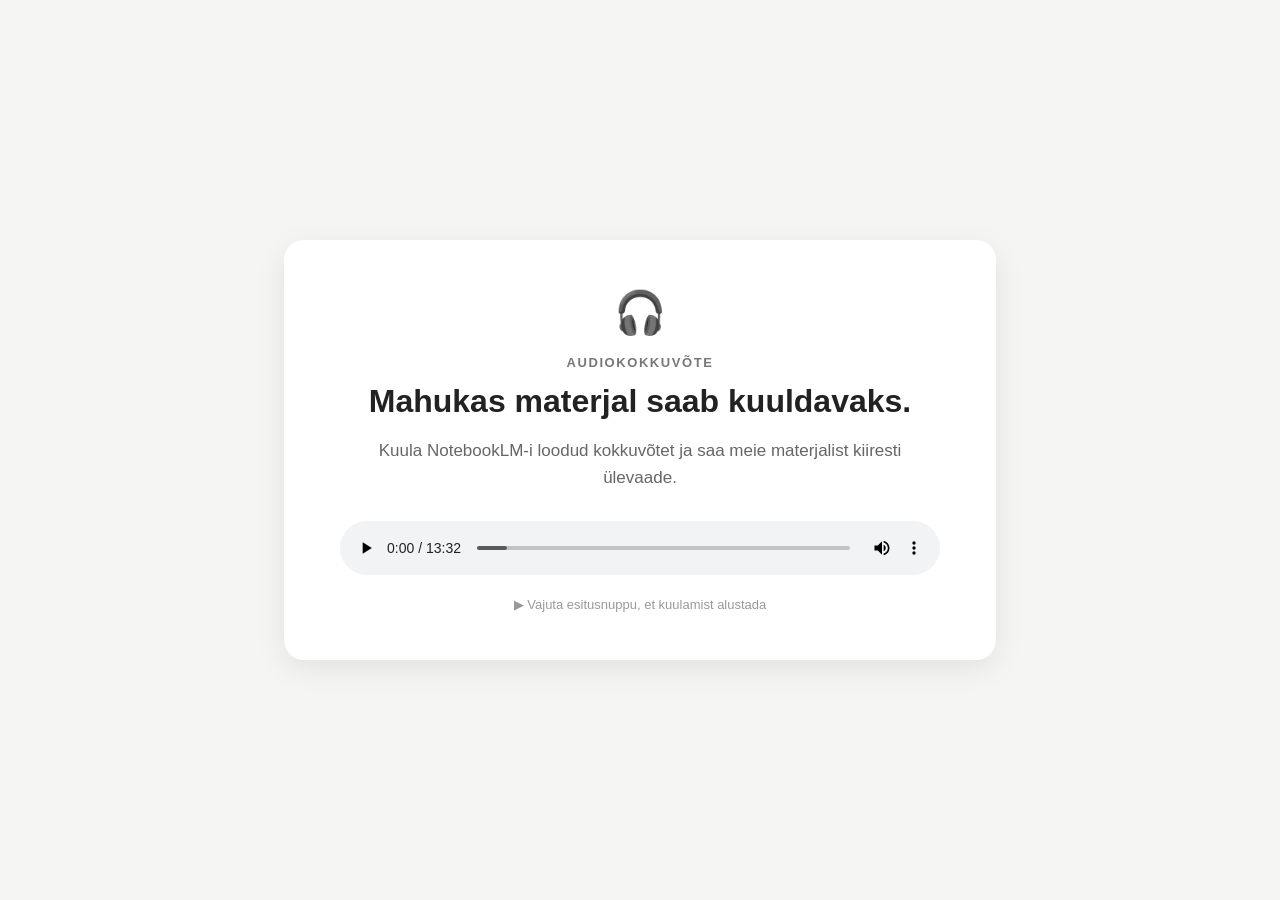
<file: week0/index.html>
<!DOCTYPE html>
<html lang="et">
<head>
  <meta charset="UTF-8">
  <meta name="viewport" content="width=device-width, initial-scale=1.0">
  <title>Audio – NotebookLM</title>
  <link rel="stylesheet" href="style.css">
</head>

<body>

  <main class="container">

    <div class="card">

      <div class="icon">🎧</div>

      <p class="label">AUDIOKOKKUVÕTE</p>

      <h1>Mahukas materjal saab kuuldavaks.</h1>

      <p class="description">
        Kuula NotebookLM-i loodud kokkuvõtet ja saa meie materjalist
        kiiresti ülevaade.
      </p>

      <audio controls preload="metadata">
        <source src="audio/nblm_ao1.mp3" type="audio/mpeg">
        Sinu veebilehitseja ei toeta audio esitust.
      </audio>

      <p class="hint">
        ▶ Vajuta esitusnuppu, et kuulamist alustada
      </p>

    </div>

  </main>

</body>
</html>
</file>
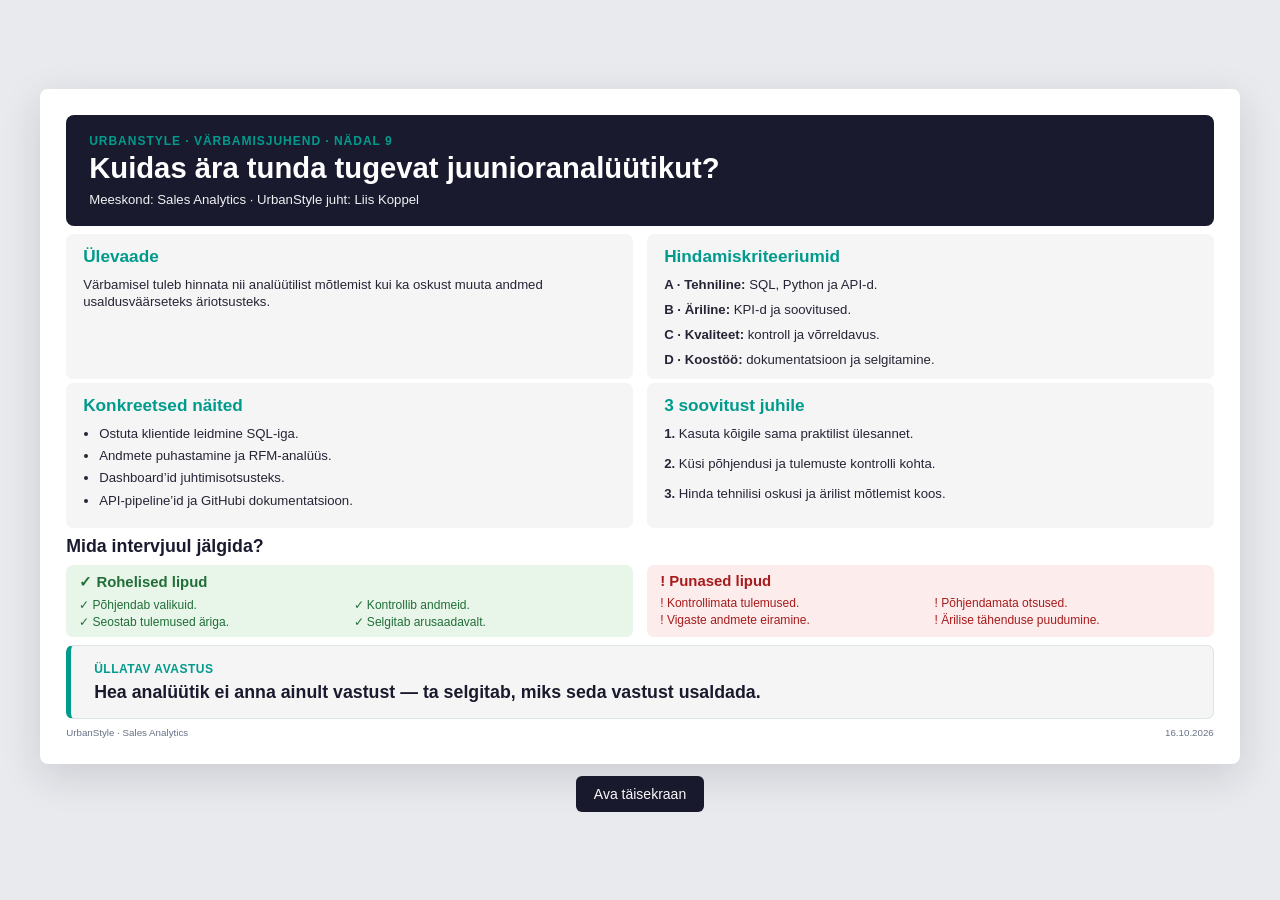
<file: docs/week9/index.html>
<!DOCTYPE html>
<html lang="et">
<head>
  <meta charset="UTF-8">
  <meta name="viewport" content="width=device-width, initial-scale=1.0">
  <title>UrbanStyle – Värbamisjuhend</title>
  <style>
    :root {
      --teal: #009B8D;
      --navy: #1A1A2E;
      --white: #FFFFFF;
      --light: #F5F5F5;
      --green-bg: #E8F5E9;
      --green: #216E39;
      --red-bg: #FDECEC;
      --red: #A61B1B;
      --text: #252536;
      --muted: #667085;
      --border: #DCE5E4;
    }

    * {
      box-sizing: border-box;
    }

    html,
    body {
      margin: 0;
      width: 100%;
      min-height: 100%;
      font-family: Calibri, Arial, sans-serif;
      color: var(--text);
      background: #E9EAEE;
    }

    body {
      min-height: 100vh;
      display: flex;
      flex-direction: column;
      align-items: center;
      justify-content: center;
      padding: 16px;
    }

    .slide {
      width: min(100%, 1200px);
      aspect-ratio: 16 / 9;
      background: var(--white);
      padding: 2.1%;
      display: flex;
      flex-direction: column;
      gap: 1.25%;
      overflow: hidden;
      box-shadow: 0 12px 40px rgba(26, 26, 46, 0.14);
      border-radius: 8px;
      container-type: inline-size;
    }

    .header {
      background: var(--navy);
      color: var(--white);
      border-radius: 8px;
      padding: 1.6% 2%;
      flex-shrink: 0;
    }

    .eyebrow {
      color: var(--teal);
      font-size: clamp(9px, 1.05cqw, 13px);
      font-weight: 700;
      letter-spacing: 0.08em;
      margin-bottom: 0.5%;
    }

    h1 {
      font-size: clamp(20px, 2.55cqw, 31px);
      line-height: 1.08;
      margin: 0 0 0.7%;
      font-weight: 700;
    }

    .meta {
      font-size: clamp(10px, 1.15cqw, 14px);
      color: #F0F0F4;
    }

    .cards {
      display: grid;
      grid-template-columns: 1fr 1fr;
      grid-template-rows: 1fr 1fr;
      gap: 1.25%;
      flex: 1 1 auto;
      min-height: 0;
    }

    .card {
      background: var(--light);
      border-radius: 7px;
      padding: 2.3% 3%;
      min-width: 0;
      overflow: hidden;
    }

    .card h2 {
      color: var(--teal);
      font-size: clamp(12px, 1.5cqw, 18px);
      line-height: 1.1;
      margin: 0 0 2.2%;
    }

    .card p,
    .card li {
      font-size: clamp(10px, 1.15cqw, 14px);
      line-height: 1.24;
    }

    .card p {
      margin: 0 0 1.5%;
    }

    .card ul {
      margin: 0;
      padding-left: 1.1em;
    }

    .card li {
      margin-bottom: 1.1%;
    }

    .criteria p {
      margin-bottom: 1.6%;
    }

    .examples ul {
      padding-left: 1em;
    }

    .recommendations p {
      margin-bottom: 2.5%;
    }

    .flags-title {
      color: var(--navy);
      font-size: clamp(13px, 1.55cqw, 19px);
      margin: 0;
      flex-shrink: 0;
    }

    .flags {
      display: grid;
      grid-template-columns: 1fr 1fr;
      gap: 1.25%;
      flex-shrink: 0;
    }

    .flag {
      border-radius: 7px;
      padding: 1.4% 2.3%;
      min-width: 0;
    }

    .flag.good {
      background: var(--green-bg);
      color: var(--green);
    }

    .flag.bad {
      background: var(--red-bg);
      color: var(--red);
    }

    .flag h3 {
      font-size: clamp(11px, 1.3cqw, 16px);
      margin: 0 0 1.4%;
    }

    .flag ul {
      list-style: none;
      padding: 0;
      margin: 0;
      display: grid;
      grid-template-columns: 1fr 1fr;
      gap: 2px 8px;
    }

    .flag li {
      font-size: clamp(9px, 1.05cqw, 13px);
      line-height: 1.2;
    }

    .discovery {
      background: var(--light);
      border: 1px solid var(--border);
      border-left: 5px solid var(--teal);
      border-radius: 7px;
      padding: 1.4% 2%;
      flex-shrink: 0;
    }

    .discovery-label {
      color: var(--teal);
      font-weight: 700;
      font-size: clamp(9px, 1.05cqw, 13px);
      letter-spacing: 0.04em;
      margin-bottom: 0.5%;
    }

    .discovery p {
      color: var(--navy);
      font-size: clamp(12px, 1.55cqw, 19px);
      line-height: 1.15;
      font-weight: 700;
      margin: 0;
    }

    .footer {
      display: flex;
      justify-content: space-between;
      color: var(--muted);
      font-size: clamp(8px, 0.85cqw, 10px);
      flex-shrink: 0;
    }

    .fullscreen-button {
      margin-top: 12px;
      padding: 10px 18px;
      color: var(--white);
      background: var(--navy);
      border: 0;
      border-radius: 6px;
      font: inherit;
      font-size: 14px;
      cursor: pointer;
    }

    .fullscreen-button:hover {
      background: var(--teal);
    }

    .slide:fullscreen {
      width: 100vw;
      height: 100vh;
      max-width: none;
      aspect-ratio: auto;
      border-radius: 0;
      padding: 2.1vh 2.5vw;
      gap: 1.1vh;
      box-shadow: none;
    }

    .slide:fullscreen .header {
      padding: 1.3vh 2vw;
    }

    .slide:fullscreen h1 {
      font-size: 3.1vw;
    }

    .slide:fullscreen .eyebrow,
    .slide:fullscreen .discovery-label {
      font-size: 1.15vw;
    }

    .slide:fullscreen .meta {
      font-size: 1.25vw;
    }

    .slide:fullscreen .card h2 {
      font-size: 1.65vw;
    }

    .slide:fullscreen .card p,
    .slide:fullscreen .card li {
      font-size: 1.25vw;
    }

    .slide:fullscreen .flag h3 {
      font-size: 1.4vw;
    }

    .slide:fullscreen .flag li {
      font-size: 1.1vw;
    }

    .slide:fullscreen .discovery p {
      font-size: 1.7vw;
    }

    .slide:fullscreen .footer {
      font-size: 0.9vw;
    }

    @media (max-width: 600px) {
      body {
        padding: 8px;
      }

      .slide {
        aspect-ratio: auto;
        min-height: 95vh;
        padding: 12px;
        gap: 10px;
        overflow: visible;
      }

      .header {
        padding: 14px;
      }

      h1 {
        font-size: 24px;
      }

      .eyebrow {
        font-size: 11px;
      }

      .meta {
        font-size: 12px;
        line-height: 1.4;
      }

      .cards {
        grid-template-columns: 1fr;
        grid-template-rows: auto;
        gap: 8px;
      }

      .card {
        padding: 12px;
      }

      .card h2 {
        font-size: 16px;
        margin-bottom: 8px;
      }

      .card p,
      .card li {
        font-size: 13px;
        line-height: 1.3;
      }

      .card li {
        margin-bottom: 5px;
      }

      .flags {
        gap: 8px;
      }

      .flag {
        padding: 10px;
      }

      .flag h3 {
        font-size: 13px;
      }

      .flag ul {
        grid-template-columns: 1fr;
        gap: 5px;
      }

      .flag li {
        font-size: 11px;
      }

      .discovery {
        padding: 10px 12px;
      }

      .discovery-label {
        font-size: 11px;
      }

      .discovery p {
        font-size: 15px;
        line-height: 1.25;
      }

      .footer {
        font-size: 10px;
      }

      .slide:fullscreen {
        padding: 2vh 2vw;
        gap: 1vh;
      }

      .slide:fullscreen h1 {
        font-size: 3.1vw;
      }

      .slide:fullscreen .card h2 {
        font-size: 1.6vw;
      }

      .slide:fullscreen .card p,
      .slide:fullscreen .card li {
        font-size: 1.2vw;
      }
    }

    @media print {
      @page {
        size: 16in 9in;
        margin: 0;
      }

      html,
      body {
        width: 100%;
        height: 100%;
        background: white;
        padding: 0;
      }

      .slide {
        width: 100%;
        height: 100%;
        max-width: none;
        aspect-ratio: 16 / 9;
        border-radius: 0;
        box-shadow: none;
        print-color-adjust: exact;
        -webkit-print-color-adjust: exact;
      }

      .fullscreen-button {
        display: none;
      }
    }
  </style>
</head>
<body>
  <main class="slide" id="slide">
    <header class="header">
      <div class="eyebrow">URBANSTYLE · VÄRBAMISJUHEND · NÄDAL 9</div>
      <h1>Kuidas ära tunda tugevat juunioranalüütikut?</h1>
      <div class="meta">
        Meeskond: Sales Analytics · UrbanStyle juht: Liis Koppel
      </div>
    </header>

    <section class="cards">
      <article class="card">
        <h2>Ülevaade</h2>
        <p>
          Värbamisel tuleb hinnata nii analüütilist mõtlemist
          kui ka oskust muuta andmed usaldusväärseteks äriotsusteks.
        </p>
      </article>

      <article class="card criteria">
        <h2>Hindamiskriteeriumid</h2>
        <p><strong>A · Tehniline:</strong> SQL, Python ja API-d.</p>
        <p><strong>B · Äriline:</strong> KPI-d ja soovitused.</p>
        <p><strong>C · Kvaliteet:</strong> kontroll ja võrreldavus.</p>
        <p><strong>D · Koostöö:</strong> dokumentatsioon ja selgitamine.</p>
      </article>

      <article class="card examples">
        <h2>Konkreetsed näited</h2>
        <ul>
          <li>Ostuta klientide leidmine SQL-iga.</li>
          <li>Andmete puhastamine ja RFM-analüüs.</li>
          <li>Dashboard’id juhtimisotsusteks.</li>
          <li>API-pipeline’id ja GitHubi dokumentatsioon.</li>
        </ul>
      </article>

      <article class="card recommendations">
        <h2>3 soovitust juhile</h2>
        <p><strong>1.</strong> Kasuta kõigile sama praktilist ülesannet.</p>
        <p><strong>2.</strong> Küsi põhjendusi ja tulemuste kontrolli kohta.</p>
        <p><strong>3.</strong> Hinda tehnilisi oskusi ja ärilist mõtlemist koos.</p>
      </article>
    </section>

    <h2 class="flags-title">Mida intervjuul jälgida?</h2>

    <section class="flags">
      <article class="flag good">
        <h3>✓ Rohelised lipud</h3>
        <ul>
          <li>✓ Põhjendab valikuid.</li>
          <li>✓ Kontrollib andmeid.</li>
          <li>✓ Seostab tulemused äriga.</li>
          <li>✓ Selgitab arusaadavalt.</li>
        </ul>
      </article>

      <article class="flag bad">
        <h3>! Punased lipud</h3>
        <ul>
          <li>! Kontrollimata tulemused.</li>
          <li>! Põhjendamata otsused.</li>
          <li>! Vigaste andmete eiramine.</li>
          <li>! Ärilise tähenduse puudumine.</li>
        </ul>
      </article>
    </section>

    <section class="discovery">
      <div class="discovery-label">ÜLLATAV AVASTUS</div>
      <p>
        Hea analüütik ei anna ainult vastust —
        ta selgitab, miks seda vastust usaldada.
      </p>
    </section>

    <footer class="footer">
      <span>UrbanStyle · Sales Analytics</span>
      <span>16.10.2026</span>
    </footer>
  </main>

  <button class="fullscreen-button" id="fullscreenButton" type="button">
    Ava täisekraan
  </button>

  <script>
    const slide = document.getElementById("slide");
    const button = document.getElementById("fullscreenButton");

    button.addEventListener("click", async () => {
      try {
        if (!document.fullscreenElement) {
          await slide.requestFullscreen();
        } else {
          await document.exitFullscreen();
        }
      } catch (error) {
        console.error("Täisekraanivaate avamine ebaõnnestus:", error);
      }
    });

    document.addEventListener("fullscreenchange", () => {
      button.textContent = document.fullscreenElement
        ? "Sulge täisekraan"
        : "Ava täisekraan";
    });
  </script>
</body>
</html>
</file>
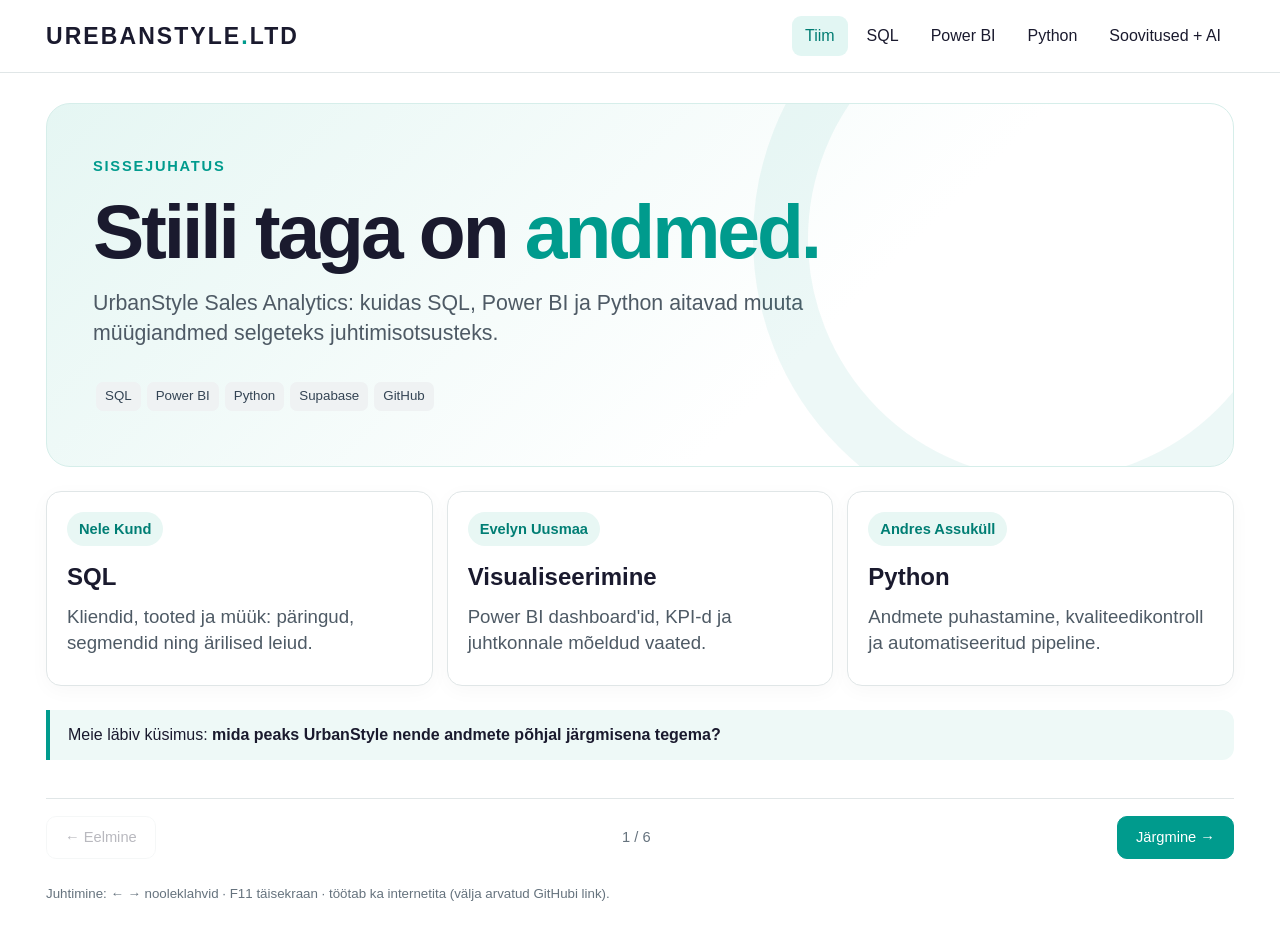
<file: docs/week10/_index.html>
<!doctype html><html lang="et"><head><meta charset="utf-8"><meta name="viewport" content="width=device-width,initial-scale=1"><title>UrbanStyle | Sales Analytics · Live demo</title><style>
:root{--teal:#009B8D;--navy:#1A1A2E;--bg:#fff;--light:#F5F5F5;--line:#e0e6e7;--muted:#66737e;--green:#20875d;--orange:#e58a36}*{box-sizing:border-box}html{scroll-behavior:smooth}body{margin:0;font-family:Calibri,'Segoe UI',Arial,sans-serif;color:var(--navy);background:var(--bg);font-size:14pt;line-height:1.4}button{font:inherit;cursor:pointer}header{position:sticky;top:0;z-index:20;background:#ffffffee;backdrop-filter:blur(12px);border-bottom:1px solid var(--line)}.nav{max-width:1240px;margin:auto;min-height:72px;display:flex;align-items:center;justify-content:space-between;gap:18px;padding:12px 26px}.logo{font-size:23px;font-weight:800;letter-spacing:.09em}.logo b{color:var(--teal)}.navlinks{display:flex;flex-wrap:wrap;gap:6px;margin-left:auto}.logo{white-space:nowrap}.logo-dot{color:var(--teal)}.navlinks button{border:0;background:transparent;padding:9px 13px;border-radius:9px;font-size:12pt;color:var(--navy)}.navlinks button.active,.navlinks button:hover{background:#e2f6f3;color:#007c72}.time{color:var(--muted);font-size:11pt;white-space:nowrap}.shell{max-width:1240px;margin:auto;padding:30px 26px 24px}.slide{display:none;min-height:calc(100vh - 205px);animation:fade .25s ease}.slide.active{display:block}@keyframes fade{from{opacity:.3;transform:translateY(8px)}to{opacity:1;transform:none}}.eyebrow{color:var(--teal);font-size:11pt;font-weight:800;letter-spacing:.12em;text-transform:uppercase}.hero{background:linear-gradient(135deg,#e5f6f3 0%,#fff 65%);border:1px solid #d6eeea;border-radius:24px;padding:52px 46px;position:relative;overflow:hidden}.hero:after{content:'';position:absolute;right:-110px;top:-160px;width:480px;height:480px;border:55px solid #009b8d12;border-radius:50%;pointer-events:none}.hero h1{font-size:clamp(40px,6vw,78px);line-height:1.05;letter-spacing:-.04em;margin:14px 0 18px;max-width:750px}.accent{color:var(--teal)}h2{font-size:24pt;line-height:1.15;letter-spacing:-.025em;margin:12px 0 16px}h3{font-size:18pt;margin:0 0 10px}p{margin:9px 0;color:#4e5a65}small,.small{font-size:10pt;color:var(--muted)}.lead{font-size:16pt;max-width:850px}.grid{display:grid;grid-template-columns:repeat(3,minmax(0,1fr));gap:14px;margin:24px 0}.two{display:grid;grid-template-columns:1.15fr .85fr;gap:18px;margin:20px 0}.card{border:1px solid var(--line);background:white;border-radius:15px;padding:20px;box-shadow:0 5px 20px #1a1a2e08}.card.soft{background:var(--light)}.metric{font-size:33pt;font-weight:800;line-height:1.05;color:var(--teal)}.metric.green{color:var(--green)}.metric.orange{color:var(--orange)}.label{font-size:11pt;color:var(--muted);margin-top:8px}.owner{display:inline-flex;align-items:center;gap:8px;background:#e8f7f4;color:#007e74;border-radius:100px;padding:7px 12px;font-size:11pt;font-weight:700}.pill{display:inline-block;background:#eff2f3;color:#344454;border-radius:7px;padding:5px 9px;margin:3px;font-size:10pt}.insight{border-left:4px solid var(--teal);background:#eef9f7;border-radius:0 12px 12px 0;padding:14px 18px;margin:20px 0;font-size:12pt}.warn{border-left-color:var(--orange);background:#fff6ed}.sectionhead{display:flex;align-items:flex-start;justify-content:space-between;gap:20px}.sectionhead>div:first-child{max-width:790px}ul{margin:12px 0;padding-left:23px}li{margin:10px 0}.code{background:#1A1A2E;color:#e9f4f5;padding:18px;border-radius:13px;font:11pt/1.6 Consolas,monospace;white-space:pre-wrap;overflow:auto}.code em{color:#70d6c8;font-style:normal}.dash{background:var(--light);border:1px solid var(--line);padding:16px;border-radius:18px;margin-top:16px}.dash-top{display:flex;justify-content:space-between;align-items:center;gap:14px;flex-wrap:wrap}.tabs{display:flex;gap:7px;flex-wrap:wrap}.tabs button{background:white;border:1px solid var(--line);border-radius:9px;padding:9px 13px;font-size:11pt;color:var(--navy)}.tabs button.active{background:var(--teal);border-color:var(--teal);color:white}.dash-kpis{display:grid;grid-template-columns:repeat(4,1fr);gap:10px;margin:14px 0}.dash-kpis .card{padding:15px}.dash-kpis .metric{font-size:23pt}.dash-panels{display:grid;grid-template-columns:1.55fr 1fr;gap:12px}.panel{background:white;border:1px solid var(--line);border-radius:13px;padding:16px;min-height:245px}.panel-title{font-weight:800;font-size:12pt;margin-bottom:8px}.panel svg{width:100%;height:215px}.chart-note{font-size:10pt;color:var(--muted);margin-top:8px}.flow{display:flex;align-items:stretch;gap:9px;flex-wrap:wrap;margin:24px 0}.flow .node{flex:1;min-width:150px;border:1px solid #c7e9e4;background:#eef9f7;border-radius:13px;padding:16px}.flow .node b{display:block;font-size:13pt}.flow .node span{font-size:10pt;color:var(--muted)}.flow .arrow{align-self:center;color:var(--teal);font-weight:800;font-size:20pt}.rec{display:flex;align-items:flex-start;gap:14px;margin:15px 0}.recnum{background:var(--teal);color:white;display:grid;place-items:center;border-radius:10px;width:38px;height:38px;flex:none;font-weight:800}.rec b{font-size:13pt}.rec p{font-size:11pt}.foot{display:flex;align-items:center;justify-content:space-between;gap:12px;border-top:1px solid var(--line);padding:17px 0}.btn{background:white;border:1px solid var(--line);border-radius:10px;padding:10px 18px;font-size:11pt;color:var(--navy)}.btn.primary{background:var(--teal);color:white;border-color:var(--teal)}.btn:disabled{opacity:.3;cursor:default}.counter{font-size:11pt;color:var(--muted)}a{color:#007c72}.source{font-size:10pt;color:var(--muted)}@media(max-width:800px){.nav{align-items:center;flex-direction:row;flex-wrap:wrap}.navlinks{margin-left:0}.shell{padding:20px 14px}.hero{padding:30px 22px}.grid,.two,.dash-panels{grid-template-columns:1fr}.dash-kpis{grid-template-columns:repeat(2,1fr)}.flow .arrow{display:none}.time{display:none}}@media print{header,.foot{display:none}.slide{display:block!important;page-break-after:always;min-height:auto}.shell{max-width:none}.dash{break-inside:avoid}}

.demo-switch{display:flex;gap:7px;flex-wrap:wrap;margin:12px 0}.demo-switch button{background:white;border:1px solid var(--line);border-radius:9px;padding:9px 13px;font-size:11pt;color:var(--navy)}.demo-switch button.active{background:var(--teal);border-color:var(--teal);color:white}.demo-area{background:var(--light);border:1px solid var(--line);border-radius:16px;padding:16px;margin:14px 0}.demo-layout{display:grid;grid-template-columns:1.1fr .9fr;gap:14px}.demo-layout .card{min-height:175px}.demo-area .code{font-size:10pt;min-height:155px}.demo-result{display:flex;align-items:center;justify-content:center;min-height:145px;text-align:center;flex-direction:column}.demo-result .metric{font-size:36pt}.demo-caption{font-size:10pt;color:var(--muted);margin-top:7px}.flow .node{cursor:pointer;transition:.15s}.flow .node.active,.flow .node:hover{border:2px solid var(--teal);background:#dcf6f0;padding:15px}.status-pill{border-radius:8px;padding:7px 12px;border:1px solid var(--line);background:white;color:var(--navy);font-size:11pt}.status-pill.active{background:var(--teal);color:white}.status-pill.warn.active{background:var(--orange);border-color:var(--orange)}.status-pill.fail.active{background:#a34e45;border-color:#a34e45}.status-output{padding:14px;background:white;border:1px solid var(--line);border-radius:12px;min-height:112px;white-space:pre-line;display:flex;align-items:flex-start;overflow:auto}.mono{font-family:Consolas,monospace;font-size:10pt}.demo-area h3{font-size:15pt}.demo-area p{font-size:11pt}@media(max-width:800px){.demo-layout{grid-template-columns:1fr}}

/* Python: reserve identical layout space for every status, including WARNING. */
#pythonFlow + .demo-area .demo-layout{align-items:stretch}
#pythonFlow + .demo-area .demo-layout > .card{min-height:355px;display:flex;flex-direction:column}
#pythonFlow + .demo-area .demo-layout .status-output{height:130px;min-height:130px;max-height:130px;flex:0 0 130px;overflow-y:auto;overflow-x:hidden;align-items:flex-start}
#pythonFlow + .demo-area .demo-layout .demo-caption{margin-top:auto;padding-top:9px}
#pythonFlow + .demo-area .demo-layout .code{flex:1;min-height:155px}
@media(max-width:800px){#pythonFlow + .demo-area .demo-layout > .card{min-height:0}#pythonFlow + .demo-area .demo-layout .status-output{height:150px;min-height:150px;max-height:150px;flex-basis:150px}}
.closing{min-height:calc(100vh - 250px);display:flex;flex-direction:column;align-items:center;justify-content:center;text-align:center;padding:55px 20px;background:radial-gradient(circle at 50% 35%,#e2f7f3 0%,#fff 65%);border:1px solid #d9eeea;border-radius:24px}.closing-symbol{font-size:64px;color:var(--teal);margin:16px 0 0}.closing h1{font-size:clamp(44px,7vw,90px);line-height:1.05;letter-spacing:-.045em;margin:12px 0 20px;color:var(--navy)}.closing-slogan{font-size:clamp(16px,2.3vw,25px);max-width:730px;color:#50616c}.closing-rule{width:95px;height:4px;background:var(--teal);border-radius:9px;margin:27px 0 15px}.closing-names{font-size:13pt;color:var(--muted)}
</style></head><body><header><div class="nav"><div class="logo">UREBANSTYLE<span class="logo-dot">.</span>LTD</div><nav class="navlinks" aria-label="Esitluse osad"><button data-go="0">Tiim</button><button data-go="1">SQL</button><button data-go="2">Power BI</button><button data-go="3">Python</button><button data-go="4">Soovitused + AI</button></nav></div></header><main class="shell">
<section class="slide active"><div class="hero"><div class="eyebrow">SISSEJUHATUS</div><h1>Stiili taga on <span class="accent">andmed.</span></h1><p class="lead">UrbanStyle Sales Analytics: kuidas SQL, Power BI ja Python aitavad muuta müügiandmed selgeteks juhtimisotsusteks.</p><div style="margin-top:30px"><span class="pill">SQL</span><span class="pill">Power BI</span><span class="pill">Python</span><span class="pill">Supabase</span><span class="pill">GitHub</span></div></div><div class="grid"><div class="card"><span class="owner">Nele Kund</span><h3 style="margin-top:14px">SQL</h3><p>Kliendid, tooted ja müük: päringud, segmendid ning ärilised leiud.</p></div><div class="card"><span class="owner">Evelyn Uusmaa</span><h3 style="margin-top:14px">Visualiseerimine</h3><p>Power BI dashboard'id, KPI-d ja juhtkonnale mõeldud vaated.</p></div><div class="card"><span class="owner">Andres Assuküll</span><h3 style="margin-top:14px">Python</h3><p>Andmete puhastamine, kvaliteedikontroll ja automatiseeritud pipeline.</p></div></div><div class="insight">Meie läbiv küsimus: <b>mida peaks UrbanStyle nende andmete põhjal järgmisena tegema?</b></div></section>
<section class="slide"><div class="sectionhead"><div><div class="eyebrow">SQL &amp; ANDMEANALÜÜS</div><h2>Vali äriküsimus — näe SQL-i ja tulemust</h2><p>Kolm dokumenteeritud leidu, kolm päringuideed. Vali teema, et näidata SQL-loogikat ja selle ärilist tähendust.</p></div><span class="owner">Nele</span></div>
<div class="demo-area"><div class="demo-switch" aria-label="SQL näidete valik"><button data-sql="inactive">Ostuta kliendid</button><button data-sql="vip">VIP-segment</button><button data-sql="stock">Laoseis</button></div><div class="demo-layout"><div class="card"><h3 id="sqlTitle">SQL päring</h3><div class="code" id="sqlCode"></div><div class="demo-caption">Näidisloogika: SQL on illustreeriv, mitte brauseris käivitatav andmebaasipäring.</div></div><div class="card"><h3>Analüüsi tulemus</h3><div class="demo-result"><div class="metric" id="sqlValue"></div><b id="sqlLabel"></b><p id="sqlDetail"></p></div></div></div><div class="insight" id="sqlInsight"></div></div>
<div class="grid"><div class="card"><b>JOIN</b><p>Klientide ja ostude ühendamine.</p></div><div class="card"><b>GROUP BY</b><p>Kliendisegmentide ja toodete kokkuvõtted.</p></div><div class="card"><b>Äriotsus</b><p>Leid → sihtgrupp → mõõdetav tegevus.</p></div></div></section>
<section class="slide"><div class="sectionhead"><div><div class="eyebrow">VISUALISEERIMINE</div><h2>Juhtimis-dashboard: üks vaade, mitu otsust</h2><p>Power BI-st inspireeritud interaktiivne näidisvaade projekti dokumenteeritud KPI-de põhjal.</p></div><span class="owner">Evelyn</span></div><div class="dash"><div class="dash-top"><b>URBANSTYLE / juhtimisülevaade</b><div class="tabs"><button data-tab="overview">Ülevaade</button><button data-tab="channels">Müügikanalid</button><button data-tab="rfm">Kliendisegmendid</button></div></div><div class="dash-kpis" id="dashKpis"></div><div class="dash-panels"><div class="panel"><div class="panel-title" id="mainTitle"></div><div id="mainViz"></div></div><div class="panel"><div class="panel-title" id="sideTitle"></div><div id="sideViz"></div></div></div><div class="chart-note" id="dashNote"></div></div><div class="insight" id="dashTakeaway"></div></section>
<section class="slide"><div class="sectionhead"><div><div class="eyebrow">PYTHON &amp; AUTOMATISEERIMINE</div><h2>Klõpsa töövoo etapil või katseta veastsenaariumi</h2><p>Nädala 8 pipeline'i interaktiivne selgitus. Simulatsioon näitab dokumenteeritud tööloogikat — päris API-päringuid ei tehta.</p></div><span class="owner">Andres</span></div>
<div class="flow" id="pythonFlow"><button class="node" data-stage="fetch"><b>Supabase API</b><span>Andmete pärimine</span></button><div class="arrow">→</div><button class="node" data-stage="transform"><b>Pandas</b><span>Puhastus ja KPI-d</span></button><div class="arrow">→</div><button class="node" data-stage="export"><b>Plotly</b><span>HTML + CSV</span></button><div class="arrow">→</div><button class="node" data-stage="notify"><b>Teavitus</b><span>E-kirja staatus</span></button></div>
<div class="demo-area"><div class="demo-layout"><div class="card"><h3 id="stageTitle"></h3><p id="stageText"></p><div class="code" id="stageCode"></div></div><div class="card"><h3>Käivituse stsenaarium</h3><div class="demo-switch"><button class="status-pill" data-status="success">SUCCESS</button><button class="status-pill warn" data-status="warning">WARNING</button><button class="status-pill fail" data-status="failure">FAILURE</button></div><div class="status-output" id="statusOutput" aria-live="polite"></div><div class="demo-caption">Näidisolekud; ei käivita pipeline'i ega saada e-kirju.</div></div></div></div>
<div class="grid"><div class="card"><div class="metric green">2–5 min</div><div class="label">automaatne jooksutus · hinnang</div></div><div class="card"><div class="metric">55–100 min</div><div class="label">käsitsi töö · hinnang</div></div><div class="card"><div class="metric">3×</div><div class="label">ühenduse korduskatse · 30 s vahe</div></div></div><div class="insight">Python muudab analüüsi <b>korratavaks ja jälgitavaks</b>. Kui Supabase ei vasta, ei kasutata vigaseid andmeid; varuandmeallikat veel pole.</div></section>
<section class="slide"><div class="sectionhead"><div><div class="eyebrow">KOKKUVÕTE</div><h2>Kolm soovitust ja üks oluline AI õppetund</h2><p>Soovitused on seotud konkreetse andmeleiu ja mõõdetava järeltegevusega.</p></div><span class="owner">Kogu tiim</span></div><div class="two"><div class="card"><h3>Kolm soovitust juhtkonnale</h3><div class="rec"><div class="recnum">1</div><div><b>Aktiveeri ostuta kliendid.</b><p>Katseta 599 kliendiga 30-päevast kampaaniat; mõõda esmaostude määra ja lisakäivet kontrollrühma suhtes.</p></div></div><div class="rec"><div class="recnum">2</div><div><b>Hoia VIP-kliente.</b><p>Alusta 19 VIP-kliendi hoidmise plaanist; jälgi kord kuus kordusoste ja segmendi käibe osakaalu.</p></div></div><div class="rec"><div class="recnum">3</div><div><b>Automatiseeri kvaliteedi- ja laoseisuhoiatused.</b><p>Kontrolli iga pipeline'i käivitusega summaerinevusi, negatiivseid väärtusi ning tellimispunktist allpool olevaid tooteid.</p></div></div></div><div class="card soft"><h3>AI projektitöös</h3><ul><li><b>Materjalide süntees:</b> NotebookLM ja ühine dokumentatsioon.</li><li><b>Tehniline abiline:</b> SQL/Pythoni ideede, kontrollküsimuste ja dokumentatsiooni struktureerimine — täpne kasutus vajab tiimi kinnitust.</li><li><b>Esitluse ettevalmistus:</b> loo selge andmelugu ja kontrolli iga numbrit lähtefailist.</li></ul><div class="insight">Õppetund: <b>AI kiirendab tööd, kuid ei asenda andmete valideerimist ega analüütiku vastutust.</b></div></div></div><p class="source">Allikas: <a href="https://github.com/andres-assukyll/urbanstyle-sales-analytics" target="_blank" rel="noopener">UrbanStyle Sales Analytics GitHub</a> (nädalad 3–8). Projektis leidub erineva ulatuse ja arvutusreegliga käibenäitajaid; esitluses on eristatud dokumenteeritud leiud ja illustratiivsed dashboard-vaated.</p></section>
<section class="slide"><div class="closing"><div class="eyebrow">URBANSTYLE.LTD · SALES ANALYTICS</div><div class="closing-symbol" aria-hidden="true">✦</div><h1>Aitäh kuulamast!</h1><p class="closing-slogan">Andmetest arusaamiseni. Arusaamisest paremate otsusteni.</p><div class="closing-rule"></div><p class="closing-names">Nele · Evelyn · Andres</p></div></section>
<div class="foot"><button class="btn" id="prev">← Eelmine</button><div class="counter" id="counter">1 / 5</div><button class="btn primary" id="next">Järgmine →</button></div><p class="small">Juhtimine: ← → nooleklahvid · F11 täisekraan · töötab ka internetita (välja arvatud GitHubi link).</p></main>
<script>
const slides=[...document.querySelectorAll('.slide')],goButtons=[...document.querySelectorAll('[data-go]')];let current=0;function show(i){current=Math.max(0,Math.min(slides.length-1,i));slides.forEach((s,j)=>s.classList.toggle('active',i===j));goButtons.forEach((b,j)=>b.classList.toggle('active',j===current));document.getElementById('counter').textContent=`${current+1} / ${slides.length}`;document.getElementById('prev').disabled=current===0;document.getElementById('next').disabled=current===slides.length-1;window.scrollTo({top:0,behavior:'instant'})}goButtons.forEach(b=>b.addEventListener('click',()=>show(Number(b.dataset.go))));document.getElementById('prev').onclick=()=>show(current-1);document.getElementById('next').onclick=()=>show(current+1);document.addEventListener('keydown',e=>{if(e.key==='ArrowRight')show(current+1);if(e.key==='ArrowLeft')show(current-1)});
const kpi=(v,l,cls='')=>`<div class="card"><div class="metric ${cls}">${v}</div><div class="label">${l}</div></div>`;
function lineSvg(){const pts=[94,90,99,102,108,105,112,117,119,128,124,137];const coords=pts.map((v,i)=>`${42+i*43},${180-(v-80)*2.35}`).join(' ');return `<svg viewBox="0 0 570 215" role="img" aria-label="Illustratiivne tõusev müügitrend"><g stroke="#e6ebeb" stroke-width="1">${[40,80,120,160].map(y=>`<line x1="36" y1="${y}" x2="545" y2="${y}"/>`).join('')}</g><polygon points="42,180 ${coords} 515,180" fill="#009b8d16"/><polyline points="${coords}" fill="none" stroke="#009B8D" stroke-width="4" stroke-linejoin="round" stroke-linecap="round"/>${pts.map((v,i)=>`<circle cx="${42+i*43}" cy="${180-(v-80)*2.35}" r="3" fill="#009B8D"/>`).join('')}<g font-size="12" fill="#66737e"><text x="36" y="205">2023</text><text x="495" y="205">2024</text></g></svg>`}
function donutSvg(parts){let off=0;const circles=parts.map(p=>{const c=`<circle cx="110" cy="104" r="65" fill="none" stroke="${p.c}" stroke-width="34" stroke-dasharray="${p.v} ${100-p.v}" stroke-dashoffset="${-off}" pathLength="100" transform="rotate(-90 110 104)"/>`;off+=p.v;return c}).join('');return `<svg viewBox="0 0 330 215" role="img" aria-label="Jaotusdiagramm">${circles}<circle cx="110" cy="104" r="42" fill="white"/><text x="110" y="109" text-anchor="middle" font-size="15" font-weight="700" fill="#1A1A2E">100%</text>${parts.map((p,i)=>`<rect x="218" y="${46+i*29}" width="10" height="10" rx="2" fill="${p.c}"/><text x="234" y="${56+i*29}" font-size="11" fill="#344454">${p.n} ${p.v}%</text>`).join('')}</svg>`}
function segmentsSvg(){const rows=[['Potential',768,30.2],['Loyal',678,26.7],['At Risk',524,20.6],['VIP Champions',453,17.8],['Lost',117,4.6]];return `<svg viewBox="0 0 570 215" role="img" aria-label="RFM kliendisegmentide osakaalud">${rows.map((r,i)=>`<text x="8" y="${27+i*39}" fill="#1A1A2E" font-size="13">${r[0]}</text><rect x="135" y="${13+i*39}" width="330" height="17" rx="5" fill="#edf1f1"/><rect x="135" y="${13+i*39}" width="${r[2]/32*330}" height="17" rx="5" fill="${i===2||i===4?'#e58a36':'#009B8D'}"/><text x="480" y="${27+i*39}" font-size="12" fill="#4e5a65">${r[2]}%</text>`).join('')}</svg>`}
function channelsSvg(){return `<svg viewBox="0 0 570 215" role="img" aria-label="Tallinna ja e-poe osakaal"><text x="12" y="28" font-size="12" fill="#66737e">Dokumenteeritud suurimad kanalid</text>${[['Tallinn',37,'#009B8D'],['E-pood',34.5,'#55b5ac'],['Muud kokku',28.5,'#b9c6c7']].map((r,i)=>`<text x="12" y="${70+i*49}" font-size="13" fill="#1A1A2E">${r[0]}</text><rect x="142" y="${55+i*49}" width="330" height="21" rx="5" fill="#edf1f1"/><rect x="142" y="${55+i*49}" width="${r[1]/40*330}" height="21" rx="5" fill="${r[2]}"/><text x="485" y="${71+i*49}" font-size="13" fill="#1A1A2E">~${r[1]}%</text>`).join('')}</svg>`}
const views={overview:{k:[['2,91 mln €','kogu müügitulu'],['19,08%','2024 vs 2023 kasv','green'],['~2 551','ostnud klienti'],['~37%','Tallinna kanali osakaal']],main:'Müügidünaamika — trendi illustratsioon',side:'Müügikanalite osakaal',viz:lineSvg(),sideviz:donutSvg([{n:'Tallinn',v:37,c:'#009B8D'},{n:'E-pood',v:35,c:'#55b5ac'},{n:'Muu',v:28,c:'#bdc8c8'}]),note:'KPI-d: nädala 5 raport. Joongraafiku kuupunktid on illustratiivsed; sektordiagrammi osakaalud ümardatud.',take:'Järeldus: kasv on positiivne, kuid otsused peavad arvestama kanalite erinevusi ja võrreldavate perioodide täielikkust.'},channels:{k:[['~37%','Tallinna käibeosakaal'],['~35%','e-poe käibeosakaal'],['2','peamist käibekanalit'],['19,08%','aastane kasv','green']],main:'Müügitulu jaotus kanali järgi',side:'Kanalite osakaal',viz:channelsSvg(),sideviz:donutSvg([{n:'Tallinn',v:37,c:'#009B8D'},{n:'E-pood',v:35,c:'#55b5ac'},{n:'Muu',v:28,c:'#bdc8c8'}]),note:'Osakaalud on nädala 5 dokumentatsiooni põhjal ligikaudsed ja ümardatud. „Muud kokku” on jääk.',take:'Järeldus: Tallinn ja e-pood on kaks suurimat käibeallikat; võrdle neid edaspidi ka marginaali ja tagastuste alusel.'},rfm:{k:[['768','Potential-klienti'],['678','Loyal-klienti'],['524','At Risk klienti','orange'],['453','VIP Champions']],main:'RFM-segmendid — klientide jaotus',side:'Risk ja võimalus',viz:segmentsSvg(),sideviz:donutSvg([{n:'Potential',v:30.2,c:'#009B8D'},{n:'Loyal',v:26.7,c:'#55b5ac'},{n:'At Risk',v:20.6,c:'#e58a36'},{n:'VIP',v:17.8,c:'#20875d'},{n:'Lost',v:4.7,c:'#b9c6c7'}]),note:'RFM: nädal 7, segmendid 768 / 678 / 524 / 453 / 117 klienti. Protsendid on ümardatud; donutis Lost 4,7% summa tasakaalustamiseks.',take:'Järeldus: At Risk vajab tagasivõitmist, Potential aktiveerimist ja VIP hoidmist. RFM VIP Champions ei ole sama definitsioon mis nädala 4 19 VIP-klienti.'}};
function draw(key){const d=views[key];document.getElementById('dashKpis').innerHTML=d.k.map(x=>kpi(...x)).join('');document.getElementById('mainTitle').textContent=d.main;document.getElementById('sideTitle').textContent=d.side;document.getElementById('mainViz').innerHTML=d.viz;document.getElementById('sideViz').innerHTML=d.sideviz;document.getElementById('dashNote').textContent=d.note;document.getElementById('dashTakeaway').textContent=d.take;document.querySelectorAll('[data-tab]').forEach(b=>b.classList.toggle('active',b.dataset.tab===key))}document.querySelectorAll('[data-tab]').forEach(b=>b.onclick=()=>draw(b.dataset.tab));draw('overview');show(0);

const sqlCases={
inactive:{title:'Ostuta klientide leidmine',code:'SELECT c.customer_id\nFROM customers c\nLEFT JOIN sales s\n  ON c.customer_id = s.customer_id\nWHERE s.customer_id IS NULL;',value:'599',label:'registreeritud klienti ilma ostuta',detail:'Ligikaudu 19% kliendibaasist · nädal 3',insight:'Tegevus: katseta 30-päevast aktiveerimiskampaaniat ja mõõda esmaoste.'},
vip:{title:'VIP-klientide väärtuse analüüs',code:'-- Kontseptuaalne segmentide koond\nSELECT segment,\n       COUNT(*) AS clients,\n       SUM(revenue) AS turnover\nFROM customer_segments\nGROUP BY segment;',value:'19',label:'VIP-klienti',detail:'13,2% käibest · nädal 4',insight:'Tegevus: jälgi VIP-segmendi kordusoste. Näidispäringu segmentide tabel on illustratiivne.'},
stock:{title:'Juurdetellimise vajadus',code:'-- Kontseptuaalne varude kontroll\nSELECT product_id, stock_qty,\n       reorder_point\nFROM inventory\nWHERE stock_qty < reorder_point;',value:'231',label:'juurdetellimist vajavat toodet',detail:'Nädala 3 koondraport',insight:'Tegevus: prioriseeri tooted müügikiiruse ja laoseisu põhjal; näidisväljad vajavad skeemiga kontrollimist.'}};
function showSql(key){const d=sqlCases[key];document.getElementById('sqlTitle').textContent=d.title;document.getElementById('sqlCode').textContent=d.code;document.getElementById('sqlValue').textContent=d.value;document.getElementById('sqlLabel').textContent=d.label;document.getElementById('sqlDetail').textContent=d.detail;document.getElementById('sqlInsight').textContent=d.insight;document.querySelectorAll('[data-sql]').forEach(b=>b.classList.toggle('active',b.dataset.sql===key))}
document.querySelectorAll('[data-sql]').forEach(b=>b.onclick=()=>showSql(b.dataset.sql));showSql('inactive');
const stages={fetch:{title:'1. Andmete laadimine',desc:'Supabase API-st loetakse müügi-, kliendi- ja tooteandmed lehekülgede kaupa. Ajaperioodi saab käsureal valida.',code:'fetch_sales(start_date, end_date)\n# pagination: 1000 rida / leht'},transform:{title:'2. Puhastus ja KPI-d',desc:'Pandas valmistab andmed analüüsiks ette ning arvutab kogutulu, unikaalsed kliendid ja keskmise tellimuse väärtuse.',code:'prepare_roll_c_input(sales, customers)\n# weekly_revenue, KPIs, merged'},export:{title:'3. Graafikud ja failid',desc:'Plotly koostab nädalase müügitulu graafiku ja KPI-tabeli. Tulemused salvestatakse CSV ja HTML failidena.',code:'create_weekly_chart(weekly)\ncreate_kpi_summary(kpis)\nexport_results(...)'},notify:{title:'4. Veakäsitlus ja teavitus',desc:'Pipeline koondab perioodide tulemused ja saadab ühe e-kirja olekuga SUCCESS, WARNING või FAILURE.',code:'send_status_notification(...)\n# üks teavitus kogu jooksu kohta'}};
function showStage(key){const d=stages[key];document.getElementById('stageTitle').textContent=d.title;document.getElementById('stageText').textContent=d.desc;document.getElementById('stageCode').textContent=d.code;document.querySelectorAll('[data-stage]').forEach(b=>b.classList.toggle('active',b.dataset.stage===key))}
document.querySelectorAll('[data-stage]').forEach(b=>b.onclick=()=>showStage(b.dataset.stage));showStage('fetch');
const statuses={success:'✓ Kõik valitud perioodid õnnestusid.\nVäljund: KPI-d, CSV, HTML ja üks koond-e-kiri.',warning:'! Mõni periood õnnestus, mõni ebaõnnestus.\nÜlejäänud perioodid jätkuvad; teavitus: WARNING.',failure:'× Kõik valitud perioodid ebaõnnestusid.\n3 korduskatset, 30 s vahega; vigaste andmetega ei jätkata.'};
function showStatus(key){document.getElementById('statusOutput').textContent=statuses[key];document.querySelectorAll('[data-status]').forEach(b=>b.classList.toggle('active',b.dataset.status===key))}
document.querySelectorAll('[data-status]').forEach(b=>b.onclick=()=>showStatus(b.dataset.status));showStatus('success');
</script></body></html>
</file>
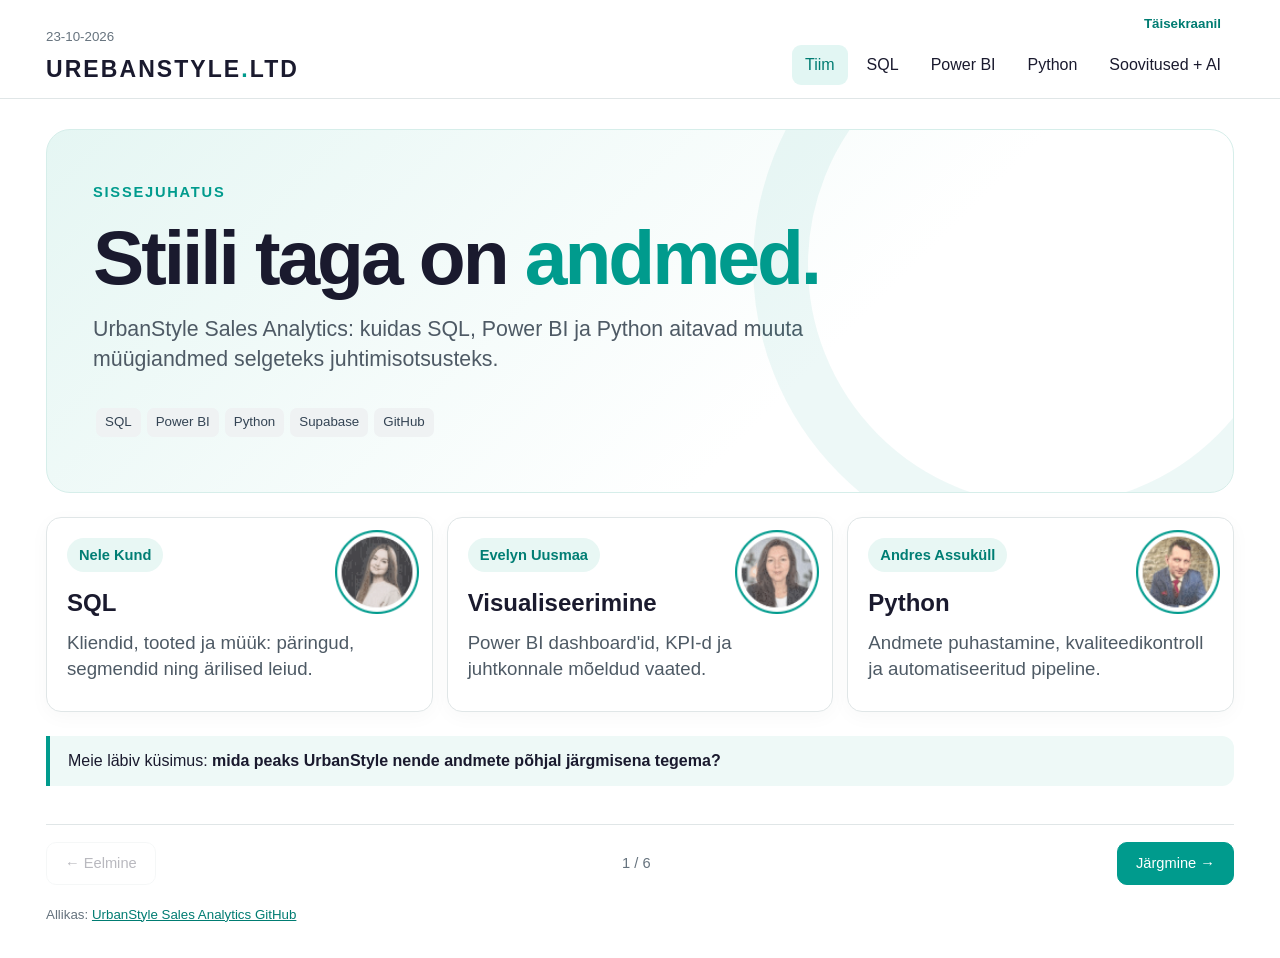
<file: docs/week10/demo2.html>
<!doctype html><html lang="et"><head><meta charset="utf-8"><meta name="viewport" content="width=device-width,initial-scale=1"><title>UrbanStyle | Sales Analytics · Live demo</title><style>
:root{--teal:#009B8D;--navy:#1A1A2E;--bg:#fff;--light:#F5F5F5;--line:#e0e6e7;--muted:#66737e;--green:#20875d;--orange:#e58a36}*{box-sizing:border-box}html{scroll-behavior:smooth}body{margin:0;font-family:Calibri,'Segoe UI',Arial,sans-serif;color:var(--navy);background:var(--bg);font-size:14pt;line-height:1.4}button{font:inherit;cursor:pointer}header{position:sticky;top:0;z-index:20;background:#ffffffee;backdrop-filter:blur(12px);border-bottom:1px solid var(--line)}.nav{max-width:1240px;margin:auto;min-height:72px;display:flex;align-items:center;justify-content:space-between;gap:18px;padding:12px 26px}.logo{font-size:23px;font-weight:800;letter-spacing:.09em}.logo b{color:var(--teal)}.navlinks{display:flex;flex-wrap:wrap;gap:6px;margin-left:auto}.logo{white-space:nowrap}.logo-dot{color:var(--teal)}.navlinks button{border:0;background:transparent;padding:9px 13px;border-radius:9px;font-size:12pt;color:var(--navy)}.navlinks button.active,.navlinks button:hover{background:#e2f6f3;color:#007c72}.time{color:var(--muted);font-size:11pt;white-space:nowrap}.shell{max-width:1240px;margin:auto;padding:30px 26px 24px}.slide{display:none;min-height:calc(100vh - 205px);animation:fade .25s ease}.slide.active{display:block}@keyframes fade{from{opacity:.3;transform:translateY(8px)}to{opacity:1;transform:none}}.eyebrow{color:var(--teal);font-size:11pt;font-weight:800;letter-spacing:.12em;text-transform:uppercase}.hero{background:linear-gradient(135deg,#e5f6f3 0%,#fff 65%);border:1px solid #d6eeea;border-radius:24px;padding:52px 46px;position:relative;overflow:hidden}.hero:after{content:'';position:absolute;right:-110px;top:-160px;width:480px;height:480px;border:55px solid #009b8d12;border-radius:50%;pointer-events:none}.hero h1{font-size:clamp(40px,6vw,78px);line-height:1.05;letter-spacing:-.04em;margin:14px 0 18px;max-width:750px}.accent{color:var(--teal)}h2{font-size:24pt;line-height:1.15;letter-spacing:-.025em;margin:12px 0 16px}h3{font-size:18pt;margin:0 0 10px}p{margin:9px 0;color:#4e5a65}small,.small{font-size:10pt;color:var(--muted)}.lead{font-size:16pt;max-width:850px}.grid{display:grid;grid-template-columns:repeat(3,minmax(0,1fr));gap:14px;margin:24px 0}.two{display:grid;grid-template-columns:1.15fr .85fr;gap:18px;margin:20px 0}.card{border:1px solid var(--line);background:white;border-radius:15px;padding:20px;box-shadow:0 5px 20px #1a1a2e08}.card.soft{background:var(--light)}.metric{font-size:33pt;font-weight:800;line-height:1.05;color:var(--teal)}.metric.green{color:var(--green)}.metric.orange{color:var(--orange)}.label{font-size:11pt;color:var(--muted);margin-top:8px}.owner{display:inline-flex;align-items:center;gap:8px;background:#e8f7f4;color:#007e74;border-radius:100px;padding:7px 12px;font-size:11pt;font-weight:700}.pill{display:inline-block;background:#eff2f3;color:#344454;border-radius:7px;padding:5px 9px;margin:3px;font-size:10pt}.insight{border-left:4px solid var(--teal);background:#eef9f7;border-radius:0 12px 12px 0;padding:14px 18px;margin:20px 0;font-size:12pt}.warn{border-left-color:var(--orange);background:#fff6ed}.sectionhead{display:flex;align-items:flex-start;justify-content:space-between;gap:20px}.sectionhead>div:first-child{max-width:790px}ul{margin:12px 0;padding-left:23px}li{margin:10px 0}.code{background:#1A1A2E;color:#e9f4f5;padding:18px;border-radius:13px;font:11pt/1.6 Consolas,monospace;white-space:pre-wrap;overflow:auto}.code em{color:#70d6c8;font-style:normal}.dash{background:var(--light);border:1px solid var(--line);padding:16px;border-radius:18px;margin-top:16px}.dash-top{display:flex;justify-content:space-between;align-items:center;gap:14px;flex-wrap:wrap}.tabs{display:flex;gap:7px;flex-wrap:wrap}.tabs button{background:white;border:1px solid var(--line);border-radius:9px;padding:9px 13px;font-size:11pt;color:var(--navy)}.tabs button.active{background:var(--teal);border-color:var(--teal);color:white}.dash-kpis{display:grid;grid-template-columns:repeat(4,1fr);gap:10px;margin:14px 0}.dash-kpis .card{padding:15px}.dash-kpis .metric{font-size:23pt}.dash-panels{display:grid;grid-template-columns:1.55fr 1fr;gap:12px}.panel{background:white;border:1px solid var(--line);border-radius:13px;padding:16px;min-height:245px}.panel-title{font-weight:800;font-size:12pt;margin-bottom:8px}.panel svg{width:100%;height:215px}.chart-note{font-size:10pt;color:var(--muted);margin-top:8px}.flow{display:flex;align-items:stretch;gap:9px;flex-wrap:wrap;margin:24px 0}.flow .node{flex:1;min-width:150px;border:1px solid #c7e9e4;background:#eef9f7;border-radius:13px;padding:16px}.flow .node b{display:block;font-size:13pt}.flow .node span{font-size:10pt;color:var(--muted)}.flow .arrow{align-self:center;color:var(--teal);font-weight:800;font-size:20pt}.rec{display:flex;align-items:flex-start;gap:14px;margin:15px 0}.recnum{background:var(--teal);color:white;display:grid;place-items:center;border-radius:10px;width:38px;height:38px;flex:none;font-weight:800}.rec b{font-size:13pt}.rec p{font-size:11pt}.foot{display:flex;align-items:center;justify-content:space-between;gap:12px;border-top:1px solid var(--line);padding:17px 0}.btn{background:white;border:1px solid var(--line);border-radius:10px;padding:10px 18px;font-size:11pt;color:var(--navy)}.btn.primary{background:var(--teal);color:white;border-color:var(--teal)}.btn:disabled{opacity:.3;cursor:default}.counter{font-size:11pt;color:var(--muted)}a{color:#007c72}.source{font-size:10pt;color:var(--muted)}@media(max-width:800px){.nav{align-items:center;flex-direction:row;flex-wrap:wrap}.navlinks{margin-left:0}.shell{padding:20px 14px}.hero{padding:30px 22px}.grid,.two,.dash-panels{grid-template-columns:1fr}.dash-kpis{grid-template-columns:repeat(2,1fr)}.flow .arrow{display:none}.time{display:none}}@media print{header,.foot{display:none}.slide{display:block!important;page-break-after:always;min-height:auto}.shell{max-width:none}.dash{break-inside:avoid}}

.demo-switch{display:flex;gap:7px;flex-wrap:wrap;margin:12px 0}.demo-switch button{background:white;border:1px solid var(--line);border-radius:9px;padding:9px 13px;font-size:11pt;color:var(--navy)}.demo-switch button.active{background:var(--teal);border-color:var(--teal);color:white}.demo-area{background:var(--light);border:1px solid var(--line);border-radius:16px;padding:16px;margin:14px 0}.demo-layout{display:grid;grid-template-columns:1.1fr .9fr;gap:14px}.demo-layout .card{min-height:175px}.demo-area .code{font-size:10pt;min-height:155px}.demo-result{display:flex;align-items:center;justify-content:center;min-height:145px;text-align:center;flex-direction:column}.demo-result .metric{font-size:36pt}.demo-caption{font-size:10pt;color:var(--muted);margin-top:7px}.flow .node{cursor:pointer;transition:.15s}.flow .node.active,.flow .node:hover{border:2px solid var(--teal);background:#dcf6f0;padding:15px}.status-pill{border-radius:8px;padding:7px 12px;border:1px solid var(--line);background:white;color:var(--navy);font-size:11pt}.status-pill.active{background:var(--teal);color:white}.status-pill.warn.active{background:var(--orange);border-color:var(--orange)}.status-pill.fail.active{background:#a34e45;border-color:#a34e45}.status-output{padding:14px;background:white;border:1px solid var(--line);border-radius:12px;min-height:112px;white-space:pre-line;display:flex;align-items:flex-start;overflow:auto}.mono{font-family:Consolas,monospace;font-size:10pt}.demo-area h3{font-size:15pt}.demo-area p{font-size:11pt}@media(max-width:800px){.demo-layout{grid-template-columns:1fr}}

/* Python: reserve identical layout space for every status, including WARNING. */
#pythonFlow + .demo-area .demo-layout{align-items:stretch}
#pythonFlow + .demo-area .demo-layout > .card{min-height:355px;display:flex;flex-direction:column}
#pythonFlow + .demo-area .demo-layout .status-output{height:130px;min-height:130px;max-height:130px;flex:0 0 130px;overflow-y:auto;overflow-x:hidden;align-items:flex-start}
#pythonFlow + .demo-area .demo-layout .demo-caption{margin-top:auto;padding-top:9px}
#pythonFlow + .demo-area .demo-layout .code{flex:1;min-height:155px}
@media(max-width:800px){#pythonFlow + .demo-area .demo-layout > .card{min-height:0}#pythonFlow + .demo-area .demo-layout .status-output{height:150px;min-height:150px;max-height:150px;flex-basis:150px}}
.closing{min-height:calc(100vh - 250px);display:flex;flex-direction:column;align-items:center;justify-content:center;text-align:center;padding:55px 20px;background:radial-gradient(circle at 50% 35%,#e2f7f3 0%,#fff 65%);border:1px solid #d9eeea;border-radius:24px}.closing-symbol{font-size:64px;color:var(--teal);margin:16px 0 0}.closing h1{font-size:clamp(44px,7vw,90px);line-height:1.05;letter-spacing:-.045em;margin:12px 0 20px;color:var(--navy)}.closing-slogan{font-size:clamp(16px,2.3vw,25px);max-width:730px;color:#50616c}.closing-rule{width:95px;height:4px;background:var(--teal);border-radius:9px;margin:27px 0 15px}.closing-names{font-size:13pt;color:var(--muted)}
.fullscreen-wrap{display:flex;justify-content:center;margin:20px 0 4px}.fullscreen-btn{display:inline-flex;align-items:center;gap:11px;background:var(--teal);color:#fff;border:1px solid var(--teal);border-radius:12px;padding:14px 24px;font-size:13pt;font-weight:700;box-shadow:0 8px 20px #009b8d25;transition:transform .15s,background .15s}.fullscreen-btn:hover{background:#007e74;transform:translateY(-2px)}.fullscreen-btn:focus-visible{outline:3px solid #1A1A2E;outline-offset:3px}
.footer-meta{display:grid;grid-template-columns:minmax(0,1fr) auto minmax(0,1fr);align-items:center;gap:12px;margin:4px 0 10px;font-size:10pt;color:var(--muted)}.footer-source{text-align:left}.footer-date{text-align:center;white-space:nowrap}.footer-fullscreen{text-align:right}.footer-fullscreen button{border:0;background:transparent;color:#007c72;font-size:11pt;font-weight:700;padding:8px 0 8px 12px;cursor:pointer}.footer-fullscreen button:hover{text-decoration:underline}.footer-fullscreen button:focus-visible{outline:2px solid var(--teal);outline-offset:3px;border-radius:3px}@media(max-width:580px){.footer-meta{grid-template-columns:1fr auto;row-gap:5px}.footer-source{grid-column:1/-1}.footer-date{text-align:left}.footer-fullscreen{text-align:right}}

/* Header: date above brand; fullscreen control above the last navigation item. */
.nav{min-height:98px;align-items:flex-end;padding-top:13px;padding-bottom:13px;gap:20px}
.brand-stack,.nav-stack{display:flex;flex-direction:column;justify-content:flex-end}
.brand-stack{align-items:flex-start;flex:none}
.header-date{font-size:10pt;color:var(--muted);line-height:1.25;margin-bottom:7px;text-align:left}
.nav-stack{align-items:flex-end;min-width:0;margin-left:auto}
.navlinks{margin-left:0;justify-content:flex-end}
.header-fullscreen{height:24px;display:flex;align-items:flex-start;justify-content:flex-end;padding-right:13px;margin-bottom:5px}
.header-fullscreen button{border:0;background:transparent;padding:0;color:#007c72;font-size:10pt;line-height:1.25;font-weight:600;cursor:pointer}
.header-fullscreen button:hover{text-decoration:underline}
.header-fullscreen button:focus-visible{outline:2px solid var(--teal);outline-offset:3px}
.header-fullscreen button[hidden]{display:none!important}
.footer-meta{display:block;text-align:left}
@media(max-width:800px){.nav{align-items:flex-end;flex-direction:row;flex-wrap:wrap}.nav-stack{flex:1 1 100%;align-items:flex-end}.navlinks{justify-content:flex-end}}

/* Python slide: compact vertical rhythm without affecting other slides. */
#pythonFlow{margin:14px 0 12px;gap:7px}
#pythonFlow .node{padding:9px 12px;min-width:130px;border-radius:10px}
#pythonFlow .node.active,#pythonFlow .node:hover{padding:8px 11px}
#pythonFlow .node b{font-size:11.5pt;line-height:1.2}
#pythonFlow .node span{font-size:9pt;line-height:1.25}
#pythonFlow .arrow{font-size:16pt}
#pythonFlow + .demo-area{margin:10px 0;padding:12px}
#pythonFlow + .demo-area .demo-layout>.card{min-height:310px;padding:15px}
#pythonFlow + .demo-area .demo-layout .code{min-height:125px}
#pythonFlow + .demo-area .demo-layout .status-output{height:115px;min-height:115px;max-height:115px;flex-basis:115px}
#pythonFlow + .demo-area + .grid{margin:12px 0;gap:12px}
#pythonFlow + .demo-area + .grid .card{padding:12px 16px;border-radius:12px}
#pythonFlow + .demo-area + .grid .metric{font-size:25pt}
#pythonFlow + .demo-area + .grid .label{font-size:9.5pt;margin-top:5px}
#pythonFlow + .demo-area + .grid + .insight{margin:12px 0;padding:11px 15px}
@media(max-width:800px){#pythonFlow + .demo-area .demo-layout>.card{min-height:0}#pythonFlow + .demo-area .demo-layout .status-output{height:130px;min-height:130px;max-height:130px;flex-basis:130px}}

/* Avalehe avatarid: ainult kaardisisene ülekate, kaardi mõõtmed ja tekstipaigutus ei muutu. */
.slide:first-of-type > .grid > .card{position:relative}
.team-avatar{position:absolute;right:13px;top:12px;width:84px;height:84px;object-fit:contain;pointer-events:none}

/* SQL: keep the original slide width and existing interactive layout. */
.sql-overview{display:grid;grid-template-columns:1.12fr .88fr;gap:12px;margin:15px 0 10px}
.sql-overview .card{padding:14px 18px}
.sql-clean-heading{display:flex;justify-content:space-between;align-items:center;gap:10px;flex-wrap:wrap;font-size:11pt}
.sql-removed{font-size:10pt;font-weight:700;color:#b46b26}
.sql-before-after{display:flex;justify-content:space-around;align-items:center;gap:8px;margin:8px 0}
.sql-before-after>div{display:flex;flex-direction:column;align-items:center}
.sql-before-after strong{font-size:24pt;line-height:1.12}
.sql-change-arrow{color:var(--teal);font-size:21pt}
.sql-ratio{height:8px;border-radius:99px;background:#e58a36;overflow:hidden}
.sql-ratio span{display:block;width:66.4%;height:100%;background:var(--teal)}
.sql-summary{display:grid;grid-template-columns:1fr 1fr;gap:12px}
.sql-summary .metric{font-size:26pt}
.sql-summary b{font-size:11pt}
.sql-summary .label{font-size:10pt;margin-top:3px}
.sql-interactive{padding:12px;margin:10px 0}
.sql-interactive .demo-switch{margin:0 0 10px}
.sql-interactive .demo-switch button{padding:7px 11px}
.sql-interactive .demo-layout .card{padding:14px;min-height:0}
.sql-interactive .code{font-size:9.5pt;min-height:140px;padding:12px}
.sql-interactive .demo-result{min-height:130px}
.sql-interactive .demo-result .metric{font-size:30pt}
.sql-interactive .insight{margin:10px 0 0;padding:10px 13px;font-size:11pt}
.sql-caveat{font-size:10pt;color:var(--muted);margin:10px 0 4px}
@media(max-width:800px){.sql-overview{grid-template-columns:1fr}.sql-summary{grid-template-columns:1fr 1fr}}
@media(max-width:480px){.sql-summary{grid-template-columns:1fr}}
</style></head><body><header><div class="nav"><div class="brand-stack"><div class="header-date">23-10-2026</div><div class="logo">UREBANSTYLE<span class="logo-dot">.</span>LTD</div></div><div class="nav-stack"><div class="header-fullscreen"><button id="fullscreenBtn" type="button" aria-label="Lülita esitlus täisekraanile">Täisekraanil</button></div><nav class="navlinks" aria-label="Esitluse osad"><button data-go="0">Tiim</button><button data-go="1">SQL</button><button data-go="2">Power BI</button><button data-go="3">Python</button><button data-go="4">Soovitused + AI</button></nav></div></div></header><main class="shell">
<section class="slide active"><div class="hero"><div class="eyebrow">SISSEJUHATUS</div><h1>Stiili taga on <span class="accent">andmed.</span></h1><p class="lead">UrbanStyle Sales Analytics: kuidas SQL, Power BI ja Python aitavad muuta müügiandmed selgeteks juhtimisotsusteks.</p><div style="margin-top:30px"><span class="pill">SQL</span><span class="pill">Power BI</span><span class="pill">Python</span><span class="pill">Supabase</span><span class="pill">GitHub</span></div></div><div class="grid"><div class="card"><span class="owner">Nele Kund</span><img class="team-avatar" src="[data-uri]" alt="Nele Kund avatar"><h3 style="margin-top:14px">SQL</h3><p>Kliendid, tooted ja müük: päringud, segmendid ning ärilised leiud.</p></div><div class="card"><span class="owner">Evelyn Uusmaa</span><img class="team-avatar" src="[data-uri]" alt="Evelyn Uusmaa avatar"><h3 style="margin-top:14px">Visualiseerimine</h3><p>Power BI dashboard'id, KPI-d ja juhtkonnale mõeldud vaated.</p></div><div class="card"><span class="owner">Andres Assuküll</span><img class="team-avatar" src="[data-uri]" alt="Andres Assuküll avatar"><h3 style="margin-top:14px">Python</h3><p>Andmete puhastamine, kvaliteedikontroll ja automatiseeritud pipeline.</p></div></div><div class="insight">Meie läbiv küsimus: <b>mida peaks UrbanStyle nende andmete põhjal järgmisena tegema?</b></div></section>
<section class="slide sql-slide"><div class="sectionhead"><div><div class="eyebrow">SQL &amp; ANDMETÖÖ</div><h2>Puhtad andmed näitasid 19% käibekasvu</h2><p>Esmalt puhastasime müügiandmed, seejärel analüüsisime kliente ja käivet. Vali all teema, et näha SQL-loogikat ja tulemust.</p></div><span class="owner">Nele</span></div>
<div class="sql-overview"><div class="sql-clean card"><div class="sql-clean-heading"><b>Müügiandmed enne ja pärast puhastamist</b><span class="sql-removed">5 116 duplikaati eemaldatud · 33,6%</span></div><div class="sql-before-after"><div><span class="small">ENNE</span><strong>15 234</strong><span class="small">müügirida</span></div><span class="sql-change-arrow">→</span><div><span class="small">PÄRAST</span><strong class="accent">10 118</strong><span class="small">puhast müügirida</span></div></div><div class="sql-ratio" aria-label="66,4% puhtaid ridu ja 33,6% duplikaate"><span></span></div></div><div class="sql-summary"><div class="card"><div class="metric">599</div><b>ostuta klienti</b><div class="label">19% kliendibaasist</div></div><div class="card"><div class="metric green">+19,1%</div><b>käibekasv</b><div class="label">+235 599 € · 2024 vs 2023</div></div></div></div>
<div class="demo-area sql-interactive"><div class="demo-switch" aria-label="SQL näidete valik"><button data-sql="clean">Duplikaadid</button><button data-sql="inactive">Ostuta kliendid</button><button data-sql="growth">Käibekasv</button><button data-sql="vip">VIP-id</button></div><div class="demo-layout"><div class="card"><h3 id="sqlTitle">SQL päring</h3><div class="code" id="sqlCode"></div><div class="demo-caption">Illustratiivne SQL-loogika, mitte brauseris käivitatav päring.</div></div><div class="card"><h3>Analüüsi tulemus</h3><div class="demo-result"><div class="metric" id="sqlValue"></div><b id="sqlLabel"></b><p id="sqlDetail"></p></div></div></div><div class="insight" id="sqlInsight"></div></div>
<div class="sql-caveat">Täpsustus: ligikaudu 1 500 müügirida on ilma registreeritud kliendita. Need ostud on käibes arvestatud, kuid kliendipõhises analüüsis mitte; umbes 10% käibest ei saa kliendiga siduda.</div></section>
<section class="slide"><div class="sectionhead"><div><div class="eyebrow">VISUALISEERIMINE</div><h2>Juhtimis-dashboard: üks vaade, mitu otsust</h2><p>Power BI-st inspireeritud interaktiivne näidisvaade projekti dokumenteeritud KPI-de põhjal.</p></div><span class="owner">Evelyn</span></div><div class="dash"><div class="dash-top"><b>URBANSTYLE / juhtimisülevaade</b><div class="tabs"><button data-tab="overview">Ülevaade</button><button data-tab="channels">Müügikanalid</button><button data-tab="rfm">Kliendisegmendid</button></div></div><div class="dash-kpis" id="dashKpis"></div><div class="dash-panels"><div class="panel"><div class="panel-title" id="mainTitle"></div><div id="mainViz"></div></div><div class="panel"><div class="panel-title" id="sideTitle"></div><div id="sideViz"></div></div></div><div class="chart-note" id="dashNote"></div></div><div class="insight" id="dashTakeaway"></div></section>
<section class="slide"><div class="sectionhead"><div><div class="eyebrow">PYTHON &amp; AUTOMATISEERIMINE</div><h2>Python muutis analüüsi automatiseeritud aruandluseks</h2><p>Pandas ja RFM-segmenteerimine → Supabase API → KPI-d → Plotly aruanded. Vali töövoo etapp või katseta veastsenaariumi; päris API-päringuid ei tehta.</p></div><span class="owner">Andres</span></div>
<div class="grid"><div class="card"><div class="metric">2 540</div><div class="label">RFM-is analüüsitud ostnud klienti</div></div><div class="card"><div class="metric">5</div><div class="label">RFM-kliendisegmenti</div></div><div class="card"><div class="metric green">2–5 min</div><div class="label">automaatne töötlus · hinnang</div></div></div>
<div class="flow" id="pythonFlow"><button class="node" data-stage="rfm"><b>Pandas + RFM</b><span>Puhastus ja segmendid</span></button><div class="arrow">→</div><button class="node" data-stage="fetch"><b>Supabase API</b><span>Andmete pärimine</span></button><div class="arrow">→</div><button class="node" data-stage="transform"><b>Pandas + KPI</b><span>Töötlus ja mõõdikud</span></button><div class="arrow">→</div><button class="node" data-stage="export"><b>Plotly + eksport</b><span>Graafikud ja aruanded</span></button></div>
<div class="demo-area"><div class="demo-layout"><div class="card"><h3 id="stageTitle"></h3><p id="stageText"></p><div class="code" id="stageCode"></div></div><div class="card"><h3>Käivituse stsenaarium</h3><div class="demo-switch"><button class="status-pill" data-status="success">SUCCESS</button><button class="status-pill warn" data-status="warning">WARNING</button><button class="status-pill fail" data-status="failure">FAILURE</button></div><div class="status-output" id="statusOutput" aria-live="polite"></div><div class="demo-caption">Näidisolekud; ei käivita pipeline'i ega saada e-kirju.</div></div></div></div>
<div class="insight"><b>Ajavõit ühe käivituse kohta:</b> käsitsi 55–100 min → automatiseeritult 2–5 min (hinnang). Pipeline teeb ühendusvea korral 3 korduskatset 30 s vahega, koondab perioodide olekud ja saadab ühe teavituse. <b>Python muudab analüüsi korratavaks ja kontrollitavaks.</b></div></section>
<section class="slide"><div class="sectionhead"><div><div class="eyebrow">KOKKUVÕTE</div><h2>Kolm soovitust ja üks oluline AI õppetund</h2><p>Soovitused on seotud konkreetse andmeleiu ja mõõdetava järeltegevusega.</p></div><span class="owner">Kogu tiim</span></div><div class="two"><div class="card"><h3>Kolm soovitust juhtkonnale</h3><div class="rec"><div class="recnum">1</div><div><b>Aktiveeri ostuta kliendid.</b><p>Katseta 599 kliendiga 30-päevast kampaaniat; mõõda esmaostude määra ja lisakäivet kontrollrühma suhtes.</p></div></div><div class="rec"><div class="recnum">2</div><div><b>Hoia VIP-kliente.</b><p>Alusta 19 VIP-kliendi hoidmise plaanist; jälgi kord kuus kordusoste ja segmendi käibe osakaalu.</p></div></div><div class="rec"><div class="recnum">3</div><div><b>Automatiseeri kvaliteedi- ja laoseisuhoiatused.</b><p>Kontrolli iga pipeline'i käivitusega summaerinevusi, negatiivseid väärtusi ning tellimispunktist allpool olevaid tooteid.</p></div></div></div><div class="card soft"><h3>AI projektitöös</h3><ul><li><b>Materjalide süntees:</b> NotebookLM ja ühine dokumentatsioon.</li><li><b>Tehniline abiline:</b> SQL/Pythoni ideede, kontrollküsimuste ja dokumentatsiooni struktureerimine — täpne kasutus vajab tiimi kinnitust.</li><li><b>Esitluse ettevalmistus:</b> loo selge andmelugu ja kontrolli iga numbrit lähtefailist.</li></ul><div class="insight">Õppetund: <b>AI kiirendab tööd, kuid ei asenda andmete valideerimist ega analüütiku vastutust.</b></div></div></div></section>
<section class="slide"><div class="closing"><div class="eyebrow">URBANSTYLE.LTD · SALES ANALYTICS</div><div class="closing-symbol" aria-hidden="true">✦</div><h1>Aitäh kuulamast!</h1><p class="closing-slogan">Andmetest arusaamiseni. Arusaamisest paremate otsusteni.</p><div class="closing-rule"></div><p class="closing-names">Nele · Evelyn · Andres</p></div></section>
<div class="foot"><button class="btn" id="prev">← Eelmine</button><div class="counter" id="counter">1 / 5</div><button class="btn primary" id="next">Järgmine →</button></div><div class="footer-meta"><div class="footer-source">Allikas: <a href="https://github.com/andres-assukyll/urbanstyle-sales-analytics" target="_blank" rel="noopener noreferrer">UrbanStyle Sales Analytics GitHub</a></div></div></main>
<script>
const fullscreenBtn=document.getElementById('fullscreenBtn');
fullscreenBtn.addEventListener('click',async()=>{
  try{if(!document.fullscreenElement){await document.documentElement.requestFullscreen()}else{await document.exitFullscreen()}}
  catch(err){alert('Täisekraanirežiimi avamine ei õnnestunud. Kasuta F11-klahvi.')}
});

const slides=[...document.querySelectorAll('.slide')],goButtons=[...document.querySelectorAll('[data-go]')];let current=0;function show(i){current=Math.max(0,Math.min(slides.length-1,i));slides.forEach((s,j)=>s.classList.toggle('active',i===j));goButtons.forEach((b,j)=>b.classList.toggle('active',j===current));document.getElementById('counter').textContent=`${current+1} / ${slides.length}`;document.getElementById('prev').disabled=current===0;document.getElementById('next').disabled=current===slides.length-1;fullscreenBtn.hidden=current!==0;window.scrollTo({top:0,behavior:'instant'})}goButtons.forEach(b=>b.addEventListener('click',()=>show(Number(b.dataset.go))));document.getElementById('prev').onclick=()=>show(current-1);document.getElementById('next').onclick=()=>show(current+1);document.addEventListener('keydown',e=>{if(e.key==='ArrowRight')show(current+1);if(e.key==='ArrowLeft')show(current-1)});
const kpi=(v,l,cls='')=>`<div class="card"><div class="metric ${cls}">${v}</div><div class="label">${l}</div></div>`;
function lineSvg(){const pts=[94,90,99,102,108,105,112,117,119,128,124,137];const coords=pts.map((v,i)=>`${42+i*43},${180-(v-80)*2.35}`).join(' ');return `<svg viewBox="0 0 570 215" role="img" aria-label="Illustratiivne tõusev müügitrend"><g stroke="#e6ebeb" stroke-width="1">${[40,80,120,160].map(y=>`<line x1="36" y1="${y}" x2="545" y2="${y}"/>`).join('')}</g><polygon points="42,180 ${coords} 515,180" fill="#009b8d16"/><polyline points="${coords}" fill="none" stroke="#009B8D" stroke-width="4" stroke-linejoin="round" stroke-linecap="round"/>${pts.map((v,i)=>`<circle cx="${42+i*43}" cy="${180-(v-80)*2.35}" r="3" fill="#009B8D"/>`).join('')}<g font-size="12" fill="#66737e"><text x="36" y="205">2023</text><text x="495" y="205">2024</text></g></svg>`}
function donutSvg(parts){let off=0;const circles=parts.map(p=>{const c=`<circle cx="110" cy="104" r="65" fill="none" stroke="${p.c}" stroke-width="34" stroke-dasharray="${p.v} ${100-p.v}" stroke-dashoffset="${-off}" pathLength="100" transform="rotate(-90 110 104)"/>`;off+=p.v;return c}).join('');return `<svg viewBox="0 0 330 215" role="img" aria-label="Jaotusdiagramm">${circles}<circle cx="110" cy="104" r="42" fill="white"/><text x="110" y="109" text-anchor="middle" font-size="15" font-weight="700" fill="#1A1A2E">100%</text>${parts.map((p,i)=>`<rect x="218" y="${46+i*29}" width="10" height="10" rx="2" fill="${p.c}"/><text x="234" y="${56+i*29}" font-size="11" fill="#344454">${p.n} ${p.v}%</text>`).join('')}</svg>`}
function segmentsSvg(){const rows=[['Potential',768,30.2],['Loyal',678,26.7],['At Risk',524,20.6],['VIP Champions',453,17.8],['Lost',117,4.6]];return `<svg viewBox="0 0 570 215" role="img" aria-label="RFM kliendisegmentide osakaalud">${rows.map((r,i)=>`<text x="8" y="${27+i*39}" fill="#1A1A2E" font-size="13">${r[0]}</text><rect x="135" y="${13+i*39}" width="330" height="17" rx="5" fill="#edf1f1"/><rect x="135" y="${13+i*39}" width="${r[2]/32*330}" height="17" rx="5" fill="${i===2||i===4?'#e58a36':'#009B8D'}"/><text x="480" y="${27+i*39}" font-size="12" fill="#4e5a65">${r[2]}%</text>`).join('')}</svg>`}
function channelsSvg(){return `<svg viewBox="0 0 570 215" role="img" aria-label="Tallinna ja e-poe osakaal"><text x="12" y="28" font-size="12" fill="#66737e">Dokumenteeritud suurimad kanalid</text>${[['Tallinn',37,'#009B8D'],['E-pood',34.5,'#55b5ac'],['Muud kokku',28.5,'#b9c6c7']].map((r,i)=>`<text x="12" y="${70+i*49}" font-size="13" fill="#1A1A2E">${r[0]}</text><rect x="142" y="${55+i*49}" width="330" height="21" rx="5" fill="#edf1f1"/><rect x="142" y="${55+i*49}" width="${r[1]/40*330}" height="21" rx="5" fill="${r[2]}"/><text x="485" y="${71+i*49}" font-size="13" fill="#1A1A2E">~${r[1]}%</text>`).join('')}</svg>`}
const views={overview:{k:[['2,91 mln €','kogu müügitulu'],['19,08%','2024 vs 2023 kasv','green'],['~2 551','ostnud klienti'],['~37%','Tallinna kanali osakaal']],main:'Müügidünaamika — trendi illustratsioon',side:'Müügikanalite osakaal',viz:lineSvg(),sideviz:donutSvg([{n:'Tallinn',v:37,c:'#009B8D'},{n:'E-pood',v:35,c:'#55b5ac'},{n:'Muu',v:28,c:'#bdc8c8'}]),note:'KPI-d: nädala 5 raport. Joongraafiku kuupunktid on illustratiivsed; sektordiagrammi osakaalud ümardatud.',take:'Järeldus: kasv on positiivne, kuid otsused peavad arvestama kanalite erinevusi ja võrreldavate perioodide täielikkust.'},channels:{k:[['~37%','Tallinna käibeosakaal'],['~35%','e-poe käibeosakaal'],['2','peamist käibekanalit'],['19,08%','aastane kasv','green']],main:'Müügitulu jaotus kanali järgi',side:'Kanalite osakaal',viz:channelsSvg(),sideviz:donutSvg([{n:'Tallinn',v:37,c:'#009B8D'},{n:'E-pood',v:35,c:'#55b5ac'},{n:'Muu',v:28,c:'#bdc8c8'}]),note:'Osakaalud on nädala 5 dokumentatsiooni põhjal ligikaudsed ja ümardatud. „Muud kokku” on jääk.',take:'Järeldus: Tallinn ja e-pood on kaks suurimat käibeallikat; võrdle neid edaspidi ka marginaali ja tagastuste alusel.'},rfm:{k:[['768','Potential-klienti'],['678','Loyal-klienti'],['524','At Risk klienti','orange'],['453','VIP Champions']],main:'RFM-segmendid — klientide jaotus',side:'Risk ja võimalus',viz:segmentsSvg(),sideviz:donutSvg([{n:'Potential',v:30.2,c:'#009B8D'},{n:'Loyal',v:26.7,c:'#55b5ac'},{n:'At Risk',v:20.6,c:'#e58a36'},{n:'VIP',v:17.8,c:'#20875d'},{n:'Lost',v:4.7,c:'#b9c6c7'}]),note:'RFM: nädal 7, segmendid 768 / 678 / 524 / 453 / 117 klienti. Protsendid on ümardatud; donutis Lost 4,7% summa tasakaalustamiseks.',take:'Järeldus: At Risk vajab tagasivõitmist, Potential aktiveerimist ja VIP hoidmist. RFM VIP Champions ei ole sama definitsioon mis nädala 4 19 VIP-klienti.'}};
function draw(key){const d=views[key];document.getElementById('dashKpis').innerHTML=d.k.map(x=>kpi(...x)).join('');document.getElementById('mainTitle').textContent=d.main;document.getElementById('sideTitle').textContent=d.side;document.getElementById('mainViz').innerHTML=d.viz;document.getElementById('sideViz').innerHTML=d.sideviz;document.getElementById('dashNote').textContent=d.note;document.getElementById('dashTakeaway').textContent=d.take;document.querySelectorAll('[data-tab]').forEach(b=>b.classList.toggle('active',b.dataset.tab===key))}document.querySelectorAll('[data-tab]').forEach(b=>b.onclick=()=>draw(b.dataset.tab));draw('overview');show(0);

const sqlCases={
 clean:{title:'Duplikaatide tuvastamine ja eemaldamine',code:'-- Illustratiivne puhastamisloogika\nWITH numbered AS (\n SELECT *, ROW_NUMBER() OVER (\n  PARTITION BY sale_id\n  ORDER BY sale_id\n ) AS rn\n FROM sales_raw\n)\nSELECT * FROM numbered WHERE rn = 1;',value:'5 116',label:'duplikaati eemaldatud',detail:'15 234 → 10 118 müügirida · 33,6% ridadest',insight:'Järeldus: enne käibe arvutamist tuli vältida müügiridade topeltarvestust. Duplikaadi täpne võti sõltub algandmete struktuurist.'},
 inactive:{title:'Ostuta klientide leidmine',code:'SELECT c.customer_id\nFROM customers c\nLEFT JOIN sales s\n ON c.customer_id = s.customer_id\nWHERE s.customer_id IS NULL;',value:'599',label:'registreeritud klienti ilma ostuta',detail:'19% kliendibaasist · umbes iga viies',insight:'Tegevus: katseta ostuta klientidele suunatud aktiveerimiskampaaniat ja mõõda esmaoste.'},
 growth:{title:'Aastase käibekasvu arvutamine',code:'-- Kliendita müügid on käibes sees\nSELECT EXTRACT(YEAR FROM sale_date) AS yr,\n SUM(sales_amount) AS revenue\nFROM sales_clean\nGROUP BY EXTRACT(YEAR FROM sale_date)\nORDER BY yr;',value:'+19,1%',label:'käibekasv 2024 vs 2023',detail:'+235 599 € · jaanuaris +7,4%',insight:'Järeldus: käive kasvas ka nõrgimal kuul. Ligikaudu 10% käibest ei saa siduda konkreetse kliendiga.'},
 vip:{title:'VIP-klientide käibeosakaal',code:'-- Illustratiivne segmentide koond\nSELECT segment, COUNT(*) AS clients,\n SUM(revenue) AS turnover\nFROM customer_segments\nGROUP BY segment;',value:'19',label:'VIP-klienti',detail:'13,2% käibest · 14 Tallinnas või Pärnus',insight:'Järeldus: väike VIP-rühm annab ligikaudu kaheksandiku käibest. See VIP-määratlus erineb RFM VIP Champions segmendist.'}};
function showSql(key){const d=sqlCases[key];document.getElementById('sqlTitle').textContent=d.title;document.getElementById('sqlCode').textContent=d.code;document.getElementById('sqlValue').textContent=d.value;document.getElementById('sqlLabel').textContent=d.label;document.getElementById('sqlDetail').textContent=d.detail;document.getElementById('sqlInsight').textContent=d.insight;document.querySelectorAll('[data-sql]').forEach(b=>b.classList.toggle('active',b.dataset.sql===key))}
document.querySelectorAll('[data-sql]').forEach(b=>b.onclick=()=>showSql(b.dataset.sql));showSql('clean');
const stages={
rfm:{title:'1. Pandas ja RFM – kliendianalüüs',desc:'Müügi- ja kliendiandmed laaditi, ühendati ning puhastati. RFM-analüüs jagas 2 540 ostnud klienti viide segmenti; suurim oli Potential (768 klienti).',code:'df = pd.merge(sales, customers, on="customer_id", how="left")\n# RFM: Recency, Frequency, Monetary\n# Potential: 768 · At Risk: 524'},
fetch:{title:'2. Supabase API – andmete pärimine',desc:'Müügi-, kliendi- ja tooteandmed päritakse Supabase API-st 1000 rea kaupa. Töödeldava ajaperioodi saab valida käivitamisel.',code:'sales = fetch_sales(start_date, end_date)\n# API pagination: 1000 rida / leht'},
transform:{title:'3. Pandas – töötlus ja KPI-d',desc:'Andmeid valideeritakse ja puhastatakse; arvutatakse nädalane müügitulu, kogutulu, unikaalsed kliendid ja keskmine tellimuse väärtus.',code:'weekly, kpis, merged = prepare_roll_c_input(sales, customers)\n# total_revenue · unique_customers · avg_order_value'},
export:{title:'4. Plotly – graafikud ja aruanded',desc:'Plotly loob nädalase müügitulu graafiku ja KPI-tabeli. Tulemused eksporditakse CSV- ja HTML-failidesse; pipeline saadab lõpus ühe koondteavituse.',code:'weekly_fig = create_weekly_chart(weekly)\nkpi_fig = create_kpi_summary(kpis)\nexport_results(weekly, weekly_fig, kpi_fig, output_dir)'}
};
function showStage(key){const d=stages[key];document.getElementById('stageTitle').textContent=d.title;document.getElementById('stageText').textContent=d.desc;document.getElementById('stageCode').textContent=d.code;document.querySelectorAll('[data-stage]').forEach(b=>b.classList.toggle('active',b.dataset.stage===key))}
document.querySelectorAll('[data-stage]').forEach(b=>b.onclick=()=>showStage(b.dataset.stage));showStage('rfm');
const statuses={success:'✓ Kõik valitud perioodid õnnestusid.\nVäljund: KPI-d, CSV, HTML ja üks koond-e-kiri.',warning:'! Mõni periood õnnestus, mõni ebaõnnestus.\nÜlejäänud perioodid jätkuvad; teavitus: WARNING.',failure:'× Kõik valitud perioodid ebaõnnestusid.\n3 korduskatset, 30 s vahega; vigaste andmetega ei jätkata.'};
function showStatus(key){document.getElementById('statusOutput').textContent=statuses[key];document.querySelectorAll('[data-status]').forEach(b=>b.classList.toggle('active',b.dataset.status===key))}
document.querySelectorAll('[data-status]').forEach(b=>b.onclick=()=>showStatus(b.dataset.status));showStatus('success');
</script></body></html>
</file>
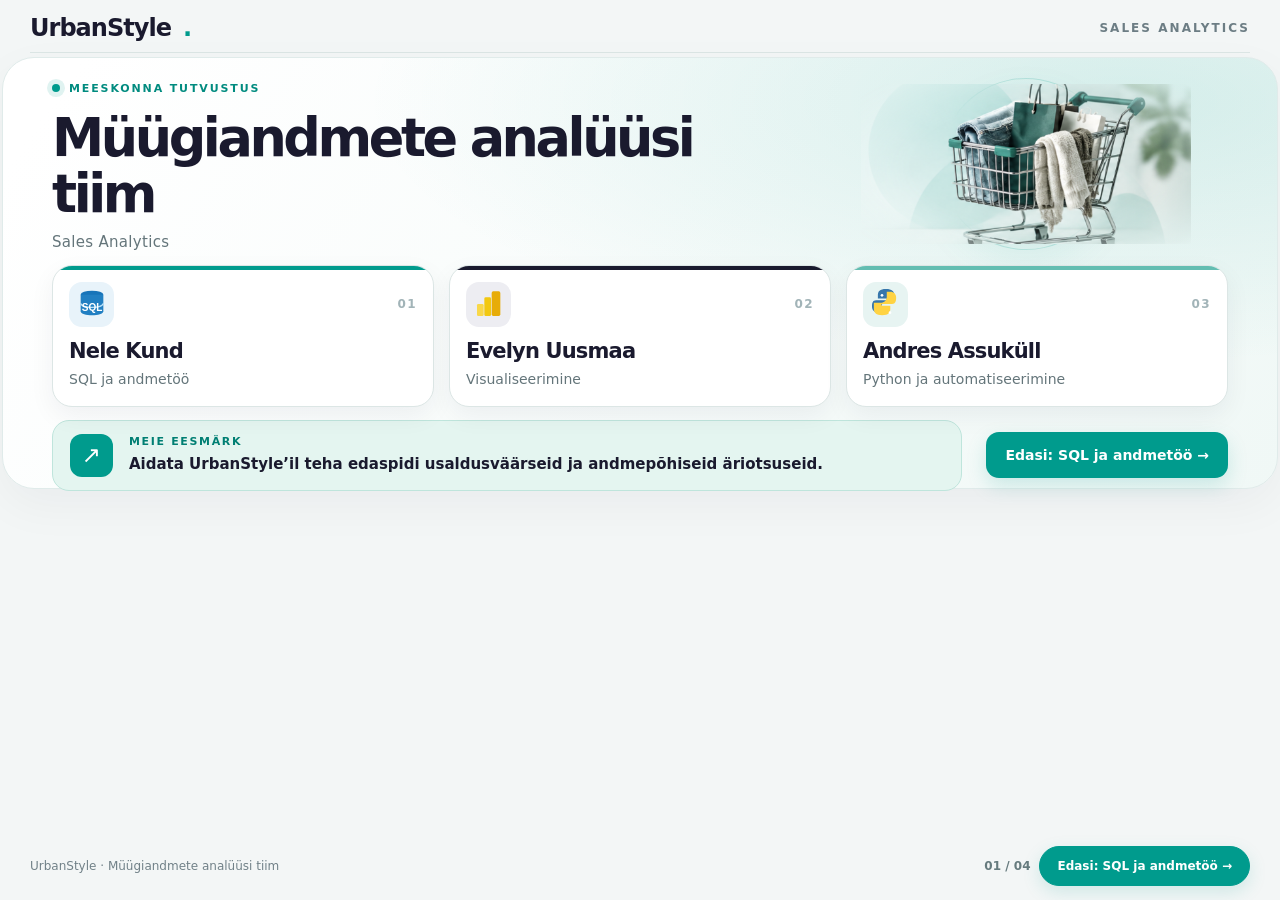
<file: docs/week10/index3.html>
<!DOCTYPE html>
<html lang="et" class="presentation">
<head>
<meta charset="UTF-8" />
<meta name="viewport" content="width=device-width, initial-scale=1" />
<meta name="theme-color" content="#f3f6f6" />
<title>UrbanStyle | SQL ja andmeanalüüs</title>
<style>
:root{--bg:#091b27;--bg2:#102c36;--teal:#00c7ae;--teal2:#009b8d;--white:#f5fbfa;--muted:#aac4c9;--line:rgba(184,242,234,.16);--glass:rgba(15,43,53,.72)}
*{box-sizing:border-box}html{scroll-behavior:smooth}body{margin:0;min-height:100vh;font-family:Inter,ui-sans-serif,system-ui,-apple-system,BlinkMacSystemFont,"Segoe UI",sans-serif;color:var(--white);background:var(--bg);overflow-x:hidden}
.bg{position:fixed;inset:0;pointer-events:none;z-index:-1;background:radial-gradient(ellipse 60% 50% at 83% 14%,rgba(0,199,174,.18),transparent 72%),radial-gradient(ellipse 55% 55% at 5% 85%,rgba(21,96,114,.4),transparent 72%),linear-gradient(145deg,#081822,#102d38 70%,#091c27)}.bg:after{content:"";position:absolute;inset:0;opacity:.22;background-image:linear-gradient(rgba(255,255,255,.07) 1px,transparent 1px),linear-gradient(90deg,rgba(255,255,255,.07) 1px,transparent 1px);background-size:58px 58px;mask-image:linear-gradient(to bottom,black,transparent 90%)}
.orb{position:fixed;width:380px;height:380px;border-radius:50%;border:1px solid rgba(0,199,174,.16);top:16%;right:-190px;pointer-events:none;z-index:-1;box-shadow:0 0 0 80px rgba(0,199,174,.025),0 0 0 160px rgba(0,199,174,.018)}
.wrap{max-width:1180px;margin:auto;padding:0 30px}.topbar{display:flex;justify-content:space-between;align-items:center;padding:32px 0 20px}.brand{display:flex;gap:12px;align-items:center;font-weight:850;letter-spacing:-.04em;font-size:24px}.brand-mark{width:34px;height:34px;display:grid;place-items:center;background:linear-gradient(135deg,#00c7ae,#007f82);color:#08222b;border-radius:10px;font-weight:900}.topright{font-size:12px;letter-spacing:.17em;text-transform:uppercase;color:#9ebfc2;font-weight:700}
.hero{padding:65px 0 38px}.eyebrow{display:inline-flex;align-items:center;gap:10px;font-size:12px;text-transform:uppercase;letter-spacing:.19em;color:#74e9d9;font-weight:800}.dot{width:7px;height:7px;background:var(--teal);border-radius:50%;box-shadow:0 0 14px var(--teal)}h1{font-size:clamp(44px,6.5vw,86px);line-height:1.03;letter-spacing:-.065em;margin:20px 0 19px;font-weight:850;max-width:850px}h1 span{color:var(--teal)}.intro{max-width:650px;font-size:18px;line-height:1.65;color:var(--muted);margin:0}.micro{margin-top:27px;display:flex;gap:12px;flex-wrap:wrap}.pill{border:1px solid var(--line);border-radius:99px;padding:9px 13px;font-size:12px;color:#bdd6d9;background:rgba(255,255,255,.025)}
.section-head{display:flex;justify-content:space-between;align-items:end;gap:20px;margin:46px 0 17px}.section-head h2{font-size:13px;text-transform:uppercase;letter-spacing:.2em;color:#a5c8c8;margin:0}.section-head span{color:#739a9f;font-size:12px}.tabs{display:grid;grid-template-columns:repeat(3,minmax(0,1fr));gap:12px}.tab{border:1px solid var(--line);background:rgba(255,255,255,.035);border-radius:18px;color:#d6e7e8;cursor:pointer;text-align:left;padding:20px 19px;min-height:102px;transition:background .25s,border .25s,transform .25s,box-shadow .25s;font:inherit}.tab:hover{transform:translateY(-3px);background:rgba(0,199,174,.08)}.tab[aria-selected="true"]{background:linear-gradient(130deg,rgba(0,199,174,.2),rgba(0,199,174,.055));border-color:rgba(0,199,174,.68);box-shadow:inset 0 0 0 1px rgba(0,199,174,.07),0 12px 30px rgba(0,0,0,.1)}.tab .num{display:block;color:var(--teal);font-size:11px;letter-spacing:.17em;font-weight:800;margin-bottom:10px}.tab .name{font-size:16px;font-weight:760;letter-spacing:-.025em}.tab:focus-visible,.next:focus-visible{outline:3px solid #6affea;outline-offset:3px}
.panel{margin-top:18px;min-height:430px;background:var(--glass);border:1px solid var(--line);border-radius:25px;box-shadow:0 24px 80px rgba(0,0,0,.17);backdrop-filter:blur(18px);padding:clamp(24px,4vw,46px);animation:appear .35s ease both}.panel[hidden]{display:none}@keyframes appear{from{opacity:.35;transform:translateY(10px)}to{opacity:1;transform:translateY(0)}}.panel-grid{display:grid;grid-template-columns:1.03fr .97fr;gap:45px;align-items:center}.kicker{font-size:12px;font-weight:800;letter-spacing:.17em;text-transform:uppercase;color:#70e3d4}.panel h3{font-size:clamp(30px,3.7vw,48px);line-height:1.12;letter-spacing:-.05em;margin:14px 0 17px}.panel p{color:#b9d0d3;line-height:1.75;font-size:16px;margin:0 0 15px}.panel strong{color:white}.insight{margin-top:25px;padding:17px 19px;border-left:3px solid var(--teal);border-radius:0 12px 12px 0;background:rgba(0,199,174,.075);color:#e2f6f3;font-size:14px;line-height:1.65}.insight b{color:#72f4e0}.viz{border-radius:20px;border:1px solid rgba(176,241,234,.13);background:linear-gradient(155deg,rgba(13,55,64,.9),rgba(9,29,39,.65));padding:25px;min-width:0}.viz-title{color:#c1dadd;font-size:12px;letter-spacing:.11em;text-transform:uppercase;font-weight:750;margin-bottom:27px}.bar-label{display:flex;justify-content:space-between;gap:12px;font-size:13px;color:#bfd4d5;margin:0 0 9px}.bar-label b{font-size:17px;color:#fff}.track{height:15px;background:rgba(255,255,255,.07);border-radius:99px;overflow:hidden;margin-bottom:24px}.fill{height:100%;border-radius:99px;background:linear-gradient(90deg,#078d8e,#00d6ba)}.fill.original{background:linear-gradient(90deg,#D26A3C,#F3A56B)}.big{font-size:clamp(58px,7vw,90px);font-weight:850;letter-spacing:-.075em;line-height:1;color:#66f4db}.big small{font-size:.37em;letter-spacing:-.03em}.viz-note{color:#a9c6c9;font-size:13px;line-height:1.6;margin-top:14px}.split{display:flex;align-items:baseline;gap:14px;margin:20px 0 22px;flex-wrap:wrap}.split .secondary{font-size:20px;color:#c6e0e0}.meter{display:flex;gap:4px;margin:27px 0 20px}.meter i{display:block;height:32px;flex:1;background:#1b4b55;border-radius:4px}.meter i.on{background:linear-gradient(180deg,#42e9cf,#009b8d)}.mini-row{display:flex;justify-content:space-between;border-top:1px solid var(--line);padding:15px 0;color:#b8d0d2;font-size:14px}.mini-row b{color:#fff}.growth{display:flex;align-items:end;gap:13px;height:195px;padding:14px 0 0;border-bottom:1px solid rgba(255,255,255,.22)}.growth .column{flex:1;display:flex;flex-direction:column;justify-content:end;align-items:center;height:100%;gap:10px}.growth .column .colbar{width:min(100%,105px);border-radius:10px 10px 0 0;background:linear-gradient(180deg,#67f4dd,#009b8d)}.growth .column:first-child .colbar{background:linear-gradient(180deg,#84a7b2,#446c78)}.growth .column b{font-size:13px;color:#d5e8e8}.growth .column span{font-size:13px;color:#b3ced1;margin-bottom:8px}.growth .column .colbar{order:2}.growth .column span{order:3;margin:8px 0 -27px}.foot{padding:24px 0 45px;display:flex;justify-content:space-between;align-items:center;gap:20px;color:#85a5aa;font-size:12px}.next{cursor:pointer;background:transparent;border:1px solid rgba(0,199,174,.4);color:#80f0dd;border-radius:99px;padding:12px 17px;font:inherit;font-weight:750;transition:.2s}.next:hover{background:rgba(0,199,174,.12)}.source-note{font-size:11px;color:#829da3;margin-top:20px;line-height:1.5}
@media(max-width:800px){.hero{padding-top:42px}.panel-grid{grid-template-columns:1fr;gap:23px}.panel{min-height:0}.tabs{gap:8px}.tab{padding:16px 12px;min-height:96px}.tab .name{font-size:13px}.topright{display:none}.orb{display:none}}@media(max-width:480px){.wrap{padding:0 18px}.hero{padding-top:30px}.intro{font-size:16px}.tab .name{font-size:12px}.tab .num{font-size:10px}.tab{padding:14px 9px}.panel{padding:21px}.panel h3{font-size:31px}.viz{padding:20px}.foot{align-items:flex-start;flex-direction:column}}
@media(prefers-reduced-motion:reduce){*,*:before,*:after{animation:none!important;transition:none!important;scroll-behavior:auto!important}}
/* UrbanStyle refined navy/teal theme with architectural background */
:root{--bg:#1A1A2E;--bg2:#24243c;--teal:#009B8D;--teal2:#009B8D;--muted:#c5d2d7;--glass:rgba(26,26,46,.88);--line:rgba(167,219,213,.19)}
body{background:#1A1A2E}
.bg{background:radial-gradient(ellipse 60% 50% at 90% 12%,rgba(0,155,141,.22),transparent 75%),radial-gradient(ellipse 55% 55% at 5% 90%,rgba(0,155,141,.13),transparent 75%),linear-gradient(145deg,#141426 0%,#1A1A2E 55%,#22243b 100%)}
.bg:after{opacity:.24;background-image:linear-gradient(120deg,transparent 0 48%,rgba(0,155,141,.2) 49%,transparent 50%),linear-gradient(rgba(255,255,255,.045) 1px,transparent 1px),linear-gradient(90deg,rgba(255,255,255,.045) 1px,transparent 1px);background-size:420px 420px,64px 64px,64px 64px;mask-image:linear-gradient(to bottom,black,rgba(0,0,0,.35))}
.orb{position:fixed;right:-110px;top:110px;width:420px;height:420px;border:1px solid rgba(0,155,141,.19);border-radius:50%;box-shadow:0 0 0 72px rgba(0,155,141,.035),0 0 0 145px rgba(0,155,141,.025);pointer-events:none;z-index:-1}
.brand-mark{background:#009B8D;color:white}.eyebrow,.kicker,.tab .num{color:#69d4c7}h1 span{color:#32c0b1}.hero{padding:42px 0 25px}h1{font-size:clamp(44px,5.6vw,70px);margin:12px 0 14px}.panel{background:rgba(27,28,49,.91);border-color:rgba(0,155,141,.24)}.viz{background:linear-gradient(155deg,rgba(34,40,61,.98),rgba(24,25,45,.96));border-color:rgba(0,155,141,.2)}.tab[aria-selected="true"]{background:linear-gradient(130deg,rgba(0,155,141,.22),rgba(0,155,141,.055));border-color:#009B8D}.tab:hover{background:rgba(0,155,141,.13)}.insight{background:rgba(0,155,141,.1)}.insight b{color:#7ee4d9}.big{color:#52d5c6}.big.difference{color:#f3a56b}.fill{background:linear-gradient(90deg,#007d75,#00b4a5)}.meter i.on{background:linear-gradient(180deg,#3dd1c2,#009B8D)}.growth .column .colbar{background:linear-gradient(180deg,#55d6c9,#009B8D)}.topright{color:#b1c8cb}
@media(max-width:680px){.orb{width:220px;height:220px;right:-110px}.hero{padding-top:25px}}
/* UrbanStyle light editorial web theme */
:root{--bg:#f3f6f6;--bg2:#e9f0ef;--teal:#009B8D;--teal2:#009B8D;--white:#1A1A2E;--muted:#65747d;--line:#dce6e5;--glass:#ffffff}
html{background:#f3f6f6}body{background:#f3f6f6;color:#1A1A2E}
.bg{background:radial-gradient(ellipse 44% 35% at 92% 12%,rgba(0,155,141,.11),transparent 75%),radial-gradient(ellipse 50% 45% at 2% 90%,rgba(0,155,141,.07),transparent 75%),linear-gradient(145deg,#f8fafa,#eff4f3)}
.bg:after{opacity:.6;background-image:linear-gradient(rgba(0,155,141,.055) 1px,transparent 1px),linear-gradient(90deg,rgba(0,155,141,.055) 1px,transparent 1px);background-size:58px 58px;mask-image:linear-gradient(to bottom,black,transparent 85%)}
.orb{border-color:rgba(0,155,141,.12);box-shadow:0 0 0 72px rgba(0,155,141,.035),0 0 0 145px rgba(0,155,141,.025)}
.topbar{border-bottom:1px solid #dce6e5}.brand{color:#1A1A2E}.brand-mark{background:#009B8D;color:white}.topright{color:#6c7d84}
.hero{padding:46px 0 26px}.eyebrow,.kicker{color:#008d80}.dot{background:#009B8D;box-shadow:0 0 0 4px rgba(0,155,141,.12)}h1{color:#1A1A2E}h1 span{color:#009B8D}.intro{color:#61717a}.pill{background:white;border-color:#dce6e5;color:#64757a}
.section-head h2{color:#42535b}.section-head span{color:#7a898d}
.tab{background:rgba(255,255,255,.88);border-color:#dce6e5;color:#1A1A2E;box-shadow:0 5px 18px rgba(26,26,46,.035)}.tab:hover{background:#f3faf8;border-color:#8bcfc7;box-shadow:0 9px 24px rgba(0,155,141,.09)}.tab[aria-selected="true"]{background:#e7f6f2;border-color:#009B8D;box-shadow:0 8px 26px rgba(0,155,141,.11),inset 0 0 0 1px rgba(0,155,141,.08)}.tab .num{color:#008b7f}.tab .name{color:#1A1A2E}.tab:focus-visible,.next:focus-visible{outline-color:#009B8D}
.panel{background:#fff;border:1px solid #dfe8e7;box-shadow:0 22px 60px rgba(26,26,46,.075);backdrop-filter:none}.panel h3{color:#1A1A2E}.panel p{color:#596a73}.panel strong{color:#1A1A2E}.insight{background:#eaf7f4;color:#31565a;border-left-color:#009B8D}.insight b{color:#007f73}
.viz{background:linear-gradient(145deg,#f7faf9,#eef5f3);border:1px solid #e0eae7;box-shadow:inset 0 1px 0 white}.viz-title{color:#56676e}.bar-label{color:#52636c}.bar-label b{color:#1A1A2E}.track{background:#dfe8e6}.big{color:#009B8D}.big.difference{color:#b85d30}.viz-note{color:#65767b}.mini-row{color:#607178;border-top-color:#dce7e5}.mini-row b{color:#1A1A2E}.meter i{background:#dce8e5}.meter i.on{background:linear-gradient(180deg,#20b4a5,#009B8D)}
.growth{border-bottom-color:#cbdad7}.growth .column b{color:#1A1A2E}.growth .column span{color:#65767b}.growth .column:first-child .colbar{background:linear-gradient(180deg,#9eabb8,#6f8193)}
.foot{color:#718188}.next{background:#009B8D;color:white;border-color:#009B8D;box-shadow:0 6px 18px rgba(0,155,141,.15)}.next:hover{background:#007f75}.source-note{color:#7a898e}


/* Team introduction — airy editorial layout, consistent with the light UrbanStyle theme */
.team-intro{position:relative;padding:38px 0 43px;border-bottom:1px solid #dce6e5;isolation:isolate}
.team-intro:before{content:"";position:absolute;z-index:-1;inset:4px -28px 18px;border-radius:32px;background:radial-gradient(ellipse at 88% 10%,rgba(0,155,141,.13),transparent 48%),linear-gradient(125deg,#ffffff 5%,#f0f8f6 100%);border:1px solid #e0ebea;box-shadow:0 16px 48px rgba(26,26,46,.045)}
.team-heading-row{display:grid;grid-template-columns:1.3fr .7fr;gap:24px;align-items:center;padding:16px 28px 26px}
.team-label{display:inline-flex;align-items:center;gap:9px;font-size:11px;font-weight:800;letter-spacing:.17em;text-transform:uppercase;color:#008b7f;margin-bottom:15px}
.team-label:before{content:"";height:8px;width:8px;border-radius:50%;background:#009B8D;box-shadow:0 0 0 5px rgba(0,155,141,.12)}
.team-intro h1{font-size:clamp(36px,4.9vw,60px);margin:0 0 10px;letter-spacing:-.065em;line-height:1.08;color:#1A1A2E;max-width:650px}
.team-subtitle{font-size:15px;color:#64757a;margin:0;letter-spacing:.02em}
.team-art{height:220px;position:relative;display:grid;place-items:center}
.team-art:before{content:"";position:absolute;width:215px;height:215px;border-radius:50%;background:radial-gradient(circle at 40% 35%,#e2f6f2,#c5e9e3 66%,#b6ded7);box-shadow:0 14px 42px rgba(0,155,141,.10)}
.team-art:after{content:"";position:absolute;width:240px;height:240px;border:1px solid rgba(0,155,141,.18);border-radius:50%;transform:rotate(-12deg)}
.team-cart-photo{position:relative;z-index:1;width:100%;max-width:330px;height:220px;object-fit:cover;object-position:center;border:0;border-radius:0;box-shadow:none;-webkit-mask-image:radial-gradient(ellipse 68% 70% at 52% 51%,#000 54%,transparent 100%);mask-image:radial-gradient(ellipse 68% 70% at 52% 51%,#000 54%,transparent 100%)}
.team-cards{display:grid;grid-template-columns:repeat(3,minmax(0,1fr));gap:15px;padding:0 28px}
.team-card{background:#fff;border:1px solid #dce6e5;border-radius:20px;padding:22px;box-shadow:0 9px 26px rgba(26,26,46,.055);position:relative;overflow:hidden;transition:transform .25s,box-shadow .25s,border-color .25s;min-height:180px}
.team-card:hover{transform:translateY(-5px);border-color:#a9d8d1;box-shadow:0 16px 36px rgba(26,26,46,.10)}
.team-card:before{content:"";position:absolute;top:0;left:0;right:0;height:4px;background:#009B8D}
.team-card:nth-child(2):before{background:#1A1A2E}.team-card:nth-child(3):before{background:#63bdb1}
.team-card-top{display:flex;align-items:center;justify-content:space-between;margin-bottom:22px}
.team-card-icon{width:45px;height:45px;border-radius:13px;background:#e5f6f2;display:grid;place-items:center;color:#008d81}
.team-card:nth-child(2) .team-card-icon{background:#ededf2;color:#1A1A2E}
.team-card:nth-child(3) .team-card-icon{background:#e7f4f2;color:#007c73}
.team-card-icon svg{width:32px;height:32px;display:block}.team-card-icon.sql-logo{background:#e8f3fa}.team-card-icon.powerbi-logo{background:#fff5d6}.team-card-icon.python-logo{background:#e8f1f9}
.team-card-index{font-size:12px;font-weight:800;letter-spacing:.12em;color:#a2b4b8}
.team-card .member-name{font-size:21px;font-weight:800;color:#1A1A2E;letter-spacing:-.04em;margin-bottom:6px}
.team-card .member-role{font-size:14px;color:#64757a;line-height:1.5}
.team-bottom{display:grid;grid-template-columns:1fr auto;align-items:center;gap:24px;margin:18px 28px 0}
.team-goal{padding:20px 23px;background:#e4f5f0;border:1px solid #bfe5dc;border-radius:17px;display:flex;gap:16px;align-items:center}
.team-goal .goal-icon{background:#009B8D;color:#fff;border-radius:12px;width:43px;height:43px;display:grid;place-items:center;font-size:23px;flex:none}
.team-goal strong{display:block;color:#007f73;font-size:11px;text-transform:uppercase;letter-spacing:.15em;margin-bottom:5px}
.team-goal p{margin:0;color:#1A1A2E;font-size:15px;line-height:1.55;font-weight:650}
.team-jump{display:inline-flex;align-items:center;justify-content:center;white-space:nowrap;padding:15px 19px;background:#009B8D;border-radius:13px;color:#fff;text-decoration:none;font-size:14px;font-weight:750;box-shadow:0 8px 20px rgba(0,155,141,.17);transition:transform .2s,background .2s}
.team-jump:hover{background:#007f75;transform:translateY(-2px)}.team-jump:focus-visible{outline:3px solid #1A1A2E;outline-offset:3px}
@media(max-width:820px){.team-heading-row{grid-template-columns:1fr auto}.team-art{width:170px}.team-bottom{grid-template-columns:1fr}.team-jump{justify-self:start}}
@media(max-width:680px){.team-intro{padding-top:25px}.team-intro:before{inset:0 -8px 14px}.team-heading-row{padding:12px 18px 22px;grid-template-columns:1fr}.team-art{display:none}.team-cards{grid-template-columns:1fr;padding:0 16px;gap:11px}.team-card{min-height:0;padding:18px}.team-card-top{margin-bottom:13px}.team-bottom{margin:14px 16px 0;gap:13px}.team-goal{padding:17px}.team-goal p{font-size:14px}}
.slide-points{list-style:none;margin:18px 0 22px;padding:0;display:grid;gap:12px}
.slide-points li{position:relative;padding:13px 16px 13px 38px;border:1px solid #dcebe7;border-radius:12px;background:#f7fbfa;color:#42555c;font-size:16px;line-height:1.48}
.slide-points li::before{content:"";position:absolute;left:16px;top:22px;width:9px;height:9px;border-radius:50%;background:#009B8D;box-shadow:0 0 0 4px #e1f4ef}
.slide-points strong{color:#1A1A2E}
@media(max-width:680px){.slide-points li{font-size:14px;padding:12px 12px 12px 32px}.slide-points li::before{left:12px;top:19px}}

/* Esitlusrežiim: kaks ekraani, ilma vertikaalse kerimiseta. */
html.presentation,html.presentation body{height:100%;overflow:hidden;scroll-behavior:auto}
.presentation .wrap{height:100dvh;display:flex;flex-direction:column;max-width:1320px}
.presentation .topbar{flex:0 0 auto;padding:14px 0 10px}
.presentation main{flex:1;min-height:0;position:relative}
.presentation .team-intro{border-bottom:0;margin:0;transform-origin:top center}
.presentation .hero{padding:0 0 10px}
.presentation .hero h1{font-size:clamp(32px,4vw,50px);margin:0 0 6px}
.presentation .hero .intro{font-size:14px;line-height:1.3}
.presentation .hero .micro{margin-top:9px}
.presentation .hero .pill{padding:5px 10px}
.presentation .section-head{margin:12px 0 9px}
.presentation .tabs{gap:10px}
.presentation .tab{min-height:68px;padding:10px 15px;border-radius:14px}
.presentation .tab .num{margin-bottom:5px}
.presentation .tab .name{font-size:14px}
.presentation .panel{margin-top:12px;min-height:0;padding:clamp(16px,2vw,28px);border-radius:20px}
.presentation .panel-grid{gap:24px}
.presentation .panel h3{font-size:clamp(24px,2.8vw,37px);margin:8px 0 11px}
.presentation .panel p{font-size:14px;line-height:1.5;margin-bottom:9px}
.presentation .slide-points{gap:8px;margin:10px 0 12px}
.presentation .slide-points li{padding:9px 12px 9px 30px;font-size:14px;line-height:1.35}
.presentation .slide-points li:before{left:12px;top:16px}
.presentation .insight{margin-top:12px;padding:11px 13px;font-size:13px;line-height:1.45}
.presentation .viz{padding:17px}
.presentation .viz-title{margin-bottom:15px}
.presentation .track{margin-bottom:15px}
.presentation .big{font-size:clamp(48px,5vw,68px)}
.presentation .mini-row{padding:10px 0;font-size:13px}
.presentation .growth{height:125px}
.presentation .meter{margin:16px 0 13px}
.presentation .foot{flex:0 0 auto;padding:9px 0 14px}
.presentation .team-intro{padding:15px 0 16px}
.presentation .team-heading-row{padding:9px 22px 14px}
.presentation .team-art,.presentation .team-cart-photo{height:160px}
.presentation .team-art:before{width:155px;height:155px}
.presentation .team-art:after{width:170px;height:170px}
.presentation .team-intro h1{font-size:clamp(32px,4.1vw,53px)}
.presentation .team-cards{padding:0 22px}
.presentation .team-card{min-height:140px;padding:16px}
.presentation .team-card-top{margin-bottom:12px}
.presentation .team-bottom{margin:13px 22px 0}
.presentation .team-goal{padding:13px 17px}
.presentation .team-jump{cursor:pointer}
.presentation [data-screen][hidden]{display:none!important}
.presentation .screen-sql{transform-origin:top center}
.presentation .screen-team{transform-origin:top center}
.presentation .screen-team,.presentation .screen-sql{width:100%}
.presentation .screen-team{height:auto}
.presentation .screen-sql{height:auto}
.presentation .present-controls{display:flex;align-items:center;gap:9px}
.presentation .screen-indicator{color:#667b7e;font-weight:700}
.presentation .back-button{border:1px solid #cbded9;background:#fff;color:#1A1A2E;border-radius:99px;padding:11px 15px;font:inherit;font-weight:700;cursor:pointer}
.presentation .back-button:hover{background:#edf8f5}
@media(max-width:800px){.presentation .panel-grid{grid-template-columns:1fr 1fr;gap:13px}.presentation .tab .name{font-size:12px}.presentation .viz{padding:12px}.presentation .team-art{display:none}.presentation .team-heading-row{grid-template-columns:1fr}}
@media(max-width:560px){.presentation .panel-grid{grid-template-columns:1fr}.presentation .tabs{gap:5px}.presentation .tab{padding:8px 7px}.presentation .tab .name{font-size:11px}.presentation .topbar{padding-top:8px}.presentation .foot{font-size:10px}.presentation .next,.presentation .back-button{padding:8px 10px;font-size:11px}}
</style>
</head>
<body>
<div class="bg" aria-hidden="true"></div><div class="orb" aria-hidden="true"></div>
<div class="wrap">
<header class="topbar"><div class="brand">UrbanStyle<span style="color:var(--teal)">.</span></div><div class="topright">Sales analytics</div></header>
<main>
<div class="screen-team" data-screen="team"><section class="team-intro" aria-labelledby="team-heading">
<div class="team-heading-row">
  <div><div class="team-label">Meeskonna tutvustus</div><h1 id="team-heading">Müügiandmete analüüsi tiim</h1><p class="team-subtitle">Sales Analytics</p></div>
  <div class="team-art"><img class="team-cart-photo" src="[data-uri]" alt="Ostukäru rõivaste ja ostukottidega"></div>
</div>
<div class="team-cards">
  <article class="team-card"><div class="team-card-top"><div class="team-card-icon sql-logo"><svg viewBox="0 0 48 48" role="img" aria-label="SQL"><ellipse cx="24" cy="10" rx="17" ry="6" fill="#1774b9"/><path d="M7 10v25c0 8 34 8 34 0V10" fill="#217fc2"/><path d="M7 23c0 8 34 8 34 0" fill="none" stroke="#b8e0f7" stroke-width="2"/><text x="24" y="34" text-anchor="middle" font-family="Arial,sans-serif" font-weight="bold" font-size="15" fill="white">SQL</text></svg></div><span class="team-card-index">01</span></div><div class="member-name">Nele Kund</div><div class="member-role">SQL ja andmetöö</div></article>
  <article class="team-card"><div class="team-card-top"><div class="team-card-icon powerbi-logo"><svg viewBox="0 0 48 48" role="img" aria-label="Power BI"><rect x="6" y="24" width="10" height="18" rx="2" fill="#f9d84a"/><rect x="17" y="14" width="10" height="28" rx="2" fill="#f2c811"/><rect x="28" y="5" width="13" height="37" rx="2.5" fill="#e7ac08"/></svg></div><span class="team-card-index">02</span></div><div class="member-name">Evelyn Uusmaa</div><div class="member-role">Visualiseerimine</div></article>
  <article class="team-card"><div class="team-card-top"><div class="team-card-icon python-logo"><svg viewBox="0 0 48 48" role="img" aria-label="Python"><path d="M24 4c-11 0-14 4-14 11v5h15v3H7c-6 0-7 5-7 11s4 10 10 10h6v-9c0-6 5-10 11-10h11V15c0-7-4-11-14-11Z" fill="#3776ab" transform="translate(3 -2) scale(.88)"/><circle cx="18" cy="11" r="2" fill="white"/><path d="M24 44c11 0 14-4 14-11v-5H23v-3h18c6 0 7-5 7-11S44 4 38 4h-6v9c0 6-5 10-11 10H10v10c0 7 4 11 14 11Z" fill="#ffd343" transform="translate(-3 2) scale(.88)"/><circle cx="30" cy="37" r="2" fill="white"/></svg></div><span class="team-card-index">03</span></div><div class="member-name">Andres Assuküll</div><div class="member-role">Python ja automatiseerimine</div></article>
</div>
<div class="team-bottom"><div class="team-goal"><div class="goal-icon" aria-hidden="true">↗</div><div><strong>Meie eesmärk</strong><p>Aidata UrbanStyle’il teha edaspidi usaldusväärseid ja andmepõhiseid äriotsuseid.</p></div></div><a class="team-jump" href="#sql-section" id="team-jump">Edasi: SQL ja andmetöö →</a></div>
</section></div>
<div class="screen-sql" data-screen="sql" hidden>
<section class="hero" id="sql-section"><h1>SQL <span>ja andmetöö</span></h1><p class="intro">UrbanStyle’i andmetest leitud kolm peamist avastust.</p><div class="micro"><span class="pill">SQL &amp; andmetöö</span><span class="pill">2023–2024</span><span class="pill">3 peamist avastust</span></div></section>
<div class="section-head"><h2>Vali avastus</h2><span>01 / 03</span></div>
<div class="tabs" role="tablist" aria-label="SQL analüüsi teemad">
<button class="tab" type="button" role="tab" id="tab-1" aria-controls="panel-1" aria-selected="true" tabindex="0" data-index="0"><span class="num">01 / ANDMEKVALITEET</span><span class="name">Andmete usaldusväärsus</span></button>
<button class="tab" type="button" role="tab" id="tab-2" aria-controls="panel-2" aria-selected="false" tabindex="-1" data-index="1"><span class="num">02 / KLIENDID</span><span class="name">Ostuta kliendid – kasutamata potentsiaal?</span></button>
<button class="tab" type="button" role="tab" id="tab-3" aria-controls="panel-3" aria-selected="false" tabindex="-1" data-index="2"><span class="num">03 / KASV</span><span class="name">Käibekasv ja kuised trendid</span></button>
</div>
<section class="panel" id="panel-1" role="tabpanel" aria-labelledby="tab-1"><div class="panel-grid"><div><div class="kicker">01 — Andmete usaldusväärsus</div><h3>Andmete usaldusväärsus</h3><ul class="slide-points"><li>Esialgne müügitabel – <strong>15 234 rida</strong></li><li>Üle <strong>5000 duplikaatse rea</strong></li><li>Ligi <strong>1500 müügireal</strong> puudus kliendiinfo – <strong>10% müügiridadega</strong> ei saa kliendisegmenteerimisel arvestada</li></ul><div class="insight"><b>Äriline tähendus:</b> andmete puhastamine ei vähendanud tegelikku müüki, vaid kõrvaldas eksitava pildi käibest. Umbes 10% algsetest müügiridadest ei olnud kliendiga seostatavad.</div></div><div class="viz"><div class="viz-title">Arvestuslik käive · enne ja pärast puhastamist</div><div class="bar-label"><span>Vigane arvestus</span><b>4,2 mln €</b></div><div class="track"><div class="fill original" style="width:100%"></div></div><div class="bar-label"><span>Puhastatud käive</span><b>2,9 mln €</b></div><div class="track"><div class="fill" style="width:69.05%"></div></div><div class="big difference">1,3 <small>mln € erinevus</small></div><div class="mini-row" style="margin-top:25px"><span>Duplikaatseid müügiridu</span><b>Üle 5000 · 34%</b></div><div class="mini-row"><span>Kliendiinfota müügiridu</span><b>Ligi 1500 · 10%</b></div></div></div></section>
<section class="panel" id="panel-2" role="tabpanel" aria-labelledby="tab-2" hidden><div class="panel-grid"><div><div class="kicker">02 — Ostuta kliendid</div><h3>Ostuta kliendid – kasutamata potentsiaal?</h3><p>Müügi- ja kliendiandmete ühendamisel selgus, et <strong>599 registreerunud klienti</strong> ei ole teinud ühtegi ostu.</p><p>See moodustab <strong>19% kliendibaasist</strong> — inimesed, kes on juba registreerunud, kuid kelle esimene ost on veel tegemata.</p><div class="insight"><b>Äriline võimalus:</b> Suunatud esimese ostu kampaaniad on hea võimalus aidata aktiveerida 19% sihtrühmast ja kasvatada käivet. NB! Kampaania võib suurendada huvi, kuid ei garanteeri tellimust.</div></div><div class="viz"><div class="viz-title">Registreerunud klientide ostuaktiivsus</div><div class="big">599 <small>klienti</small></div><div class="viz-note">Pole teinud ühtegi ostu</div><div class="meter" aria-label="19 protsenti klientidest on ostuta"><i class="on"></i><i class="on"></i><i class="on"></i><i class="on"></i><i></i><i></i><i></i><i></i><i></i><i></i><i></i><i></i><i></i><i></i><i></i><i></i><i></i><i></i><i></i><i></i></div><div class="mini-row"><span>Ostuta kliendid</span><b>19%</b></div></div></div></section>
<section class="panel" id="panel-3" role="tabpanel" aria-labelledby="tab-3" hidden><div class="panel-grid"><div><div class="kicker">03 — Käibekasv ja kuised trendid</div><h3>Käibekasv ja kuised trendid</h3><p>2023. ja 2024. aasta võrdlus näitas, et UrbanStyle'i aastakäive kasvas <strong>19%</strong> ehk <strong>üle 235 000 euro</strong>.</p><ul class="slide-points"><li>Kasv <strong>positiivne igal kuul</strong> aastataguse sama kuuga võrreldes</li></ul><div class="insight"><b>Äriline tähendus:</b> ettevõtte müük kasvas võrdlusaastal järjepidevalt. Pikemaajalise hooajalisuse kinnitamiseks oleks vaja rohkemate aastate andmeid.</div></div><div class="viz"><div class="viz-title">Aastakäibe võrdlus</div><div class="big">+19<small>%</small></div><div class="viz-note">Üle +235 000 € võrreldes 2023. aastaga</div><div class="growth" aria-label="2023. aasta käive ligikaudu 1,23 miljonit eurot, 2024. aastal ligikaudu 1,47 miljonit eurot"><div class="column"><b>1,23 mln €</b><div class="colbar" style="height:74%"></div><span>2023</span></div><div class="column"><b>1,47 mln €</b><div class="colbar" style="height:89%"></div><span>2024</span></div></div><div style="height:28px"></div><div class="mini-row"><span>Väikseim kuine aastakasv</span><b>Jaanuar · +7%</b></div><div class="mini-row"><span>Suurim kuine aastakasv</span><b>Detsember · +32%</b></div></div></div></section>

</div>
</main>
<footer class="foot"><span>UrbanStyle · Müügiandmete analüüsi tiim</span><div class="present-controls"><span class="screen-indicator" id="screen-indicator">01 / 04</span><button class="back-button" id="back" type="button" hidden>← Tagasi</button><button class="next" id="next" type="button">Edasi: SQL ja andmetöö →</button></div></footer>
</div>
<script>
(()=>{
 const tabs=[...document.querySelectorAll('[role="tab"]')],panels=[...document.querySelectorAll('[role="tabpanel"]')];
 const counter=document.querySelector('.section-head span'),next=document.getElementById('next'),back=document.getElementById('back');
 const team=document.querySelector('[data-screen="team"]'),sql=document.querySelector('[data-screen="sql"]'),indicator=document.getElementById('screen-indicator');
 let active=0,screen='team';
 function fit(){
  const current=screen==='team'?team:sql;
  current.style.zoom='1';
  const main=document.querySelector('main');
  const available=main.clientHeight-3;
  const needed=current.scrollHeight;
  if(needed>available){current.style.zoom=String(Math.max(.45,Math.min(1,available/needed)));}
 }
 function update(){
  team.hidden=screen!=='team';sql.hidden=screen!=='sql';back.hidden=screen==='team';
  indicator.textContent=screen==='team'?'01 / 04':String(active+2).padStart(2,'0')+' / 04';
  next.textContent=screen==='team'?'Edasi: SQL ja andmetöö →':active===2?'Tagasi algusesse ↺':'Järgmine avastus →';
  requestAnimationFrame(()=>requestAnimationFrame(fit));
 }
 function show(i,focus=false){active=(i+tabs.length)%tabs.length;screen='sql';tabs.forEach((t,n)=>{const selected=n===active;t.setAttribute('aria-selected',String(selected));t.tabIndex=selected?0:-1;panels[n].hidden=!selected});counter.textContent=String(active+1).padStart(2,'0')+' / 03';update();if(focus)tabs[active].focus()}
 function forward(){if(screen==='team'){show(0)}else if(active===2){screen='team';update()}else show(active+1)}
 function backward(){if(screen==='sql'&&active>0)show(active-1);else{screen='team';update()}}
 tabs.forEach((tab,i)=>{tab.addEventListener('click',()=>show(i));tab.addEventListener('keydown',e=>{if(['ArrowRight','ArrowLeft','Home','End'].includes(e.key)){e.preventDefault();show(e.key==='Home'?0:e.key==='End'?2:active+(e.key==='ArrowRight'?1:-1),true)}})});
 next.addEventListener('click',forward);back.addEventListener('click',backward);
 document.getElementById('team-jump').addEventListener('click',e=>{e.preventDefault();show(0)});
 document.addEventListener('keydown',e=>{if(e.target.closest('button,[role="tab"]'))return;if(e.key==='ArrowRight'||e.key==='PageDown'){e.preventDefault();forward()}if(e.key==='ArrowLeft'||e.key==='PageUp'){e.preventDefault();backward()}});
 window.addEventListener('resize',fit);update();
})();
</script>
</body>
</html>
</file>
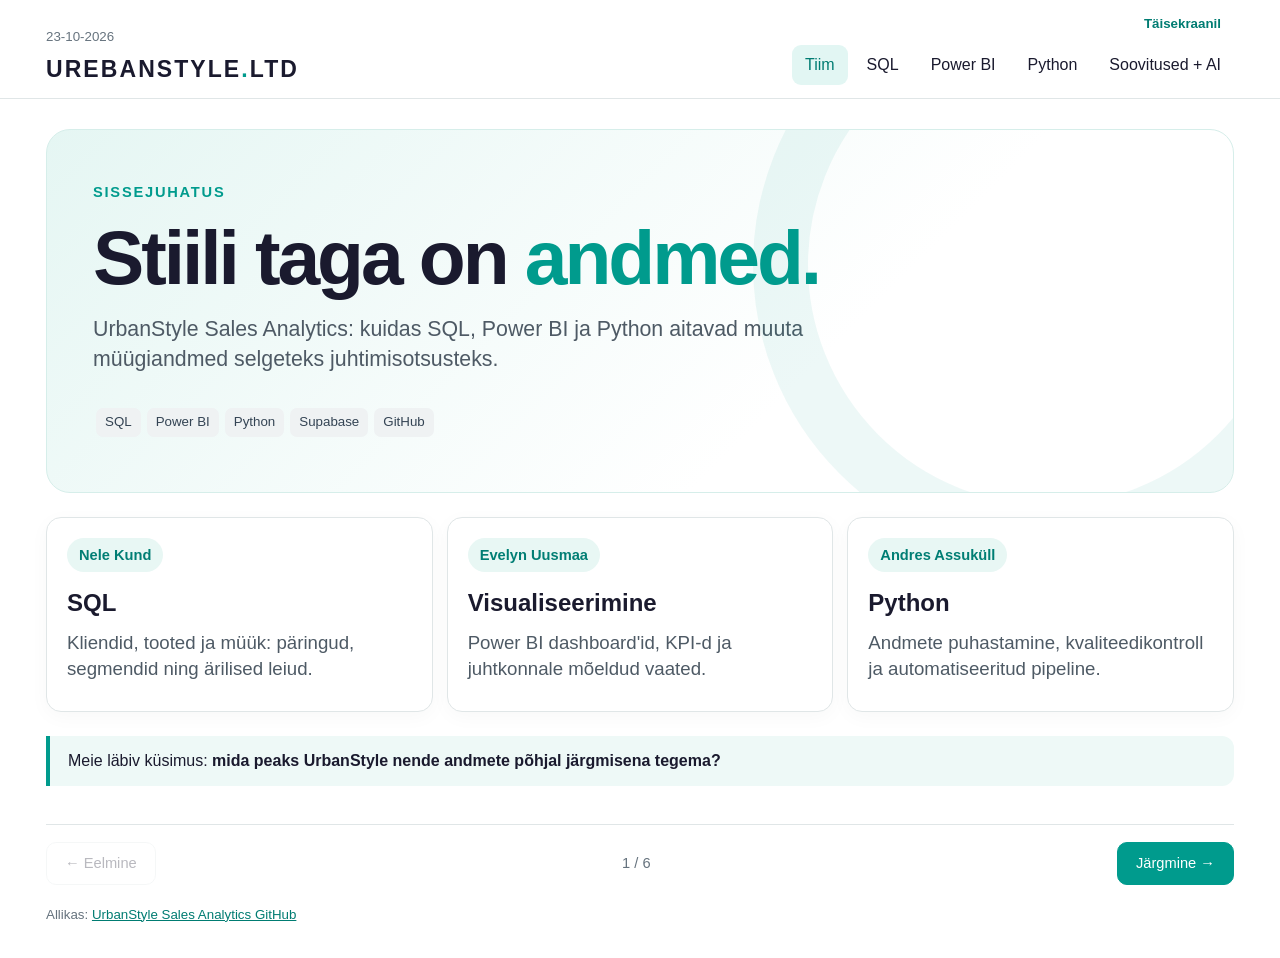
<file: docs/week10/index_.html>
<!doctype html><html lang="et"><head><meta charset="utf-8"><meta name="viewport" content="width=device-width,initial-scale=1"><title>UrbanStyle | Sales Analytics · Live demo</title><style>
:root{--teal:#009B8D;--navy:#1A1A2E;--bg:#fff;--light:#F5F5F5;--line:#e0e6e7;--muted:#66737e;--green:#20875d;--orange:#e58a36}*{box-sizing:border-box}html{scroll-behavior:smooth}body{margin:0;font-family:Calibri,'Segoe UI',Arial,sans-serif;color:var(--navy);background:var(--bg);font-size:14pt;line-height:1.4}button{font:inherit;cursor:pointer}header{position:sticky;top:0;z-index:20;background:#ffffffee;backdrop-filter:blur(12px);border-bottom:1px solid var(--line)}.nav{max-width:1240px;margin:auto;min-height:72px;display:flex;align-items:center;justify-content:space-between;gap:18px;padding:12px 26px}.logo{font-size:23px;font-weight:800;letter-spacing:.09em}.logo b{color:var(--teal)}.navlinks{display:flex;flex-wrap:wrap;gap:6px;margin-left:auto}.logo{white-space:nowrap}.logo-dot{color:var(--teal)}.navlinks button{border:0;background:transparent;padding:9px 13px;border-radius:9px;font-size:12pt;color:var(--navy)}.navlinks button.active,.navlinks button:hover{background:#e2f6f3;color:#007c72}.time{color:var(--muted);font-size:11pt;white-space:nowrap}.shell{max-width:1240px;margin:auto;padding:30px 26px 24px}.slide{display:none;min-height:calc(100vh - 205px);animation:fade .25s ease}.slide.active{display:block}@keyframes fade{from{opacity:.3;transform:translateY(8px)}to{opacity:1;transform:none}}.eyebrow{color:var(--teal);font-size:11pt;font-weight:800;letter-spacing:.12em;text-transform:uppercase}.hero{background:linear-gradient(135deg,#e5f6f3 0%,#fff 65%);border:1px solid #d6eeea;border-radius:24px;padding:52px 46px;position:relative;overflow:hidden}.hero:after{content:'';position:absolute;right:-110px;top:-160px;width:480px;height:480px;border:55px solid #009b8d12;border-radius:50%;pointer-events:none}.hero h1{font-size:clamp(40px,6vw,78px);line-height:1.05;letter-spacing:-.04em;margin:14px 0 18px;max-width:750px}.accent{color:var(--teal)}h2{font-size:24pt;line-height:1.15;letter-spacing:-.025em;margin:12px 0 16px}h3{font-size:18pt;margin:0 0 10px}p{margin:9px 0;color:#4e5a65}small,.small{font-size:10pt;color:var(--muted)}.lead{font-size:16pt;max-width:850px}.grid{display:grid;grid-template-columns:repeat(3,minmax(0,1fr));gap:14px;margin:24px 0}.two{display:grid;grid-template-columns:1.15fr .85fr;gap:18px;margin:20px 0}.card{border:1px solid var(--line);background:white;border-radius:15px;padding:20px;box-shadow:0 5px 20px #1a1a2e08}.card.soft{background:var(--light)}.metric{font-size:33pt;font-weight:800;line-height:1.05;color:var(--teal)}.metric.green{color:var(--green)}.metric.orange{color:var(--orange)}.label{font-size:11pt;color:var(--muted);margin-top:8px}.owner{display:inline-flex;align-items:center;gap:8px;background:#e8f7f4;color:#007e74;border-radius:100px;padding:7px 12px;font-size:11pt;font-weight:700}.pill{display:inline-block;background:#eff2f3;color:#344454;border-radius:7px;padding:5px 9px;margin:3px;font-size:10pt}.insight{border-left:4px solid var(--teal);background:#eef9f7;border-radius:0 12px 12px 0;padding:14px 18px;margin:20px 0;font-size:12pt}.warn{border-left-color:var(--orange);background:#fff6ed}.sectionhead{display:flex;align-items:flex-start;justify-content:space-between;gap:20px}.sectionhead>div:first-child{max-width:790px}ul{margin:12px 0;padding-left:23px}li{margin:10px 0}.code{background:#1A1A2E;color:#e9f4f5;padding:18px;border-radius:13px;font:11pt/1.6 Consolas,monospace;white-space:pre-wrap;overflow:auto}.code em{color:#70d6c8;font-style:normal}.dash{background:var(--light);border:1px solid var(--line);padding:16px;border-radius:18px;margin-top:16px}.dash-top{display:flex;justify-content:space-between;align-items:center;gap:14px;flex-wrap:wrap}.tabs{display:flex;gap:7px;flex-wrap:wrap}.tabs button{background:white;border:1px solid var(--line);border-radius:9px;padding:9px 13px;font-size:11pt;color:var(--navy)}.tabs button.active{background:var(--teal);border-color:var(--teal);color:white}.dash-kpis{display:grid;grid-template-columns:repeat(4,1fr);gap:10px;margin:14px 0}.dash-kpis .card{padding:15px}.dash-kpis .metric{font-size:23pt}.dash-panels{display:grid;grid-template-columns:1.55fr 1fr;gap:12px}.panel{background:white;border:1px solid var(--line);border-radius:13px;padding:16px;min-height:245px}.panel-title{font-weight:800;font-size:12pt;margin-bottom:8px}.panel svg{width:100%;height:215px}.chart-note{font-size:10pt;color:var(--muted);margin-top:8px}.flow{display:flex;align-items:stretch;gap:9px;flex-wrap:wrap;margin:24px 0}.flow .node{flex:1;min-width:150px;border:1px solid #c7e9e4;background:#eef9f7;border-radius:13px;padding:16px}.flow .node b{display:block;font-size:13pt}.flow .node span{font-size:10pt;color:var(--muted)}.flow .arrow{align-self:center;color:var(--teal);font-weight:800;font-size:20pt}.rec{display:flex;align-items:flex-start;gap:14px;margin:15px 0}.recnum{background:var(--teal);color:white;display:grid;place-items:center;border-radius:10px;width:38px;height:38px;flex:none;font-weight:800}.rec b{font-size:13pt}.rec p{font-size:11pt}.foot{display:flex;align-items:center;justify-content:space-between;gap:12px;border-top:1px solid var(--line);padding:17px 0}.btn{background:white;border:1px solid var(--line);border-radius:10px;padding:10px 18px;font-size:11pt;color:var(--navy)}.btn.primary{background:var(--teal);color:white;border-color:var(--teal)}.btn:disabled{opacity:.3;cursor:default}.counter{font-size:11pt;color:var(--muted)}a{color:#007c72}.source{font-size:10pt;color:var(--muted)}@media(max-width:800px){.nav{align-items:center;flex-direction:row;flex-wrap:wrap}.navlinks{margin-left:0}.shell{padding:20px 14px}.hero{padding:30px 22px}.grid,.two,.dash-panels{grid-template-columns:1fr}.dash-kpis{grid-template-columns:repeat(2,1fr)}.flow .arrow{display:none}.time{display:none}}@media print{header,.foot{display:none}.slide{display:block!important;page-break-after:always;min-height:auto}.shell{max-width:none}.dash{break-inside:avoid}}

.demo-switch{display:flex;gap:7px;flex-wrap:wrap;margin:12px 0}.demo-switch button{background:white;border:1px solid var(--line);border-radius:9px;padding:9px 13px;font-size:11pt;color:var(--navy)}.demo-switch button.active{background:var(--teal);border-color:var(--teal);color:white}.demo-area{background:var(--light);border:1px solid var(--line);border-radius:16px;padding:16px;margin:14px 0}.demo-layout{display:grid;grid-template-columns:1.1fr .9fr;gap:14px}.demo-layout .card{min-height:175px}.demo-area .code{font-size:10pt;min-height:155px}.demo-result{display:flex;align-items:center;justify-content:center;min-height:145px;text-align:center;flex-direction:column}.demo-result .metric{font-size:36pt}.demo-caption{font-size:10pt;color:var(--muted);margin-top:7px}.flow .node{cursor:pointer;transition:.15s}.flow .node.active,.flow .node:hover{border:2px solid var(--teal);background:#dcf6f0;padding:15px}.status-pill{border-radius:8px;padding:7px 12px;border:1px solid var(--line);background:white;color:var(--navy);font-size:11pt}.status-pill.active{background:var(--teal);color:white}.status-pill.warn.active{background:var(--orange);border-color:var(--orange)}.status-pill.fail.active{background:#a34e45;border-color:#a34e45}.status-output{padding:14px;background:white;border:1px solid var(--line);border-radius:12px;min-height:112px;white-space:pre-line;display:flex;align-items:flex-start;overflow:auto}.mono{font-family:Consolas,monospace;font-size:10pt}.demo-area h3{font-size:15pt}.demo-area p{font-size:11pt}@media(max-width:800px){.demo-layout{grid-template-columns:1fr}}

/* Python: reserve identical layout space for every status, including WARNING. */
#pythonFlow + .demo-area .demo-layout{align-items:stretch}
#pythonFlow + .demo-area .demo-layout > .card{min-height:355px;display:flex;flex-direction:column}
#pythonFlow + .demo-area .demo-layout .status-output{height:130px;min-height:130px;max-height:130px;flex:0 0 130px;overflow-y:auto;overflow-x:hidden;align-items:flex-start}
#pythonFlow + .demo-area .demo-layout .demo-caption{margin-top:auto;padding-top:9px}
#pythonFlow + .demo-area .demo-layout .code{flex:1;min-height:155px}
@media(max-width:800px){#pythonFlow + .demo-area .demo-layout > .card{min-height:0}#pythonFlow + .demo-area .demo-layout .status-output{height:150px;min-height:150px;max-height:150px;flex-basis:150px}}
.closing{min-height:calc(100vh - 250px);display:flex;flex-direction:column;align-items:center;justify-content:center;text-align:center;padding:55px 20px;background:radial-gradient(circle at 50% 35%,#e2f7f3 0%,#fff 65%);border:1px solid #d9eeea;border-radius:24px}.closing-symbol{font-size:64px;color:var(--teal);margin:16px 0 0}.closing h1{font-size:clamp(44px,7vw,90px);line-height:1.05;letter-spacing:-.045em;margin:12px 0 20px;color:var(--navy)}.closing-slogan{font-size:clamp(16px,2.3vw,25px);max-width:730px;color:#50616c}.closing-rule{width:95px;height:4px;background:var(--teal);border-radius:9px;margin:27px 0 15px}.closing-names{font-size:13pt;color:var(--muted)}
.fullscreen-wrap{display:flex;justify-content:center;margin:20px 0 4px}.fullscreen-btn{display:inline-flex;align-items:center;gap:11px;background:var(--teal);color:#fff;border:1px solid var(--teal);border-radius:12px;padding:14px 24px;font-size:13pt;font-weight:700;box-shadow:0 8px 20px #009b8d25;transition:transform .15s,background .15s}.fullscreen-btn:hover{background:#007e74;transform:translateY(-2px)}.fullscreen-btn:focus-visible{outline:3px solid #1A1A2E;outline-offset:3px}
.footer-meta{display:grid;grid-template-columns:minmax(0,1fr) auto minmax(0,1fr);align-items:center;gap:12px;margin:4px 0 10px;font-size:10pt;color:var(--muted)}.footer-source{text-align:left}.footer-date{text-align:center;white-space:nowrap}.footer-fullscreen{text-align:right}.footer-fullscreen button{border:0;background:transparent;color:#007c72;font-size:11pt;font-weight:700;padding:8px 0 8px 12px;cursor:pointer}.footer-fullscreen button:hover{text-decoration:underline}.footer-fullscreen button:focus-visible{outline:2px solid var(--teal);outline-offset:3px;border-radius:3px}@media(max-width:580px){.footer-meta{grid-template-columns:1fr auto;row-gap:5px}.footer-source{grid-column:1/-1}.footer-date{text-align:left}.footer-fullscreen{text-align:right}}

/* Header: date above brand; fullscreen control above the last navigation item. */
.nav{min-height:98px;align-items:flex-end;padding-top:13px;padding-bottom:13px;gap:20px}
.brand-stack,.nav-stack{display:flex;flex-direction:column;justify-content:flex-end}
.brand-stack{align-items:flex-start;flex:none}
.header-date{font-size:10pt;color:var(--muted);line-height:1.25;margin-bottom:7px;text-align:left}
.nav-stack{align-items:flex-end;min-width:0;margin-left:auto}
.navlinks{margin-left:0;justify-content:flex-end}
.header-fullscreen{height:24px;display:flex;align-items:flex-start;justify-content:flex-end;padding-right:13px;margin-bottom:5px}
.header-fullscreen button{border:0;background:transparent;padding:0;color:#007c72;font-size:10pt;line-height:1.25;font-weight:600;cursor:pointer}
.header-fullscreen button:hover{text-decoration:underline}
.header-fullscreen button:focus-visible{outline:2px solid var(--teal);outline-offset:3px}
.header-fullscreen button[hidden]{display:none!important}
.footer-meta{display:block;text-align:left}
@media(max-width:800px){.nav{align-items:flex-end;flex-direction:row;flex-wrap:wrap}.nav-stack{flex:1 1 100%;align-items:flex-end}.navlinks{justify-content:flex-end}}

/* Python slide: compact vertical rhythm without affecting other slides. */
#pythonFlow{margin:14px 0 12px;gap:7px}
#pythonFlow .node{padding:9px 12px;min-width:130px;border-radius:10px}
#pythonFlow .node.active,#pythonFlow .node:hover{padding:8px 11px}
#pythonFlow .node b{font-size:11.5pt;line-height:1.2}
#pythonFlow .node span{font-size:9pt;line-height:1.25}
#pythonFlow .arrow{font-size:16pt}
#pythonFlow + .demo-area{margin:10px 0;padding:12px}
#pythonFlow + .demo-area .demo-layout>.card{min-height:310px;padding:15px}
#pythonFlow + .demo-area .demo-layout .code{min-height:125px}
#pythonFlow + .demo-area .demo-layout .status-output{height:115px;min-height:115px;max-height:115px;flex-basis:115px}
#pythonFlow + .demo-area + .grid{margin:12px 0;gap:12px}
#pythonFlow + .demo-area + .grid .card{padding:12px 16px;border-radius:12px}
#pythonFlow + .demo-area + .grid .metric{font-size:25pt}
#pythonFlow + .demo-area + .grid .label{font-size:9.5pt;margin-top:5px}
#pythonFlow + .demo-area + .grid + .insight{margin:12px 0;padding:11px 15px}
@media(max-width:800px){#pythonFlow + .demo-area .demo-layout>.card{min-height:0}#pythonFlow + .demo-area .demo-layout .status-output{height:130px;min-height:130px;max-height:130px;flex-basis:130px}}
</style></head><body><header><div class="nav"><div class="brand-stack"><div class="header-date">23-10-2026</div><div class="logo">UREBANSTYLE<span class="logo-dot">.</span>LTD</div></div><div class="nav-stack"><div class="header-fullscreen"><button id="fullscreenBtn" type="button" aria-label="Lülita esitlus täisekraanile">Täisekraanil</button></div><nav class="navlinks" aria-label="Esitluse osad"><button data-go="0">Tiim</button><button data-go="1">SQL</button><button data-go="2">Power BI</button><button data-go="3">Python</button><button data-go="4">Soovitused + AI</button></nav></div></div></header><main class="shell">
<section class="slide active"><div class="hero"><div class="eyebrow">SISSEJUHATUS</div><h1>Stiili taga on <span class="accent">andmed.</span></h1><p class="lead">UrbanStyle Sales Analytics: kuidas SQL, Power BI ja Python aitavad muuta müügiandmed selgeteks juhtimisotsusteks.</p><div style="margin-top:30px"><span class="pill">SQL</span><span class="pill">Power BI</span><span class="pill">Python</span><span class="pill">Supabase</span><span class="pill">GitHub</span></div></div><div class="grid"><div class="card"><span class="owner">Nele Kund</span><h3 style="margin-top:14px">SQL</h3><p>Kliendid, tooted ja müük: päringud, segmendid ning ärilised leiud.</p></div><div class="card"><span class="owner">Evelyn Uusmaa</span><h3 style="margin-top:14px">Visualiseerimine</h3><p>Power BI dashboard'id, KPI-d ja juhtkonnale mõeldud vaated.</p></div><div class="card"><span class="owner">Andres Assuküll</span><h3 style="margin-top:14px">Python</h3><p>Andmete puhastamine, kvaliteedikontroll ja automatiseeritud pipeline.</p></div></div><div class="insight">Meie läbiv küsimus: <b>mida peaks UrbanStyle nende andmete põhjal järgmisena tegema?</b></div></section>
<section class="slide"><div class="sectionhead"><div><div class="eyebrow">SQL &amp; ANDMEANALÜÜS</div><h2>Vali äriküsimus — näe SQL-i ja tulemust</h2><p>Kolm dokumenteeritud leidu, kolm päringuideed. Vali teema, et näidata SQL-loogikat ja selle ärilist tähendust.</p></div><span class="owner">Nele</span></div>
<div class="demo-area"><div class="demo-switch" aria-label="SQL näidete valik"><button data-sql="inactive">Ostuta kliendid</button><button data-sql="vip">VIP-segment</button><button data-sql="stock">Laoseis</button></div><div class="demo-layout"><div class="card"><h3 id="sqlTitle">SQL päring</h3><div class="code" id="sqlCode"></div><div class="demo-caption">Näidisloogika: SQL on illustreeriv, mitte brauseris käivitatav andmebaasipäring.</div></div><div class="card"><h3>Analüüsi tulemus</h3><div class="demo-result"><div class="metric" id="sqlValue"></div><b id="sqlLabel"></b><p id="sqlDetail"></p></div></div></div><div class="insight" id="sqlInsight"></div></div>
<div class="grid"><div class="card"><b>JOIN</b><p>Klientide ja ostude ühendamine.</p></div><div class="card"><b>GROUP BY</b><p>Kliendisegmentide ja toodete kokkuvõtted.</p></div><div class="card"><b>Äriotsus</b><p>Leid → sihtgrupp → mõõdetav tegevus.</p></div></div></section>
<section class="slide"><div class="sectionhead"><div><div class="eyebrow">VISUALISEERIMINE</div><h2>Juhtimis-dashboard: üks vaade, mitu otsust</h2><p>Power BI-st inspireeritud interaktiivne näidisvaade projekti dokumenteeritud KPI-de põhjal.</p></div><span class="owner">Evelyn</span></div><div class="dash"><div class="dash-top"><b>URBANSTYLE / juhtimisülevaade</b><div class="tabs"><button data-tab="overview">Ülevaade</button><button data-tab="channels">Müügikanalid</button><button data-tab="rfm">Kliendisegmendid</button></div></div><div class="dash-kpis" id="dashKpis"></div><div class="dash-panels"><div class="panel"><div class="panel-title" id="mainTitle"></div><div id="mainViz"></div></div><div class="panel"><div class="panel-title" id="sideTitle"></div><div id="sideViz"></div></div></div><div class="chart-note" id="dashNote"></div></div><div class="insight" id="dashTakeaway"></div></section>
<section class="slide"><div class="sectionhead"><div><div class="eyebrow">PYTHON &amp; AUTOMATISEERIMINE</div><h2>Klõpsa töövoo etapil või katseta veastsenaariumi</h2><p>Nädala 8 pipeline'i interaktiivne selgitus. Simulatsioon näitab dokumenteeritud tööloogikat — päris API-päringuid ei tehta.</p></div><span class="owner">Andres</span></div>
<div class="flow" id="pythonFlow"><button class="node" data-stage="fetch"><b>Supabase API</b><span>Andmete pärimine</span></button><div class="arrow">→</div><button class="node" data-stage="transform"><b>Pandas</b><span>Puhastus ja KPI-d</span></button><div class="arrow">→</div><button class="node" data-stage="export"><b>Plotly</b><span>HTML + CSV</span></button><div class="arrow">→</div><button class="node" data-stage="notify"><b>Teavitus</b><span>E-kirja staatus</span></button></div>
<div class="demo-area"><div class="demo-layout"><div class="card"><h3 id="stageTitle"></h3><p id="stageText"></p><div class="code" id="stageCode"></div></div><div class="card"><h3>Käivituse stsenaarium</h3><div class="demo-switch"><button class="status-pill" data-status="success">SUCCESS</button><button class="status-pill warn" data-status="warning">WARNING</button><button class="status-pill fail" data-status="failure">FAILURE</button></div><div class="status-output" id="statusOutput" aria-live="polite"></div><div class="demo-caption">Näidisolekud; ei käivita pipeline'i ega saada e-kirju.</div></div></div></div>
<div class="grid"><div class="card"><div class="metric green">2–5 min</div><div class="label">automaatne jooksutus · hinnang</div></div><div class="card"><div class="metric">55–100 min</div><div class="label">käsitsi töö · hinnang</div></div><div class="card"><div class="metric">3×</div><div class="label">ühenduse korduskatse · 30 s vahe</div></div></div><div class="insight">Python muudab analüüsi <b>korratavaks ja jälgitavaks</b>. Kui Supabase ei vasta, ei kasutata vigaseid andmeid; varuandmeallikat veel pole.</div></section>
<section class="slide"><div class="sectionhead"><div><div class="eyebrow">KOKKUVÕTE</div><h2>Kolm soovitust ja üks oluline AI õppetund</h2><p>Soovitused on seotud konkreetse andmeleiu ja mõõdetava järeltegevusega.</p></div><span class="owner">Kogu tiim</span></div><div class="two"><div class="card"><h3>Kolm soovitust juhtkonnale</h3><div class="rec"><div class="recnum">1</div><div><b>Aktiveeri ostuta kliendid.</b><p>Katseta 599 kliendiga 30-päevast kampaaniat; mõõda esmaostude määra ja lisakäivet kontrollrühma suhtes.</p></div></div><div class="rec"><div class="recnum">2</div><div><b>Hoia VIP-kliente.</b><p>Alusta 19 VIP-kliendi hoidmise plaanist; jälgi kord kuus kordusoste ja segmendi käibe osakaalu.</p></div></div><div class="rec"><div class="recnum">3</div><div><b>Automatiseeri kvaliteedi- ja laoseisuhoiatused.</b><p>Kontrolli iga pipeline'i käivitusega summaerinevusi, negatiivseid väärtusi ning tellimispunktist allpool olevaid tooteid.</p></div></div></div><div class="card soft"><h3>AI projektitöös</h3><ul><li><b>Materjalide süntees:</b> NotebookLM ja ühine dokumentatsioon.</li><li><b>Tehniline abiline:</b> SQL/Pythoni ideede, kontrollküsimuste ja dokumentatsiooni struktureerimine — täpne kasutus vajab tiimi kinnitust.</li><li><b>Esitluse ettevalmistus:</b> loo selge andmelugu ja kontrolli iga numbrit lähtefailist.</li></ul><div class="insight">Õppetund: <b>AI kiirendab tööd, kuid ei asenda andmete valideerimist ega analüütiku vastutust.</b></div></div></div></section>
<section class="slide"><div class="closing"><div class="eyebrow">URBANSTYLE.LTD · SALES ANALYTICS</div><div class="closing-symbol" aria-hidden="true">✦</div><h1>Aitäh kuulamast!</h1><p class="closing-slogan">Andmetest arusaamiseni. Arusaamisest paremate otsusteni.</p><div class="closing-rule"></div><p class="closing-names">Nele · Evelyn · Andres</p></div></section>
<div class="foot"><button class="btn" id="prev">← Eelmine</button><div class="counter" id="counter">1 / 5</div><button class="btn primary" id="next">Järgmine →</button></div><div class="footer-meta"><div class="footer-source">Allikas: <a href="https://github.com/andres-assukyll/urbanstyle-sales-analytics" target="_blank" rel="noopener noreferrer">UrbanStyle Sales Analytics GitHub</a></div></div></main>
<script>
const fullscreenBtn=document.getElementById('fullscreenBtn');
fullscreenBtn.addEventListener('click',async()=>{
  try{if(!document.fullscreenElement){await document.documentElement.requestFullscreen()}else{await document.exitFullscreen()}}
  catch(err){alert('Täisekraanirežiimi avamine ei õnnestunud. Kasuta F11-klahvi.')}
});

const slides=[...document.querySelectorAll('.slide')],goButtons=[...document.querySelectorAll('[data-go]')];let current=0;function show(i){current=Math.max(0,Math.min(slides.length-1,i));slides.forEach((s,j)=>s.classList.toggle('active',i===j));goButtons.forEach((b,j)=>b.classList.toggle('active',j===current));document.getElementById('counter').textContent=`${current+1} / ${slides.length}`;document.getElementById('prev').disabled=current===0;document.getElementById('next').disabled=current===slides.length-1;fullscreenBtn.hidden=current!==0;window.scrollTo({top:0,behavior:'instant'})}goButtons.forEach(b=>b.addEventListener('click',()=>show(Number(b.dataset.go))));document.getElementById('prev').onclick=()=>show(current-1);document.getElementById('next').onclick=()=>show(current+1);document.addEventListener('keydown',e=>{if(e.key==='ArrowRight')show(current+1);if(e.key==='ArrowLeft')show(current-1)});
const kpi=(v,l,cls='')=>`<div class="card"><div class="metric ${cls}">${v}</div><div class="label">${l}</div></div>`;
function lineSvg(){const pts=[94,90,99,102,108,105,112,117,119,128,124,137];const coords=pts.map((v,i)=>`${42+i*43},${180-(v-80)*2.35}`).join(' ');return `<svg viewBox="0 0 570 215" role="img" aria-label="Illustratiivne tõusev müügitrend"><g stroke="#e6ebeb" stroke-width="1">${[40,80,120,160].map(y=>`<line x1="36" y1="${y}" x2="545" y2="${y}"/>`).join('')}</g><polygon points="42,180 ${coords} 515,180" fill="#009b8d16"/><polyline points="${coords}" fill="none" stroke="#009B8D" stroke-width="4" stroke-linejoin="round" stroke-linecap="round"/>${pts.map((v,i)=>`<circle cx="${42+i*43}" cy="${180-(v-80)*2.35}" r="3" fill="#009B8D"/>`).join('')}<g font-size="12" fill="#66737e"><text x="36" y="205">2023</text><text x="495" y="205">2024</text></g></svg>`}
function donutSvg(parts){let off=0;const circles=parts.map(p=>{const c=`<circle cx="110" cy="104" r="65" fill="none" stroke="${p.c}" stroke-width="34" stroke-dasharray="${p.v} ${100-p.v}" stroke-dashoffset="${-off}" pathLength="100" transform="rotate(-90 110 104)"/>`;off+=p.v;return c}).join('');return `<svg viewBox="0 0 330 215" role="img" aria-label="Jaotusdiagramm">${circles}<circle cx="110" cy="104" r="42" fill="white"/><text x="110" y="109" text-anchor="middle" font-size="15" font-weight="700" fill="#1A1A2E">100%</text>${parts.map((p,i)=>`<rect x="218" y="${46+i*29}" width="10" height="10" rx="2" fill="${p.c}"/><text x="234" y="${56+i*29}" font-size="11" fill="#344454">${p.n} ${p.v}%</text>`).join('')}</svg>`}
function segmentsSvg(){const rows=[['Potential',768,30.2],['Loyal',678,26.7],['At Risk',524,20.6],['VIP Champions',453,17.8],['Lost',117,4.6]];return `<svg viewBox="0 0 570 215" role="img" aria-label="RFM kliendisegmentide osakaalud">${rows.map((r,i)=>`<text x="8" y="${27+i*39}" fill="#1A1A2E" font-size="13">${r[0]}</text><rect x="135" y="${13+i*39}" width="330" height="17" rx="5" fill="#edf1f1"/><rect x="135" y="${13+i*39}" width="${r[2]/32*330}" height="17" rx="5" fill="${i===2||i===4?'#e58a36':'#009B8D'}"/><text x="480" y="${27+i*39}" font-size="12" fill="#4e5a65">${r[2]}%</text>`).join('')}</svg>`}
function channelsSvg(){return `<svg viewBox="0 0 570 215" role="img" aria-label="Tallinna ja e-poe osakaal"><text x="12" y="28" font-size="12" fill="#66737e">Dokumenteeritud suurimad kanalid</text>${[['Tallinn',37,'#009B8D'],['E-pood',34.5,'#55b5ac'],['Muud kokku',28.5,'#b9c6c7']].map((r,i)=>`<text x="12" y="${70+i*49}" font-size="13" fill="#1A1A2E">${r[0]}</text><rect x="142" y="${55+i*49}" width="330" height="21" rx="5" fill="#edf1f1"/><rect x="142" y="${55+i*49}" width="${r[1]/40*330}" height="21" rx="5" fill="${r[2]}"/><text x="485" y="${71+i*49}" font-size="13" fill="#1A1A2E">~${r[1]}%</text>`).join('')}</svg>`}
const views={overview:{k:[['2,91 mln €','kogu müügitulu'],['19,08%','2024 vs 2023 kasv','green'],['~2 551','ostnud klienti'],['~37%','Tallinna kanali osakaal']],main:'Müügidünaamika — trendi illustratsioon',side:'Müügikanalite osakaal',viz:lineSvg(),sideviz:donutSvg([{n:'Tallinn',v:37,c:'#009B8D'},{n:'E-pood',v:35,c:'#55b5ac'},{n:'Muu',v:28,c:'#bdc8c8'}]),note:'KPI-d: nädala 5 raport. Joongraafiku kuupunktid on illustratiivsed; sektordiagrammi osakaalud ümardatud.',take:'Järeldus: kasv on positiivne, kuid otsused peavad arvestama kanalite erinevusi ja võrreldavate perioodide täielikkust.'},channels:{k:[['~37%','Tallinna käibeosakaal'],['~35%','e-poe käibeosakaal'],['2','peamist käibekanalit'],['19,08%','aastane kasv','green']],main:'Müügitulu jaotus kanali järgi',side:'Kanalite osakaal',viz:channelsSvg(),sideviz:donutSvg([{n:'Tallinn',v:37,c:'#009B8D'},{n:'E-pood',v:35,c:'#55b5ac'},{n:'Muu',v:28,c:'#bdc8c8'}]),note:'Osakaalud on nädala 5 dokumentatsiooni põhjal ligikaudsed ja ümardatud. „Muud kokku” on jääk.',take:'Järeldus: Tallinn ja e-pood on kaks suurimat käibeallikat; võrdle neid edaspidi ka marginaali ja tagastuste alusel.'},rfm:{k:[['768','Potential-klienti'],['678','Loyal-klienti'],['524','At Risk klienti','orange'],['453','VIP Champions']],main:'RFM-segmendid — klientide jaotus',side:'Risk ja võimalus',viz:segmentsSvg(),sideviz:donutSvg([{n:'Potential',v:30.2,c:'#009B8D'},{n:'Loyal',v:26.7,c:'#55b5ac'},{n:'At Risk',v:20.6,c:'#e58a36'},{n:'VIP',v:17.8,c:'#20875d'},{n:'Lost',v:4.7,c:'#b9c6c7'}]),note:'RFM: nädal 7, segmendid 768 / 678 / 524 / 453 / 117 klienti. Protsendid on ümardatud; donutis Lost 4,7% summa tasakaalustamiseks.',take:'Järeldus: At Risk vajab tagasivõitmist, Potential aktiveerimist ja VIP hoidmist. RFM VIP Champions ei ole sama definitsioon mis nädala 4 19 VIP-klienti.'}};
function draw(key){const d=views[key];document.getElementById('dashKpis').innerHTML=d.k.map(x=>kpi(...x)).join('');document.getElementById('mainTitle').textContent=d.main;document.getElementById('sideTitle').textContent=d.side;document.getElementById('mainViz').innerHTML=d.viz;document.getElementById('sideViz').innerHTML=d.sideviz;document.getElementById('dashNote').textContent=d.note;document.getElementById('dashTakeaway').textContent=d.take;document.querySelectorAll('[data-tab]').forEach(b=>b.classList.toggle('active',b.dataset.tab===key))}document.querySelectorAll('[data-tab]').forEach(b=>b.onclick=()=>draw(b.dataset.tab));draw('overview');show(0);

const sqlCases={
inactive:{title:'Ostuta klientide leidmine',code:'SELECT c.customer_id\nFROM customers c\nLEFT JOIN sales s\n  ON c.customer_id = s.customer_id\nWHERE s.customer_id IS NULL;',value:'599',label:'registreeritud klienti ilma ostuta',detail:'Ligikaudu 19% kliendibaasist · nädal 3',insight:'Tegevus: katseta 30-päevast aktiveerimiskampaaniat ja mõõda esmaoste.'},
vip:{title:'VIP-klientide väärtuse analüüs',code:'-- Kontseptuaalne segmentide koond\nSELECT segment,\n       COUNT(*) AS clients,\n       SUM(revenue) AS turnover\nFROM customer_segments\nGROUP BY segment;',value:'19',label:'VIP-klienti',detail:'13,2% käibest · nädal 4',insight:'Tegevus: jälgi VIP-segmendi kordusoste. Näidispäringu segmentide tabel on illustratiivne.'},
stock:{title:'Juurdetellimise vajadus',code:'-- Kontseptuaalne varude kontroll\nSELECT product_id, stock_qty,\n       reorder_point\nFROM inventory\nWHERE stock_qty < reorder_point;',value:'231',label:'juurdetellimist vajavat toodet',detail:'Nädala 3 koondraport',insight:'Tegevus: prioriseeri tooted müügikiiruse ja laoseisu põhjal; näidisväljad vajavad skeemiga kontrollimist.'}};
function showSql(key){const d=sqlCases[key];document.getElementById('sqlTitle').textContent=d.title;document.getElementById('sqlCode').textContent=d.code;document.getElementById('sqlValue').textContent=d.value;document.getElementById('sqlLabel').textContent=d.label;document.getElementById('sqlDetail').textContent=d.detail;document.getElementById('sqlInsight').textContent=d.insight;document.querySelectorAll('[data-sql]').forEach(b=>b.classList.toggle('active',b.dataset.sql===key))}
document.querySelectorAll('[data-sql]').forEach(b=>b.onclick=()=>showSql(b.dataset.sql));showSql('inactive');
const stages={fetch:{title:'1. Andmete laadimine',desc:'Supabase API-st loetakse müügi-, kliendi- ja tooteandmed lehekülgede kaupa. Ajaperioodi saab käsureal valida.',code:'fetch_sales(start_date, end_date)\n# pagination: 1000 rida / leht'},transform:{title:'2. Puhastus ja KPI-d',desc:'Pandas valmistab andmed analüüsiks ette ning arvutab kogutulu, unikaalsed kliendid ja keskmise tellimuse väärtuse.',code:'prepare_roll_c_input(sales, customers)\n# weekly_revenue, KPIs, merged'},export:{title:'3. Graafikud ja failid',desc:'Plotly koostab nädalase müügitulu graafiku ja KPI-tabeli. Tulemused salvestatakse CSV ja HTML failidena.',code:'create_weekly_chart(weekly)\ncreate_kpi_summary(kpis)\nexport_results(...)'},notify:{title:'4. Veakäsitlus ja teavitus',desc:'Pipeline koondab perioodide tulemused ja saadab ühe e-kirja olekuga SUCCESS, WARNING või FAILURE.',code:'send_status_notification(...)\n# üks teavitus kogu jooksu kohta'}};
function showStage(key){const d=stages[key];document.getElementById('stageTitle').textContent=d.title;document.getElementById('stageText').textContent=d.desc;document.getElementById('stageCode').textContent=d.code;document.querySelectorAll('[data-stage]').forEach(b=>b.classList.toggle('active',b.dataset.stage===key))}
document.querySelectorAll('[data-stage]').forEach(b=>b.onclick=()=>showStage(b.dataset.stage));showStage('fetch');
const statuses={success:'✓ Kõik valitud perioodid õnnestusid.\nVäljund: KPI-d, CSV, HTML ja üks koond-e-kiri.',warning:'! Mõni periood õnnestus, mõni ebaõnnestus.\nÜlejäänud perioodid jätkuvad; teavitus: WARNING.',failure:'× Kõik valitud perioodid ebaõnnestusid.\n3 korduskatset, 30 s vahega; vigaste andmetega ei jätkata.'};
function showStatus(key){document.getElementById('statusOutput').textContent=statuses[key];document.querySelectorAll('[data-status]').forEach(b=>b.classList.toggle('active',b.dataset.status===key))}
document.querySelectorAll('[data-status]').forEach(b=>b.onclick=()=>showStatus(b.dataset.status));showStatus('success');
</script></body></html>
</file>
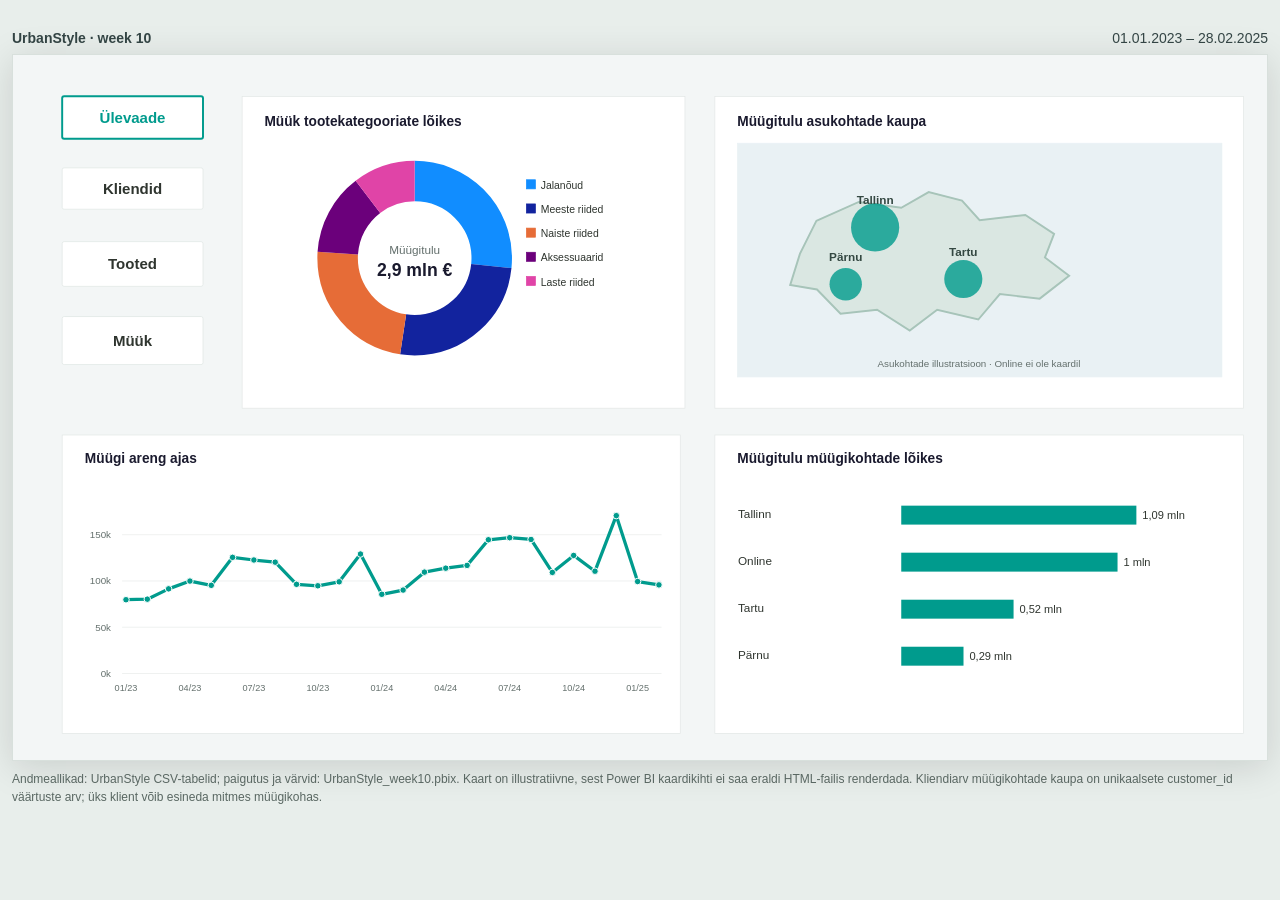
<file: docs/week10/UrbanStyle_week10_line_dashboard.html>
<!doctype html><html lang="et"><head><meta charset="utf-8"><meta name="viewport" content="width=device-width,initial-scale=1"><title>UrbanStyle | week 10 – joondiagramm</title><style>body{margin:0;background:#e8eeeb;font-family:Arial,sans-serif}main{max-width:1500px;margin:18px auto;padding:12px}.intro{display:flex;justify-content:space-between;gap:10px;align-items:center;font-size:14px;color:#344;margin-bottom:8px}.frame{background:#F3F6F6;box-shadow:0 6px 35px #0002;border:1px solid #d8e0dc}.frame svg{width:100%;display:block}.nav{cursor:pointer}.nav:focus{outline:none}.nav:focus rect{stroke:#009B8D;stroke-width:4}.nav text{pointer-events:none}.nav:hover rect{stroke:#009B8D;stroke-width:3}.tip{position:fixed;display:none;pointer-events:none;background:#172a29;color:white;padding:8px 10px;border-radius:5px;font-size:13px;z-index:10}.foot{font-size:12px;color:#596762;line-height:1.5;margin-top:9px}@media(max-width:600px){main{padding:4px;margin:4px auto}.intro{font-size:11px}}</style></head><body><main><div class="intro"><strong>UrbanStyle · week 10</strong><span>01.01.2023 – 28.02.2025</span></div><div class="frame"><svg id="board" viewBox="0 0 1920 1080" xmlns="http://www.w3.org/2000/svg" role="img" aria-label="UrbanStyle interaktiivne Power BI dashboard"><rect width="1920" height="1080" fill="#F3F6F6"/><g id="content"></g></svg></div><div class="foot">Andmeallikad: UrbanStyle CSV-tabelid; paigutus ja värvid: UrbanStyle_week10.pbix. Kaart on illustratiivne, sest Power BI kaardikihti ei saa eraldi HTML-failis renderdada. Kliendiarv müügikohtade kaupa on unikaalsete customer_id väärtuste arv; üks klient võib esineda mitmes müügikohas.</div></main><div id="tip" class="tip"></div><script>const DATA={"monthly": {"2023-01": 79735.03, "2023-02": 80345.68, "2023-03": 91499.55, "2023-04": 99914.07, "2023-05": 95316.25, "2023-06": 125537.5, "2023-07": 122685.53, "2023-08": 120330.64, "2023-09": 96388.48, "2023-10": 94805.06, "2023-11": 99096.52, "2023-12": 129104.59, "2024-01": 85618.65, "2024-02": 90181.83, "2024-03": 109559.98, "2024-04": 113838.38, "2024-05": 116843.02, "2024-06": 144558.18, "2024-07": 146800.8, "2024-08": 144870.17, "2024-09": 109267.47, "2024-10": 127622.32, "2024-11": 110573.94, "2024-12": 170623.28, "2025-01": 99416.87, "2025-02": 95778.25}, "locations": [{"Müügikoht": "Online", "revenue": 1002107.02, "quantity": 6292, "customers": 1704}, {"Müügikoht": "Pärnu", "revenue": 288455.42, "quantity": 1829, "customers": 746}, {"Müügikoht": "Tallinn", "revenue": 1089374.68, "quantity": 6914, "customers": 1786}, {"Müügikoht": "Tartu", "revenue": 520374.92, "quantity": 3288, "customers": 1119}], "categories": [{"category": "aksessuaarid", "revenue": 392747.57, "quantity": 3228}, {"category": "jalanõusid", "revenue": 771742.72, "quantity": 3725}, {"category": "laste_riided", "revenue": 305236.27999999997, "quantity": 3675}, {"category": "meeste_riided", "revenue": 745687.16, "quantity": 4099}, {"category": "naiste_riided", "revenue": 684898.31, "quantity": 3596}], "total": 2900312.0400000005, "rows": 10086};const svg=document.getElementById('content'),ns='http://www.w3.org/2000/svg',tip=document.getElementById('tip');let active='overview';const fmt=n=>new Intl.NumberFormat('et-EE',{maximumFractionDigits:0}).format(n);function el(tag,attrs={},parent=svg,txt){const e=document.createElementNS(ns,tag);Object.entries(attrs).forEach(([k,v])=>e.setAttribute(k,v));if(txt!==undefined)e.textContent=txt;parent.appendChild(e);return e}function rect(x,y,w,h,fill,stroke='#E1E5E4'){return el('rect',{x,y,width:w,height:h,fill,stroke,'stroke-width':1})}function label(x,y,txt,size=21,color='#1A1A2E',weight=600,anchor='start'){return el('text',{x,y,'font-size':size,fill:color,'font-weight':weight,'text-anchor':anchor},svg,txt)}function tooltip(e,t){tip.textContent=t;tip.style.display='block';tip.style.left=Math.min(e.clientX+12,window.innerWidth-240)+'px';tip.style.top=(e.clientY+12)+'px'}function attach(e,t){e.style.cursor='help';e.addEventListener('mousemove',ev=>tooltip(ev,t));e.addEventListener('mouseleave',()=>tip.style.display='none')}const boxes=[[350.802,63.315,678,477.433],[1074.652,63.315,809.412,477.433],[75.294,581.818,946.31,456.898],[1074.652,581.818,809.412,456.898]];const nav=[['overview','Ülevaade',63.315,65.027],['customers','Kliendid',172.834,63.316],['products','Tooted',285.775,68.449],['sales','Müük',400.428,73.583]];function draw(){svg.replaceChildren();boxes.forEach(([x,y,w,h])=>rect(x,y,w,h,'#FFFFFF'));nav.forEach(([id,name,y,h])=>{let g=el('g',{class:'nav',tabindex:0,role:'button','aria-label':name});el('rect',{x:75.294,y,width:215.615,height:h,rx:3,fill:'#FFFFFF',stroke:active===id?'#009B8D':'#DEE5E2','stroke-width':active===id?3:1},g);el('text',{x:183,y:y+h/2+8,'text-anchor':'middle','font-size':23,'font-weight':600,fill:active===id?'#009B8D':'#2F352F'},g,name);g.addEventListener('click',()=>{active=id;draw()});g.addEventListener('keydown',e=>{if(e.key==='Enter'||e.key===' '){e.preventDefault();active=id;draw()}})});donut();map();timeline();comparison()}
function donut(){label(385,109,'Müük tootekategooriate lõikes');const order=['jalanõusid','meeste_riided','naiste_riided','aksessuaarid','laste_riided'];const names=['Jalanõud','Meeste riided','Naiste riided','Aksessuaarid','Laste riided'];const colors=['#118DFF','#12239E','#E66C37','#6B007B','#E044A7'];const sum=DATA.categories.reduce((a,b)=>a+b.revenue,0),r=118,c=2*Math.PI*r;let offset=0;order.forEach((id,i)=>{let v=DATA.categories.find(d=>d.category===id)?.revenue||0,arc=v/sum*c;let circ=el('circle',{cx:615,cy:311,r,fill:'none',stroke:colors[i],'stroke-width':62,'stroke-dasharray':`${arc} ${c-arc}`,'stroke-dashoffset':-offset,transform:'rotate(-90 615 311)'});attach(circ,names[i]+': '+fmt(v)+' €');offset+=arc;rect(786,191+i*37,14,14,colors[i],colors[i]);label(808,205+i*37,names[i],16,'#2F352F',400)});label(615,304,'Müügitulu',18,'#64706D',400,'middle');label(615,338,(DATA.total/1e6).toLocaleString('et-EE',{maximumFractionDigits:2})+' mln €',27,'#1A1A2E',700,'middle')}
function map(){label(1109,109,'Müügitulu asukohtade kaupa');rect(1109,135,742,358,'#E9F1F4','#E9F1F4');const p=el('path',{d:'M1230 254 L1295 225 1360 234 1402 210 1453 223 1480 253 1550 245 1594 274 1580 310 1617 338 1572 373 1511 366 1478 405 1415 390 1373 422 1323 390 1267 396 1231 359 1190 352 1205 304Z',fill:'#DAE7E2',stroke:'#A7C4B9','stroke-width':3});const spots=[['Tallinn',1320,264],['Tartu',1455,343],['Pärnu',1275,351]];spots.forEach(([name,x,y])=>{let v=DATA.locations.find(d=>d.Müügikoht===name)?.revenue||0;const circle=el('circle',{cx:x,cy:y,r:12+25*Math.sqrt(v/1100000),fill:'#009B8D',opacity:.8});attach(circle,name+': '+fmt(v)+' €');label(x,y-36,name,18,'#344842',600,'middle')});label(1479,478,'Asukohtade illustratsioon · Online ei ole kaardil',15,'#64706D',400,'middle')}
function timeline(){label(110,625,'Müügi areng ajas');const vals=Object.entries(DATA.monthly);const left=173,right=989,top=692,bottom=947,max=180000;[0,50000,100000,150000].forEach(v=>{const y=bottom-v/max*(bottom-top);el('line',{x1:167,y1:y,x2:993,y2:y,stroke:'#E7EAE9'});label(150,y+5,Math.round(v/1000)+'k',15,'#64706D',400,'end')});const pts=vals.map(([month,v],i)=>({month,v,x:left+i*(right-left)/(vals.length-1),y:bottom-v/max*(bottom-top)}));const path=pts.map((p,i)=>(i?'L':'M')+p.x.toFixed(2)+' '+p.y.toFixed(2)).join(' ');el('path',{d:path,fill:'none',stroke:'#009B8D','stroke-width':5,'stroke-linecap':'round','stroke-linejoin':'round'});pts.forEach((p,i)=>{const dot=el('circle',{cx:p.x,cy:p.y,r:5,fill:'#009B8D',stroke:'#FFFFFF','stroke-width':1.5});attach(dot,p.month+': '+fmt(p.v)+' €');const hit=el('circle',{cx:p.x,cy:p.y,r:13,fill:'transparent'});attach(hit,p.month+': '+fmt(p.v)+' €');if(i%3===0)label(p.x,974,p.month.slice(5)+'/'+p.month.slice(2,4),14,'#64706D',400,'middle')})}
function comparison(){let title,metric,items,color;if(active==='overview'){title='Müügitulu müügikohtade lõikes';metric='revenue';items=DATA.locations.map(d=>[d.Müügikoht,d.revenue]);color='#009B8D'}else if(active==='customers'){title='Ostnud klientide arv müügikohtade lõikes';metric='customers';items=DATA.locations.map(d=>[d.Müügikoht,d.customers]);color='#C47A50'}else if(active==='products'){title='Müüdud kogus tootekategooriate lõikes';metric='quantity';items=DATA.categories.map(d=>[({'jalanõusid':'Jalanõud','meeste_riided':'Meeste riided','naiste_riided':'Naiste riided','aksessuaarid':'Aksessuaarid','laste_riided':'Laste riided'})[d.category]||d.category,d.quantity]);color='#C47A50'}else{title='Müüdud kogus müügikohtade lõikes';metric='quantity';items=DATA.locations.map(d=>[d.Müügikoht,d.quantity]);color='#C47A50'}items.sort((a,b)=>b[1]-a[1]);label(1109,625,title,21);const max=Math.max(...items.map(x=>x[1]));items.forEach(([name,v],i)=>{const y=690+i*(items.length===5?61:72),w=v/max*360;label(1110,y+19,name,18,'#2F352F',400);const bar=el('rect',{x:1360,y,width:w,height:29,fill:color});attach(bar,name+': '+fmt(v)+(metric==='revenue'?' €':''));label(1369+w,y+21,metric==='revenue'?(v/1e6).toLocaleString('et-EE',{maximumFractionDigits:2})+' mln':fmt(v),17,'#2F352F',400)})}draw();</script></body></html>
</file>
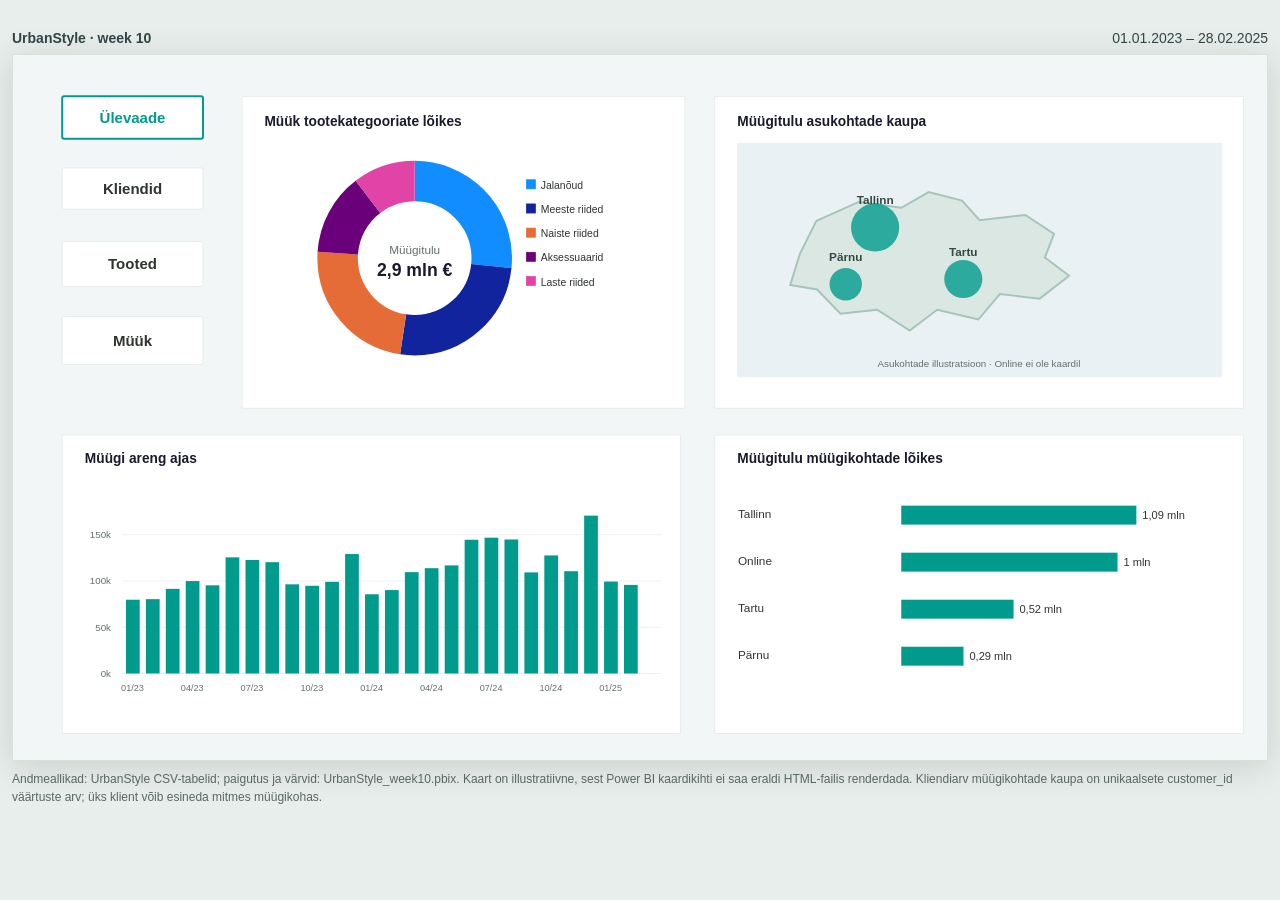
<file: docs/week10/UrbanStyle_week10_parandatud_dashboard.html>
<!doctype html><html lang="et"><head><meta charset="utf-8"><meta name="viewport" content="width=device-width,initial-scale=1"><title>UrbanStyle | week 10</title><style>body{margin:0;background:#e8eeeb;font-family:Arial,sans-serif}main{max-width:1500px;margin:18px auto;padding:12px}.intro{display:flex;justify-content:space-between;gap:10px;align-items:center;font-size:14px;color:#344;margin-bottom:8px}.frame{background:#F3F6F6;box-shadow:0 6px 35px #0002;border:1px solid #d8e0dc}.frame svg{width:100%;display:block}.nav{cursor:pointer}.nav:focus{outline:none}.nav:focus rect{stroke:#009B8D;stroke-width:4}.nav text{pointer-events:none}.nav:hover rect{stroke:#009B8D;stroke-width:3}.tip{position:fixed;display:none;pointer-events:none;background:#172a29;color:white;padding:8px 10px;border-radius:5px;font-size:13px;z-index:10}.foot{font-size:12px;color:#596762;line-height:1.5;margin-top:9px}@media(max-width:600px){main{padding:4px;margin:4px auto}.intro{font-size:11px}}</style></head><body><main><div class="intro"><strong>UrbanStyle · week 10</strong><span>01.01.2023 – 28.02.2025</span></div><div class="frame"><svg id="board" viewBox="0 0 1920 1080" xmlns="http://www.w3.org/2000/svg" role="img" aria-label="UrbanStyle interaktiivne Power BI dashboard"><rect width="1920" height="1080" fill="#F3F6F6"/><g id="content"></g></svg></div><div class="foot">Andmeallikad: UrbanStyle CSV-tabelid; paigutus ja värvid: UrbanStyle_week10.pbix. Kaart on illustratiivne, sest Power BI kaardikihti ei saa eraldi HTML-failis renderdada. Kliendiarv müügikohtade kaupa on unikaalsete customer_id väärtuste arv; üks klient võib esineda mitmes müügikohas.</div></main><div id="tip" class="tip"></div><script>const DATA={"monthly": {"2023-01": 79735.03, "2023-02": 80345.68, "2023-03": 91499.55, "2023-04": 99914.07, "2023-05": 95316.25, "2023-06": 125537.5, "2023-07": 122685.53, "2023-08": 120330.64, "2023-09": 96388.48, "2023-10": 94805.06, "2023-11": 99096.52, "2023-12": 129104.59, "2024-01": 85618.65, "2024-02": 90181.83, "2024-03": 109559.98, "2024-04": 113838.38, "2024-05": 116843.02, "2024-06": 144558.18, "2024-07": 146800.8, "2024-08": 144870.17, "2024-09": 109267.47, "2024-10": 127622.32, "2024-11": 110573.94, "2024-12": 170623.28, "2025-01": 99416.87, "2025-02": 95778.25}, "locations": [{"Müügikoht": "Online", "revenue": 1002107.02, "quantity": 6292, "customers": 1704}, {"Müügikoht": "Pärnu", "revenue": 288455.42, "quantity": 1829, "customers": 746}, {"Müügikoht": "Tallinn", "revenue": 1089374.68, "quantity": 6914, "customers": 1786}, {"Müügikoht": "Tartu", "revenue": 520374.92, "quantity": 3288, "customers": 1119}], "categories": [{"category": "aksessuaarid", "revenue": 392747.57, "quantity": 3228}, {"category": "jalanõusid", "revenue": 771742.72, "quantity": 3725}, {"category": "laste_riided", "revenue": 305236.27999999997, "quantity": 3675}, {"category": "meeste_riided", "revenue": 745687.16, "quantity": 4099}, {"category": "naiste_riided", "revenue": 684898.31, "quantity": 3596}], "total": 2900312.0400000005, "rows": 10086};const svg=document.getElementById('content'),ns='http://www.w3.org/2000/svg',tip=document.getElementById('tip');let active='overview';const fmt=n=>new Intl.NumberFormat('et-EE',{maximumFractionDigits:0}).format(n);function el(tag,attrs={},parent=svg,txt){const e=document.createElementNS(ns,tag);Object.entries(attrs).forEach(([k,v])=>e.setAttribute(k,v));if(txt!==undefined)e.textContent=txt;parent.appendChild(e);return e}function rect(x,y,w,h,fill,stroke='#E1E5E4'){return el('rect',{x,y,width:w,height:h,fill,stroke,'stroke-width':1})}function label(x,y,txt,size=21,color='#1A1A2E',weight=600,anchor='start'){return el('text',{x,y,'font-size':size,fill:color,'font-weight':weight,'text-anchor':anchor},svg,txt)}function tooltip(e,t){tip.textContent=t;tip.style.display='block';tip.style.left=Math.min(e.clientX+12,window.innerWidth-240)+'px';tip.style.top=(e.clientY+12)+'px'}function attach(e,t){e.style.cursor='help';e.addEventListener('mousemove',ev=>tooltip(ev,t));e.addEventListener('mouseleave',()=>tip.style.display='none')}const boxes=[[350.802,63.315,678,477.433],[1074.652,63.315,809.412,477.433],[75.294,581.818,946.31,456.898],[1074.652,581.818,809.412,456.898]];const nav=[['overview','Ülevaade',63.315,65.027],['customers','Kliendid',172.834,63.316],['products','Tooted',285.775,68.449],['sales','Müük',400.428,73.583]];function draw(){svg.replaceChildren();boxes.forEach(([x,y,w,h])=>rect(x,y,w,h,'#FFFFFF'));nav.forEach(([id,name,y,h])=>{let g=el('g',{class:'nav',tabindex:0,role:'button','aria-label':name});el('rect',{x:75.294,y,width:215.615,height:h,rx:3,fill:'#FFFFFF',stroke:active===id?'#009B8D':'#DEE5E2','stroke-width':active===id?3:1},g);el('text',{x:183,y:y+h/2+8,'text-anchor':'middle','font-size':23,'font-weight':600,fill:active===id?'#009B8D':'#2F352F'},g,name);g.addEventListener('click',()=>{active=id;draw()});g.addEventListener('keydown',e=>{if(e.key==='Enter'||e.key===' '){e.preventDefault();active=id;draw()}})});donut();map();timeline();comparison()}
function donut(){label(385,109,'Müük tootekategooriate lõikes');const order=['jalanõusid','meeste_riided','naiste_riided','aksessuaarid','laste_riided'];const names=['Jalanõud','Meeste riided','Naiste riided','Aksessuaarid','Laste riided'];const colors=['#118DFF','#12239E','#E66C37','#6B007B','#E044A7'];const sum=DATA.categories.reduce((a,b)=>a+b.revenue,0),r=118,c=2*Math.PI*r;let offset=0;order.forEach((id,i)=>{let v=DATA.categories.find(d=>d.category===id)?.revenue||0,arc=v/sum*c;let circ=el('circle',{cx:615,cy:311,r,fill:'none',stroke:colors[i],'stroke-width':62,'stroke-dasharray':`${arc} ${c-arc}`,'stroke-dashoffset':-offset,transform:'rotate(-90 615 311)'});attach(circ,names[i]+': '+fmt(v)+' €');offset+=arc;rect(786,191+i*37,14,14,colors[i],colors[i]);label(808,205+i*37,names[i],16,'#2F352F',400)});label(615,304,'Müügitulu',18,'#64706D',400,'middle');label(615,338,(DATA.total/1e6).toLocaleString('et-EE',{maximumFractionDigits:2})+' mln €',27,'#1A1A2E',700,'middle')}
function map(){label(1109,109,'Müügitulu asukohtade kaupa');rect(1109,135,742,358,'#E9F1F4','#E9F1F4');const p=el('path',{d:'M1230 254 L1295 225 1360 234 1402 210 1453 223 1480 253 1550 245 1594 274 1580 310 1617 338 1572 373 1511 366 1478 405 1415 390 1373 422 1323 390 1267 396 1231 359 1190 352 1205 304Z',fill:'#DAE7E2',stroke:'#A7C4B9','stroke-width':3});const spots=[['Tallinn',1320,264],['Tartu',1455,343],['Pärnu',1275,351]];spots.forEach(([name,x,y])=>{let v=DATA.locations.find(d=>d.Müügikoht===name)?.revenue||0;const circle=el('circle',{cx:x,cy:y,r:12+25*Math.sqrt(v/1100000),fill:'#009B8D',opacity:.8});attach(circle,name+': '+fmt(v)+' €');label(x,y-36,name,18,'#344842',600,'middle')});label(1479,478,'Asukohtade illustratsioon · Online ei ole kaardil',15,'#64706D',400,'middle')}
function timeline(){label(110,625,'Müügi areng ajas');const vals=Object.entries(DATA.monthly);[0,50000,100000,150000].forEach(v=>{const y=947-v/180000*255;el('line',{x1:167,y1:y,x2:993,y2:y,stroke:'#E7EAE9'});label(150,y+5,Math.round(v/1000)+'k',15,'#64706D',400,'end')});vals.forEach(([month,v],i)=>{let x=173+i*30.5,h=v/180000*255;const bar=el('rect',{x,y:947-h,width:21,height:h,fill:'#009B8D'});attach(bar,month+': '+fmt(v)+' €');if(i%3===0)label(x+10,974,month.slice(5)+'/'+month.slice(2,4),14,'#64706D',400,'middle')})}
function comparison(){let title,metric,items,color;if(active==='overview'){title='Müügitulu müügikohtade lõikes';metric='revenue';items=DATA.locations.map(d=>[d.Müügikoht,d.revenue]);color='#009B8D'}else if(active==='customers'){title='Ostnud klientide arv müügikohtade lõikes';metric='customers';items=DATA.locations.map(d=>[d.Müügikoht,d.customers]);color='#C47A50'}else if(active==='products'){title='Müüdud kogus tootekategooriate lõikes';metric='quantity';items=DATA.categories.map(d=>[({'jalanõusid':'Jalanõud','meeste_riided':'Meeste riided','naiste_riided':'Naiste riided','aksessuaarid':'Aksessuaarid','laste_riided':'Laste riided'})[d.category]||d.category,d.quantity]);color='#C47A50'}else{title='Müüdud kogus müügikohtade lõikes';metric='quantity';items=DATA.locations.map(d=>[d.Müügikoht,d.quantity]);color='#C47A50'}items.sort((a,b)=>b[1]-a[1]);label(1109,625,title,21);const max=Math.max(...items.map(x=>x[1]));items.forEach(([name,v],i)=>{const y=690+i*(items.length===5?61:72),w=v/max*360;label(1110,y+19,name,18,'#2F352F',400);const bar=el('rect',{x:1360,y,width:w,height:29,fill:color});attach(bar,name+': '+fmt(v)+(metric==='revenue'?' €':''));label(1369+w,y+21,metric==='revenue'?(v/1e6).toLocaleString('et-EE',{maximumFractionDigits:2})+' mln':fmt(v),17,'#2F352F',400)})}draw();</script></body></html>
</file>
<file: week0/style.css>
* {
  box-sizing: border-box;
}

body {
  margin: 0;
  min-height: 100vh;
  font-family: -apple-system, BlinkMacSystemFont, "Segoe UI", Roboto, Arial, sans-serif;
  background: #f5f5f3;
  color: #222;
  display: flex;
  align-items: center;
  justify-content: center;
}

.container {
  width: 100%;
  max-width: 760px;
  padding: 24px;
}

.card {
  background: white;
  border-radius: 20px;
  padding: 48px;
  text-align: center;
  box-shadow: 0 8px 30px rgba(0, 0, 0, 0.08);
}

.icon {
  font-size: 42px;
  margin-bottom: 18px;
}

.label {
  margin: 0 0 12px;
  font-size: 13px;
  font-weight: 700;
  letter-spacing: 0.12em;
  color: #777;
}

h1 {
  margin: 0 auto 16px;
  max-width: 600px;
  font-size: 32px;
  line-height: 1.2;
}

.description {
  max-width: 560px;
  margin: 0 auto 30px;
  font-size: 17px;
  line-height: 1.6;
  color: #666;
}

audio {
  width: 100%;
  max-width: 600px;
  height: 54px;
}

.hint {
  margin: 18px 0 0;
  font-size: 13px;
  color: #999;
}

@media (max-width: 600px) {
  .card {
    padding: 32px 22px;
  }

  h1 {
    font-size: 26px;
  }

  .description {
    font-size: 16px;
  }
}
</file>
